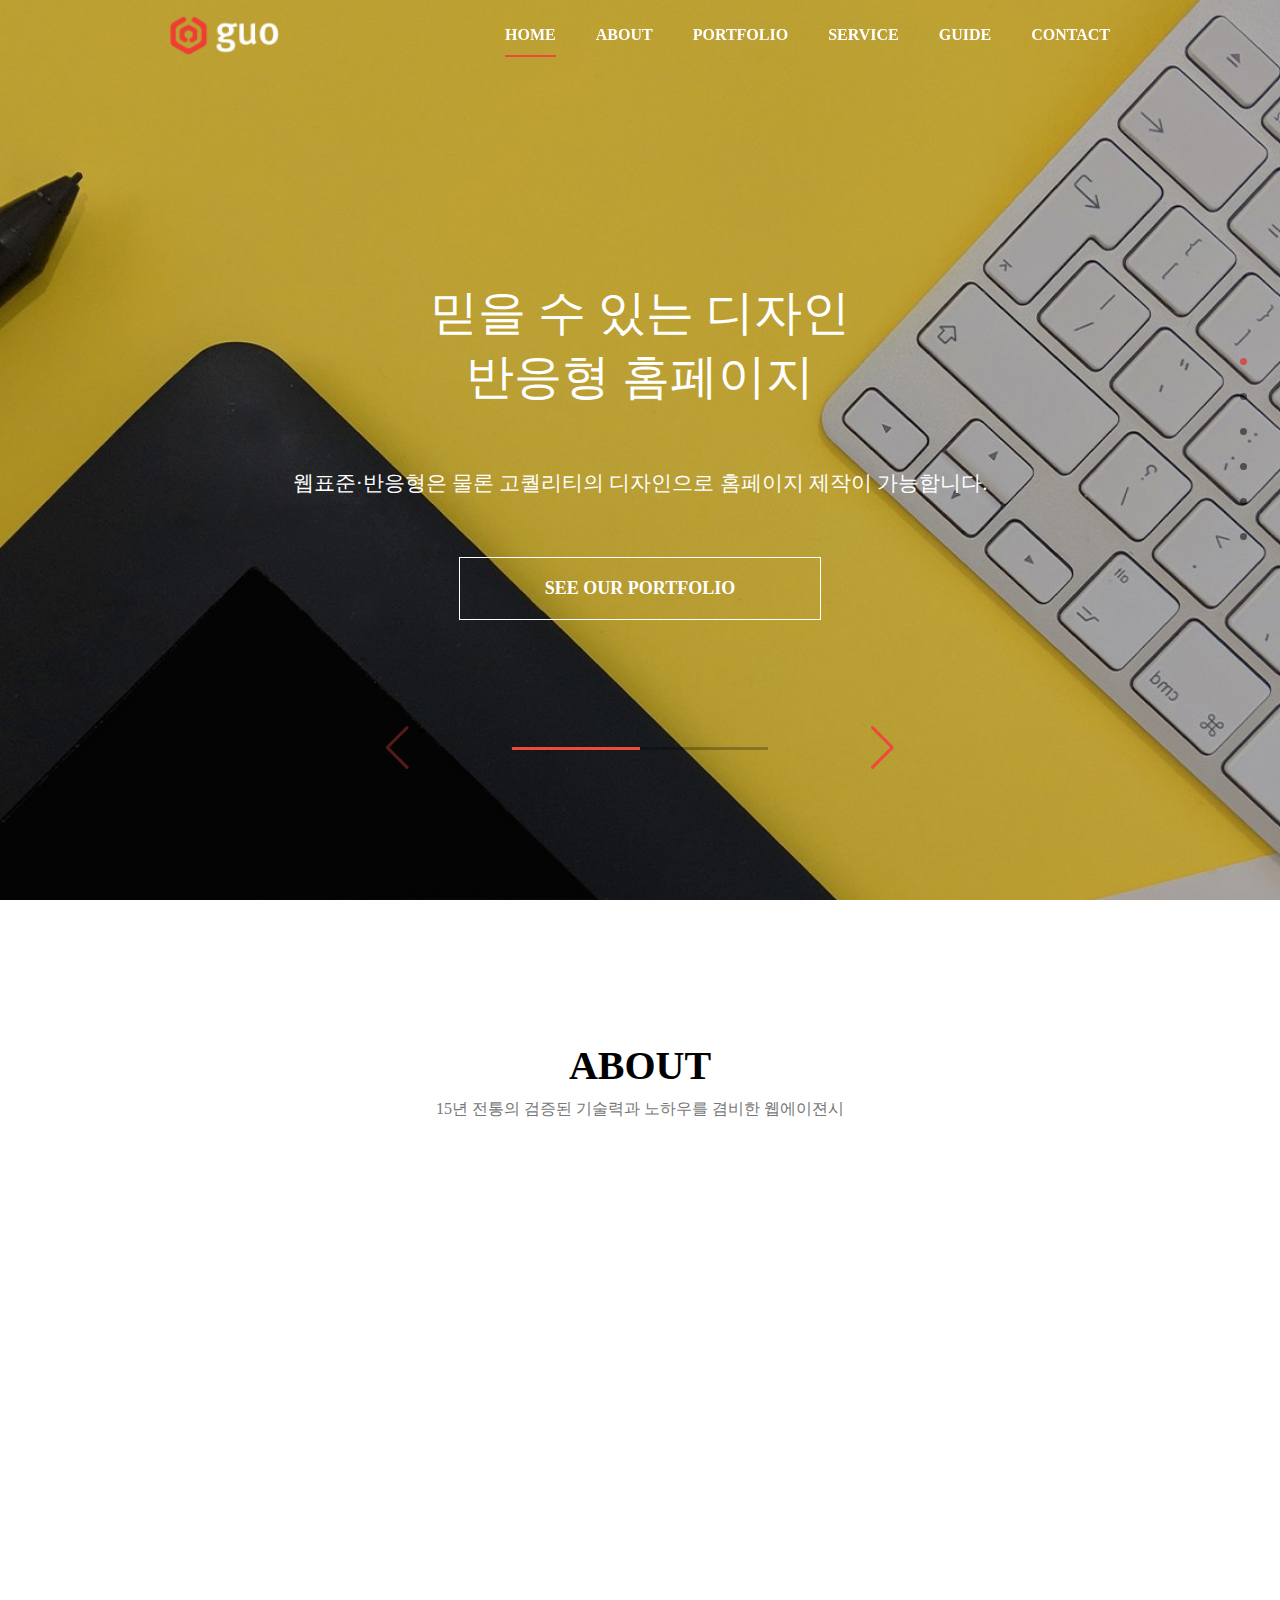
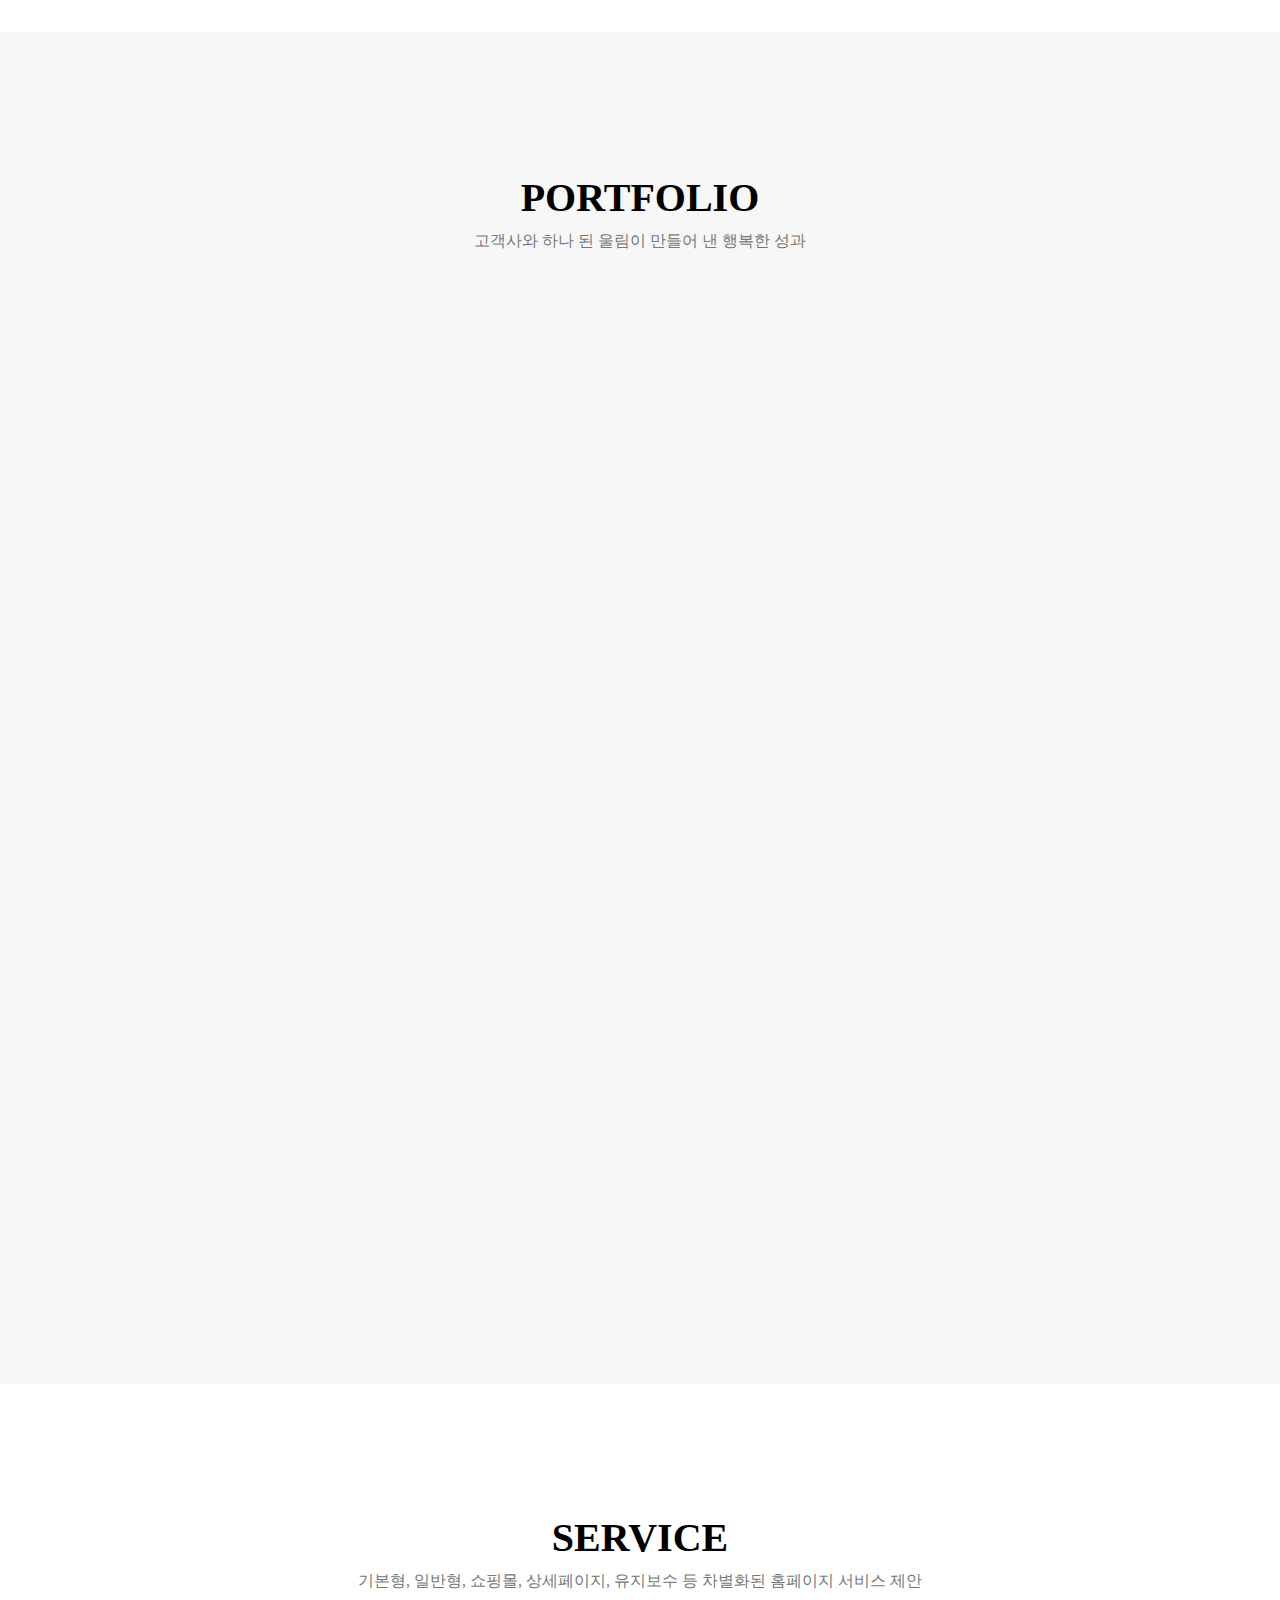
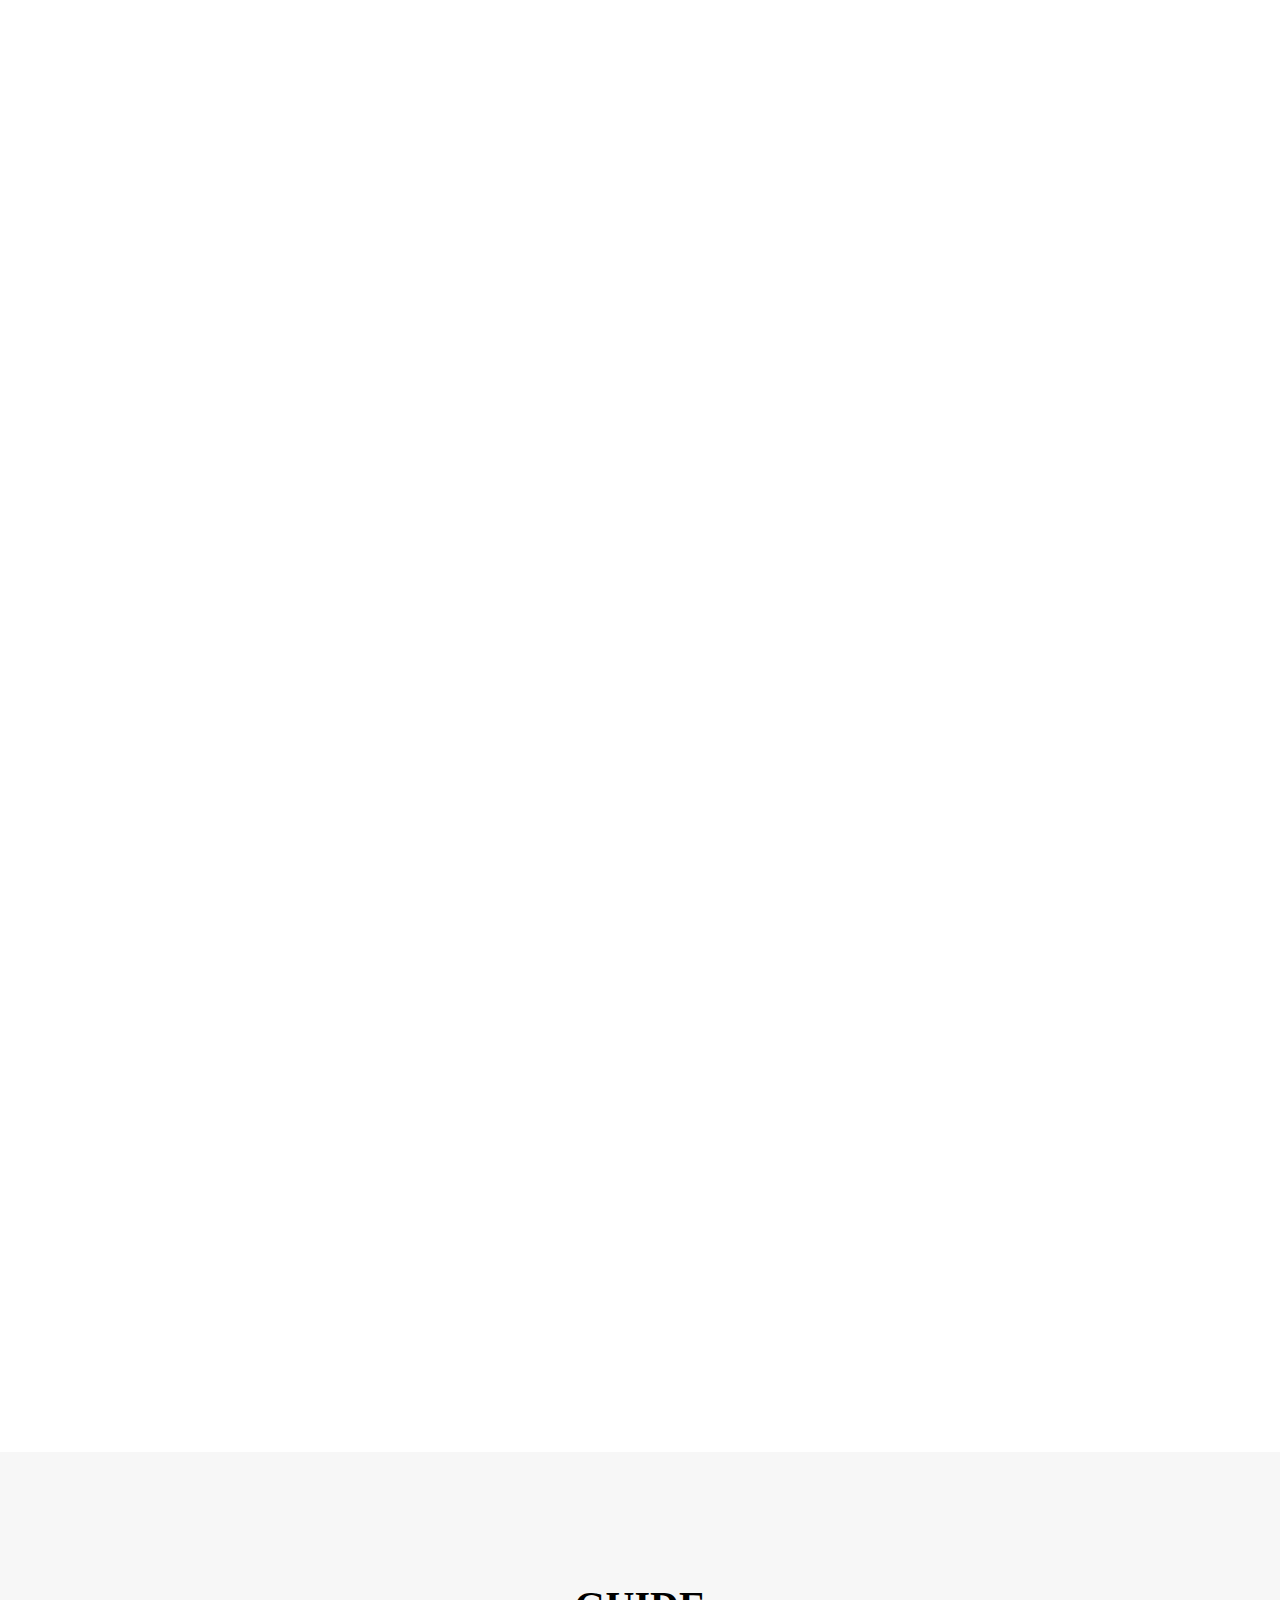
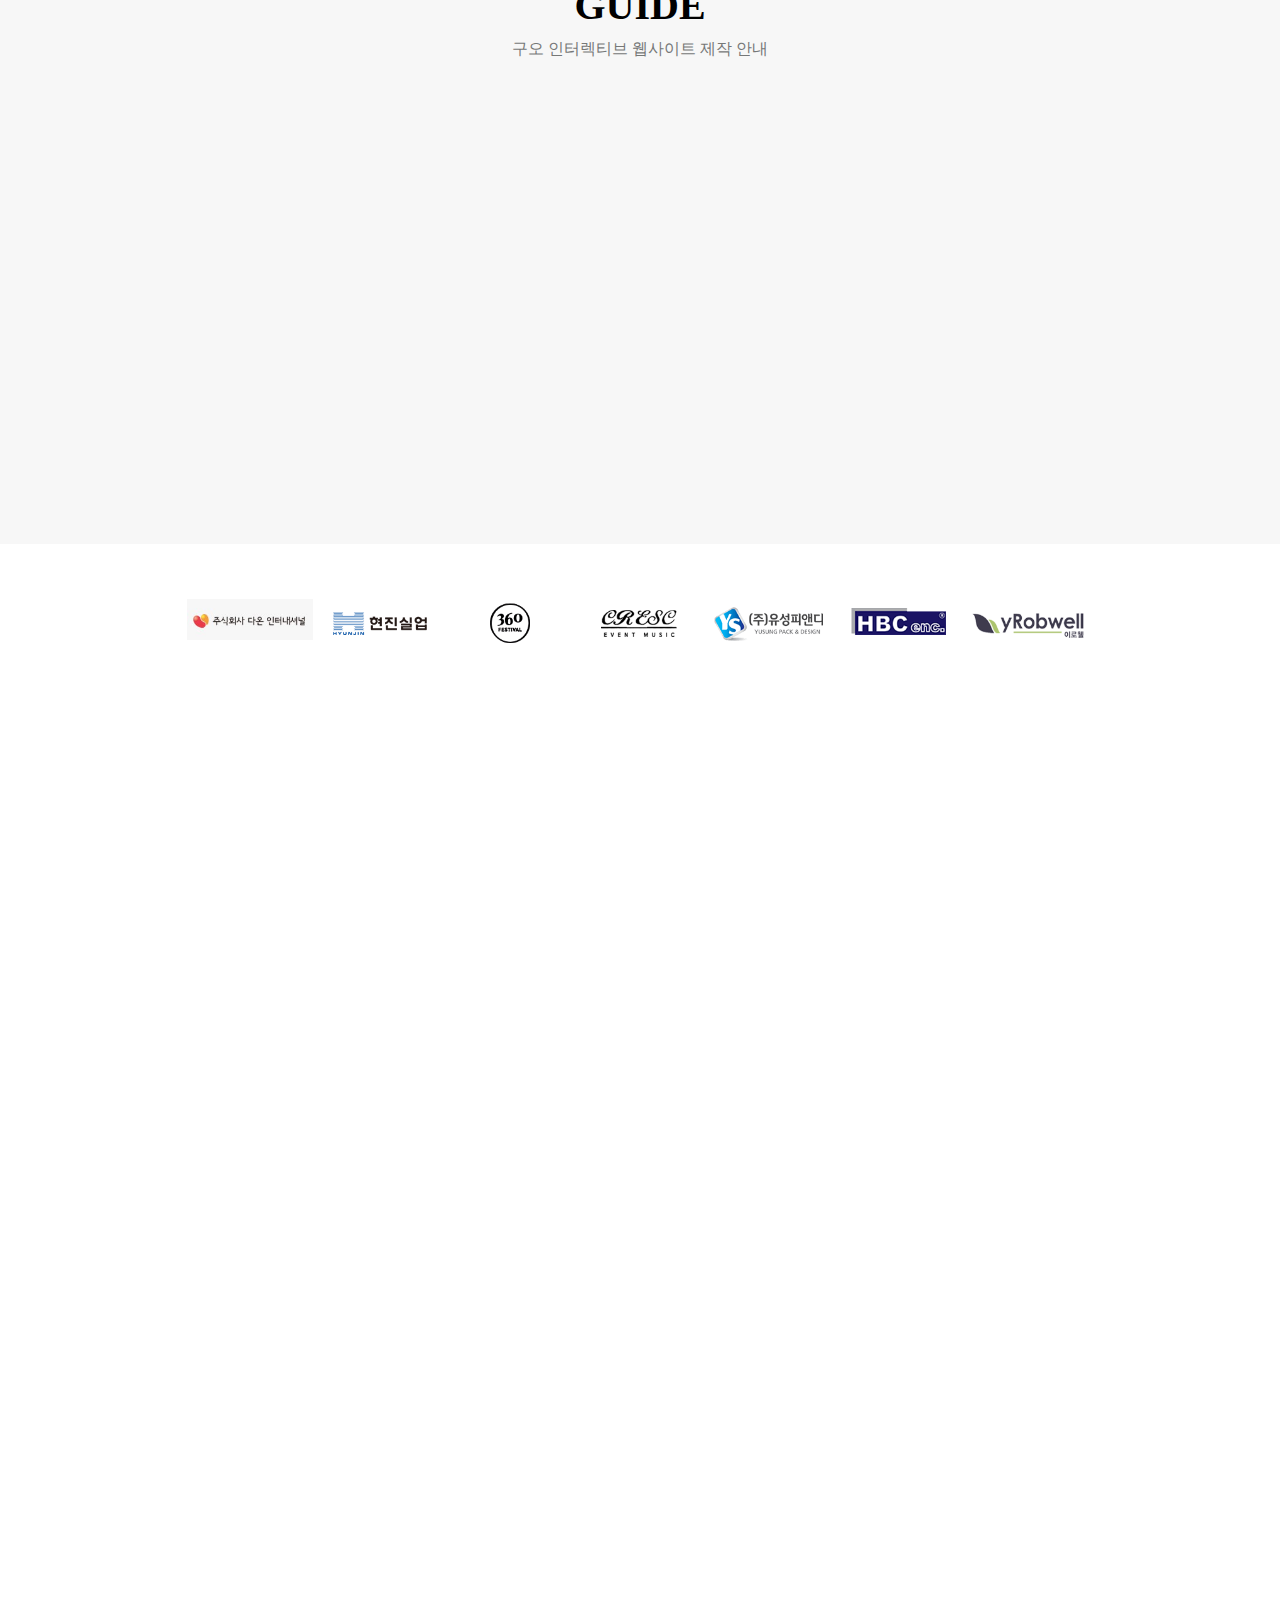
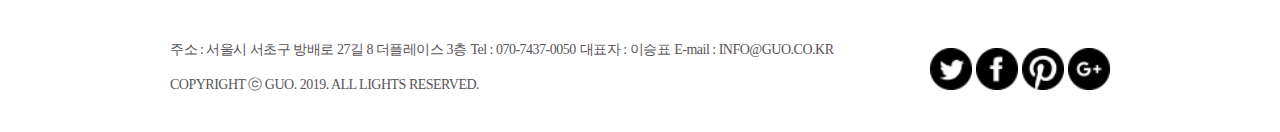
<file: project/project1/index.html>
﻿<!DOCTYPE html>
<html>
<head>
<title>guo</title>
<meta charset="utf-8">
<meta name="viewport" content="width=device-width, initial-scale=1.0, maximum-scale=1">
<link rel="stylesheet" href="css/swiper-bundle.min.css">      
<link rel="stylesheet" href="css/font-awesome.min.css">  
<link rel="stylesheet" href="css/font.css">         
<link rel="stylesheet" href="css/reset.css">      
<link rel="stylesheet" href="css/style.css">   
<script src="js/swiper-bundle.min.js"></script>     
<script src="js/jquery-1.10.1.min.js"></script> 
<script src="js/main.js"></script>      
</head>

    
<body>
    
<!--header-->    
<header id="header">
    <div class="top clearfix">
        <div class="top_inner">
            <div class="logo">
                <h1><a href=""><img src="images/logo-1.png" alt="logo"></a></h1>
            </div>
            <div class="menu">
                <nav id="gnb">
                    <ul>
                        <li><a href="">HOME</a></li>
                        <li><a href="">ABOUT</a></li>
                        <li><a href="">PORTFOLIO</a></li>
                        <li><a href="">SERVICE</a></li>
                        <li><a href="">GUIDE</a></li>
                        <li><a href="">CONTACT</a></li>
                    </ul>
                </nav>
                <a class="tab" href="">tab</a>
            </div>
        </div>    
    </div>
</header>
<div class="main_slider">
  <!-- Swiper -->
  <div class="swiper-container">
    <div class="swiper-wrapper">
        <div class="swiper-slide">
            <div class="slide-title">
                <span>믿을 수 있는 디자인
                <br>반응형 홈페이지</span>
                <p>웹표준·반응형은 물론 고퀄리티의 디자인으로 <br>홈페이지 제작이 가능합니다.</p>
                <div class="more">
                    <a href="">SEE OUR PORTFOLIO</a>
                </div>  
            </div>    
        </div>
        <div class="swiper-slide">
            <div class="slide-title">            
                <span>건설·건축·인테리어
                <br>홈페이지 전문</span>
                <p>인테리어·건축사사무소 홈페이지 제작을 전문으로 합니다.</p>
                <div class="more">
                    <a href="">SEE OUR SERVICES</a>
                </div>
            </div>                 
        </div>
        
    </div>    
    <!-- Add Pagination -->
    <div class="swiper-pagination"></div>
    <!-- Add Arrows -->
    <div class="swiper-button-next"></div>
    <div class="swiper-button-prev"></div>
</div>    
</div>    
    
<nav id="mobile">
    <ul>
        <li><a href="">HOME</a></li>
        <li><a href="">ABOUT</a></li>
        <li><a href="">PORTFOLIO</a></li>
        <li><a href="">SERVICE</a></li>
        <li><a href="">GUIDE</a></li>
        <li><a href="">CONTACT</a></li>
    </ul>
    <a class="close" href="">close</a>   
</nav>    
    
<!--section-->    
<section id="section">
    <div class="page1">
        <div class="title">
            <h2>ABOUT</h2>
            <P>15년 전통의 검증된 기술력과
            <br>노하우를 겸비한 웹에이젼시</P>
        </div>
        <div class="content1 clearfix">
            <ul>
                <li>
                    <a href="">
                        <div class="icon">
                            <img src="images/ic_phone.png" alt="ic_phone"></div>
                        <div class="text">
                            <dl>
                                <dt>웹사이트 제작</dt>
                                <dd>웹표준 및 웹접근성에 기반하여
                                <br>고퀄리티의 세련된 디자인과
                                <br>PC/태블릿/모바일의 화면크기에 따라
                                <br>레이아웃이 바뀌는
                                <br>반응형 홈페이지를 제작합니다.</dd>
                                <br><span>SEE DETAILS</span>
                            </dl>    
                        </div>
                    </a>    
                </li>
                <li>
                    <a href="">
                        <div class="icon">
                            <img src="images/ic_ruler.png" alt="ic_ruler"></div>
                        <div class="text">
                            <dl>
                                <dt>호스팅·유지보수</dt>
                                <dd>홈페이지 유지 보수는
                                <br>제작만큼 중요 합니다.
                                <br>구오에서는 고객과의 끊임없는
                                <br>의사소통을 통해 신속하고
                                <br>정확하게 처리해드립니다.</dd>
                                <br><span>SEE DETAILS</span>
                            </dl>    
                        </div>
                    </a>  
                </li>    
                <li>
                    <a href="">
                        <div class="icon">
                            <img src="images/ic_tool.png" alt="ic_tool">
                        </div>
                        <div class="text">
                            <dl>
                                <dt>건축·인테리어 전문</dt>
                                <dd>건축 사무소, 인테리어 업체의
                                <br>홈페이지 제작을 전문으로 하여
                                <br>원하시는 디자인을
                                <br>적극 수용하고
                                <br>필요한 솔루션을 제공합니다.</dd>
                                <br><span>SEE DETAILS</span>
                            </dl>    
                        </div>
                    </a>  
                </li>  
            </ul>
        </div>
    </div>
    <div class="page2">
        <div class="title">
            <h2>PORTFOLIO</h2>
            <P>고객사와 하나 된 울림이 만들어 낸 행복한 성과</P>
        </div>
        <div class="content2 clearfix">
            <ul>
                <li>
                    <a href="">
                        <div class="img">
                            <img src="images/portfolio1.jpg" alt="portfolio1">
                        </div>
                        <div class="text">
                            <strong>다온 인터렉티브</strong>
                            <span>영업용 템플릿 온라인 플랫폼 구축</span>
                        </div>
                    </a>
                </li>
                <li>
                    <a href="">
                        <div class="img">
                            <img src="images/portfolio2.jpg" alt="portfolio2">
                        </div>
                        <div class="text">
                            <strong>홈 스테리어</strong>
                            <span>리뉴얼 제작</span>
                        </div>
                    </a>
                </li>
                <li>
                    <a href="">
                        <div class="img">
                            <img src="images/portfolio3.jpg" alt="portfolio3">
                        </div>
                        <div class="text">
                            <strong>현진실업</strong>
                            <span>2016 디지털 캠페인</span>
                        </div>
                    </a>
                </li>
                <li>
                    <a href="">
                        <div class="img">
                            <img src="images/portfolio4.jpg" alt="portfolio4">
                        </div>
                        <div class="text">
                            <strong>올커머스</strong>
                            <span>비대면채널 전략 및 UXUI컨설팅</span>
                        </div>
                    </a>
                </li>
                <li>
                    <a href="">
                        <div class="img">
                            <img src="images/portfolio5.jpg" alt="portfolio5">
                        </div>
                        <div class="text">
                            <strong>운정의 아침</strong>
                            <span>서비스 온라인 플랫폼 구축</span>
                        </div>
                    </a>
                </li>
                <li>
                    <a href="">
                        <div class="img">
                            <img src="images/portfolio6.jpg" alt="portfolio6">
                        </div>
                        <div class="text">
                            <strong>어스엔</strong>
                            <span>APP 3.0 리뉴얼 구축</span>
                        </div>
                    </a>
                </li>
            </ul>
        </div> 
    </div>  
    <div class="page3">
        <div class="title">
            <h2>SERVICE</h2>
            <P>기본형, 일반형, 쇼핑몰, 상세페이지, 유지보수 등
            <br class="ti1">차별화된 홈페이지 서비스 제안</P>
        </div>
        <div class="content3">
            <ul>
                <li>
                    <a href="">
                        <div class="photo">
                            <img src="images/culture1.jpg" alt="culture1">
                        </div>
                        <div class="text">
                            <strong>WEBSITE
                            <br>합리적인 가격, 퀄리티 높은 홈페이지</strong>
                            <p>스마트폰이 대세인 시대,
                            <br>한번의 구축으로 PC는 물론 타블렛, 모바일 까지
                            <br>모든 기기에 맞게, 자동으로 화면이 유연하게 조절되어
                            <br>별도로 홈페이지를 따로 제작할 필요가 없습니다.</p>
                        </div>    
                    </a>
                </li>
                <li>
                    <a href="">
                        <div class="photo">
                            <img src="images/culture2.jpg" alt="culture2">
                        </div>
                        <div class="text">
                            <strong>SHOPPING MALL
                            <br>깔끔한 인터페이스, 소비심리유발  </strong>
                            <p>방문자의 유입패턴을 분석, 체계화 하여,
                            <br>어떤 컨텐츠를 찾는지, 구매연결
                            <br>상담연결까지 이끌어 내기 위한 시스템 노하우를 가지고
                            <br>쇼핑몰을 제작합니다.</p>
                        </div>
                    </a>
                </li>
                <li>
                    <a href="">
                        <div class="photo">
                            <img src="images/culture3.jpg" alt="culture3">
                        </div>
                        <div class="text">
                            <strong>DETALE PAGE
                            <br>제품정보를 효과적 전달, 상세페이지</strong>
                            <p>제품을 돋보이게 하는 깔끔한 디자인,
                            <br>직관적이고 보기 좋게 정보를 전달하는
                            <br>상세 페이지는
                            <br>고객의 소비심리를 유발하는데
                            <br>중요한 역할을 합니다.</p>
                        </div>
                    </a>
                </li>
                <li>
                    <a href="">
                        <div class="photo">
                            <img src="images/culture4.jpg" alt="culture4">
                        </div>
                        <div class="text">
                            <strong>MAINTENANCE
                            <br>홈페이지 유지관리 서비스</strong>
                            <p>불필요한 유지 보수 비용이 
                            <br>발생하지 않도록 각 기업에 맞는
                            <br>기본형 / 일반형 / 고급형의
                            <br>합리적인 유지보수 방법을 제안해 드립니다.</p>
                        </div>
                    </a>
                </li>
                <li>
                    <a href="">
                        <div class="photo">
                            <img src="images/culture5.jpg" alt="culture5">
                        </div>
                        <div class="text">
                            <strong>WORDPRESS
                            <br>워드프레스 홈페이지</strong>
                            <p>세계적으로는 다양한 웹브라우저들을 사용,
                            <br>반응형웹, SNS연동, 검색엔진 최적화, 손쉬운 관리로
                            <br>최고의 제작 노하우를 바탕으로 서비스를 제공합니다.</p>
                        </div>
                    </a>
                </li>
            </ul>
        </div>
    </div>
    <div class="page4">
        <div class="title">
            <h2>GUIDE</h2>
            <P>구오 인터렉티브 웹사이트 제작 안내</P>
        </div>
        <div class="content4 clearfix">
            <ul>
                <li>
                    <a href="">
                        <div class="banner">
                            <img src="images/img_award1.jpg" alt="award1">
                        </div>
                        <div class="text">
                            <dl>
                                <dt>웹사이트 제작안내</dt>
                                <dd>다양한 테마와 플러그인을 사용하여
                                <br>웹표준 및 웹접근성에 기반한
                                <br>홈페이지를 제작</dd>
                            </dl>
                        </div>
                    </a>
                </li>
                <li>
                    <a href="">
                        <div class="banner">
                            <img src="images/img_award2.jpg" alt="award2">
                        </div>
                        <div class="text">
                            <dl>
                                <dt>쇼핑몰 제작안내</dt>
                                <dd>다양한 솔루션과
                                <br>상세페이지 전문제작업체로써
                                <br>유지보수까지 해결</dd>
                            </dl>
                        </div>
                    </a>
                </li>
                <li>
                    <a href="">
                        <div class="banner">
                            <img src="images/img_award3.jpg" alt="award3">
                        </div>
                        <div class="text">
                            <dl>
                                <dt>상세페이지 제작안내</dt>
                                <dd>최적화된 상품기획 및
                                <br>컨셉과 디자인이 하나가 된
                                <br>맞춤제작 제공</dd>
                            </dl>
                        </div>
                    </a>
                </li>
            </ul>
        </div>
        <div class="award_list clearfix">
            <ul>
                <li><a href=""><img src="images/signature1.jpg" alt="award4"></a></li>
                <li><a href=""><img src="images/signature2.jpg" alt="award5"></a></li>
                <li><a href=""><img src="images/signature3.jpg" alt="award6"></a></li>
                <li><a href=""><img src="images/signature4.jpg" alt="award7"></a></li>
                <li><a href=""><img src="images/signature5.jpg" alt="award8"></a></li>
                <li><a href=""><img src="images/signature6.jpg" alt="award9"></a></li>
                <li><a href=""><img src="images/signature7.jpg" alt="award10"></a></li>
            </ul>
        </div>
    </div>

    <div class="page5">
        <div class="title">
            <h2>CONTACT US</h2>
            <P>다양한 경험과 노하우로 성공을 설계 합니다.</P>
        </div>  
        <div class="content5 clearfix">
            <form action="">
                <input type="text" value="" placeholder="YOUR NAME*" class="name">
                <input type="email" value="" placeholder="YOUR E-MAIL*" class="email">
                <input type="text" value="" placeholder="SUBJECT*" class="subject">
                <textarea class="message" placeholder="YOUR MESSAGE*"></textarea>
                <input type="submit" value="Send Message">
            </form>
        </div>
    </div>        
</section>
    
<!--footer-->    
<footer id="footer" class="clearfix">
    <div class="address">
        <span>주소 : 서울시 서초구 방배로 27길 8 더플레이스 3층</span>
        <span>Tel : 070-7437-0050</span>
        <br class="add1"><span><br class="add3">대표자 : 이승표</span>
        <span>E-mail : INFO@GUO.CO.KR</span>
        <br class="add2"><span>COPYRIGHT ⓒ GUO. 2019. ALL LIGHTS RESERVED.</span>
    </div>
    <div class="sns">
        <ul>
            <li><a href=""><img src="images/sns1.png" alt="sns1"></a></li>
            <li><a href=""><img src="images/sns2.png" alt="sns2"></a></li>
            <li><a href=""><img src="images/sns3.png" alt="sns3"></a></li>
            <li><a href=""><img src="images/sns4.png" alt="sns4"></a></li>
        </ul>
    </div>
</footer>
<div class="controller">
    <ul>
		<li><a href="">button1</a></li>
		<li><a href="">button2</a></li>
		<li><a href="">button3</a></li>
		<li><a href="">button4</a></li>
		<li><a href="">button5</a></li>
		<li><a href="">button6</a></li>
    </ul>    
</div>    
<div class="dim"></div>    
       
</body>
</html>
</file>
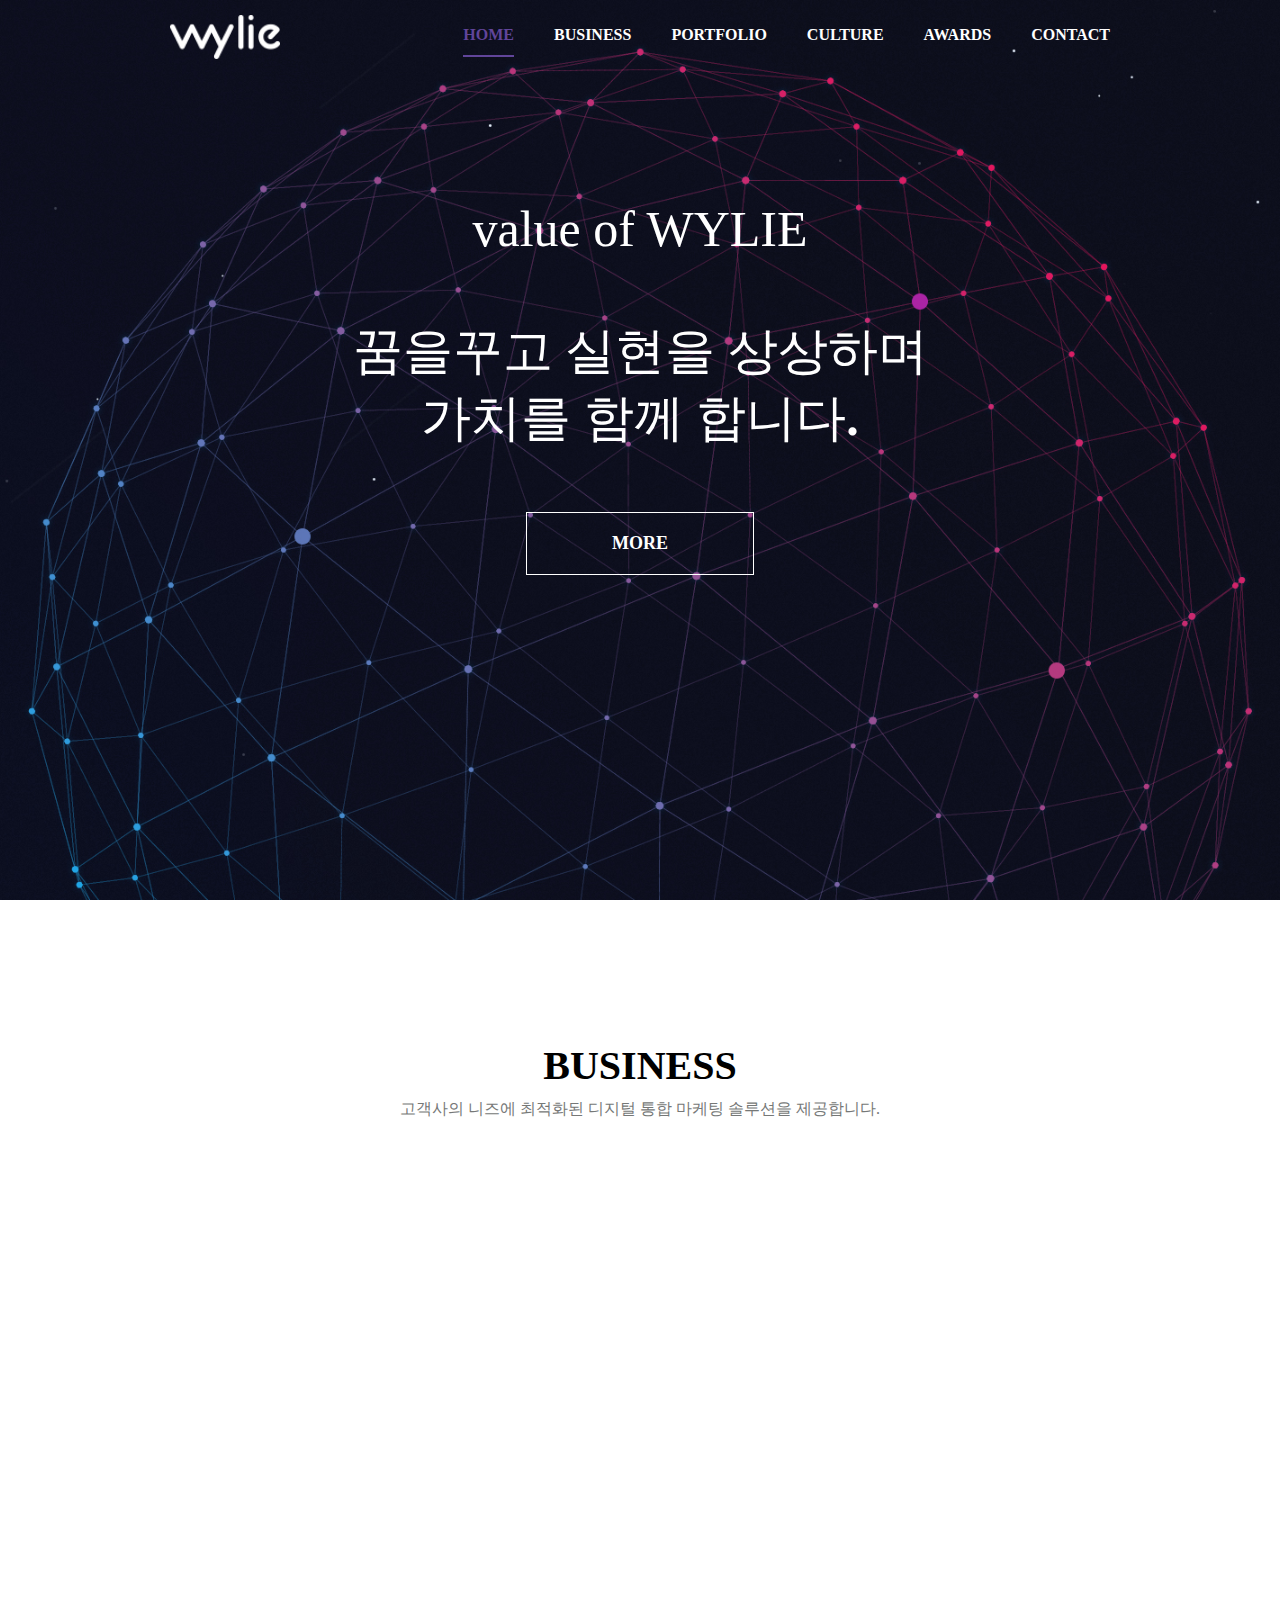
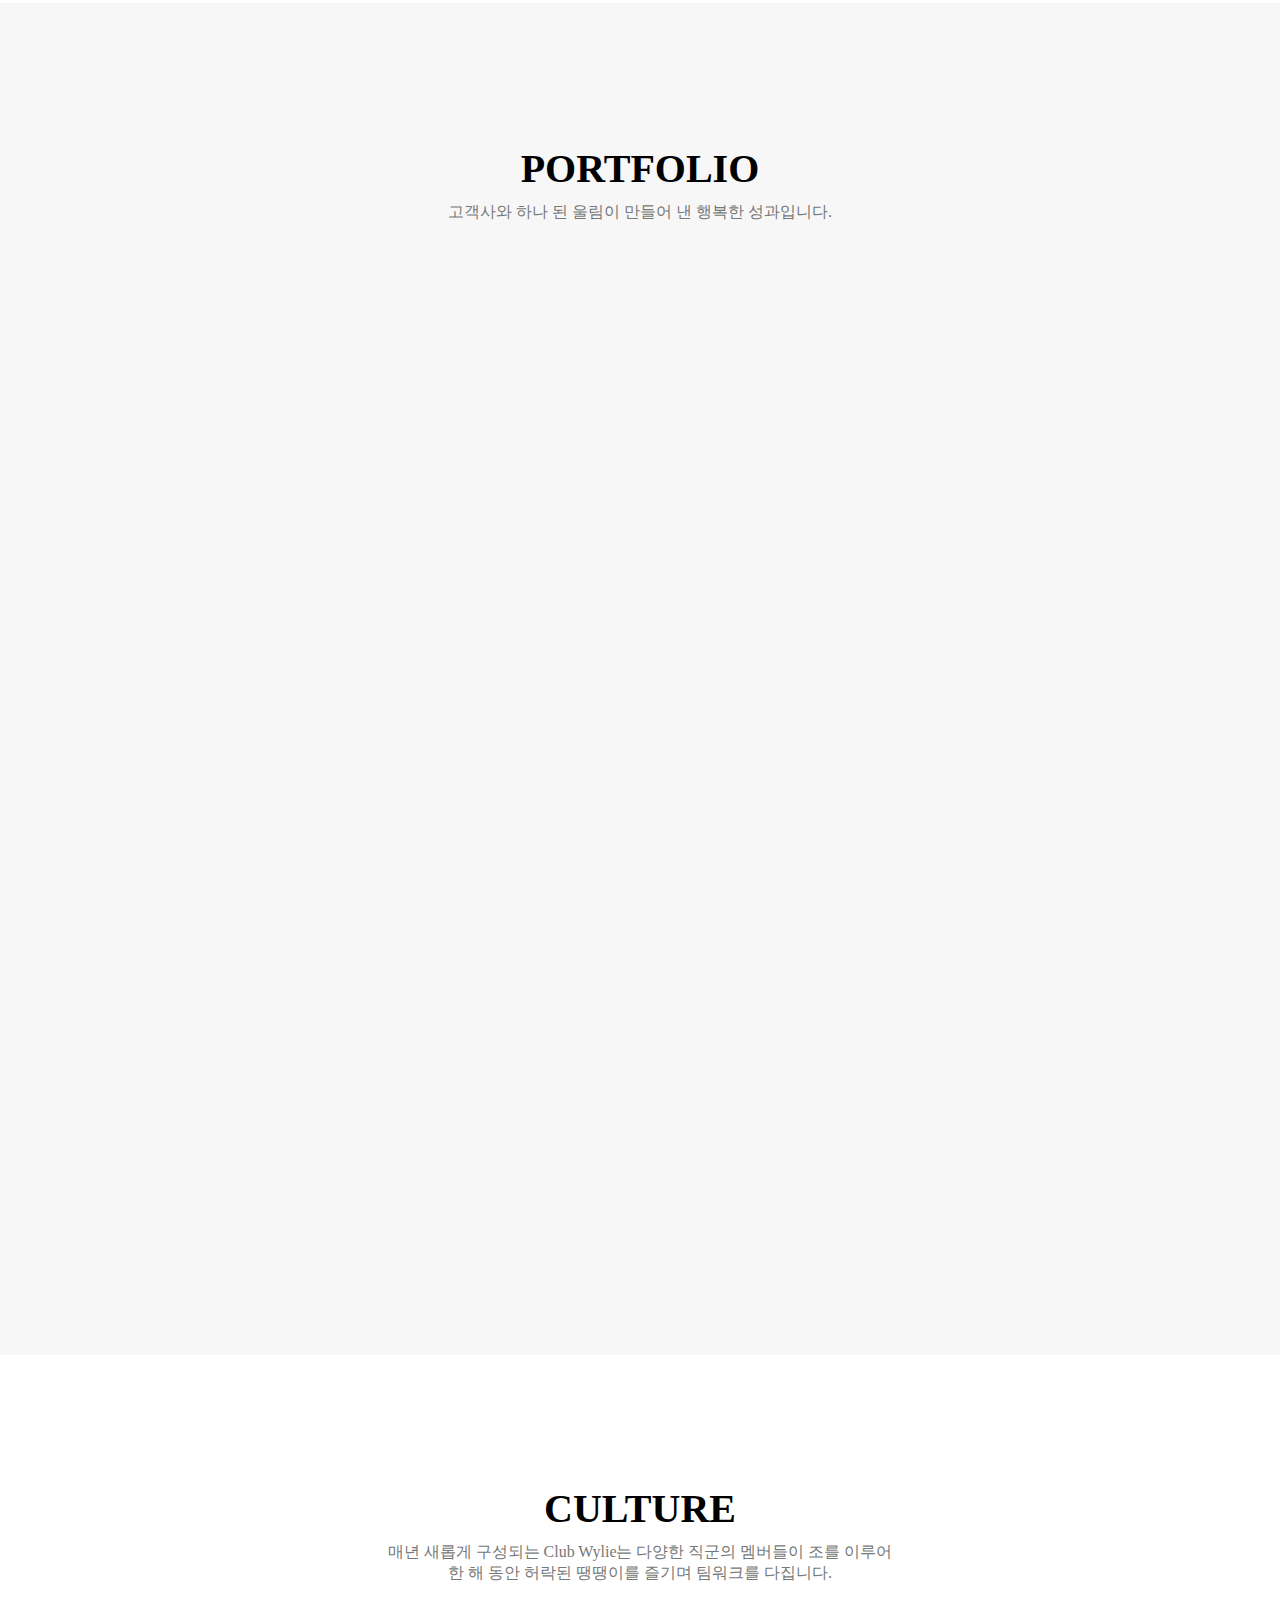
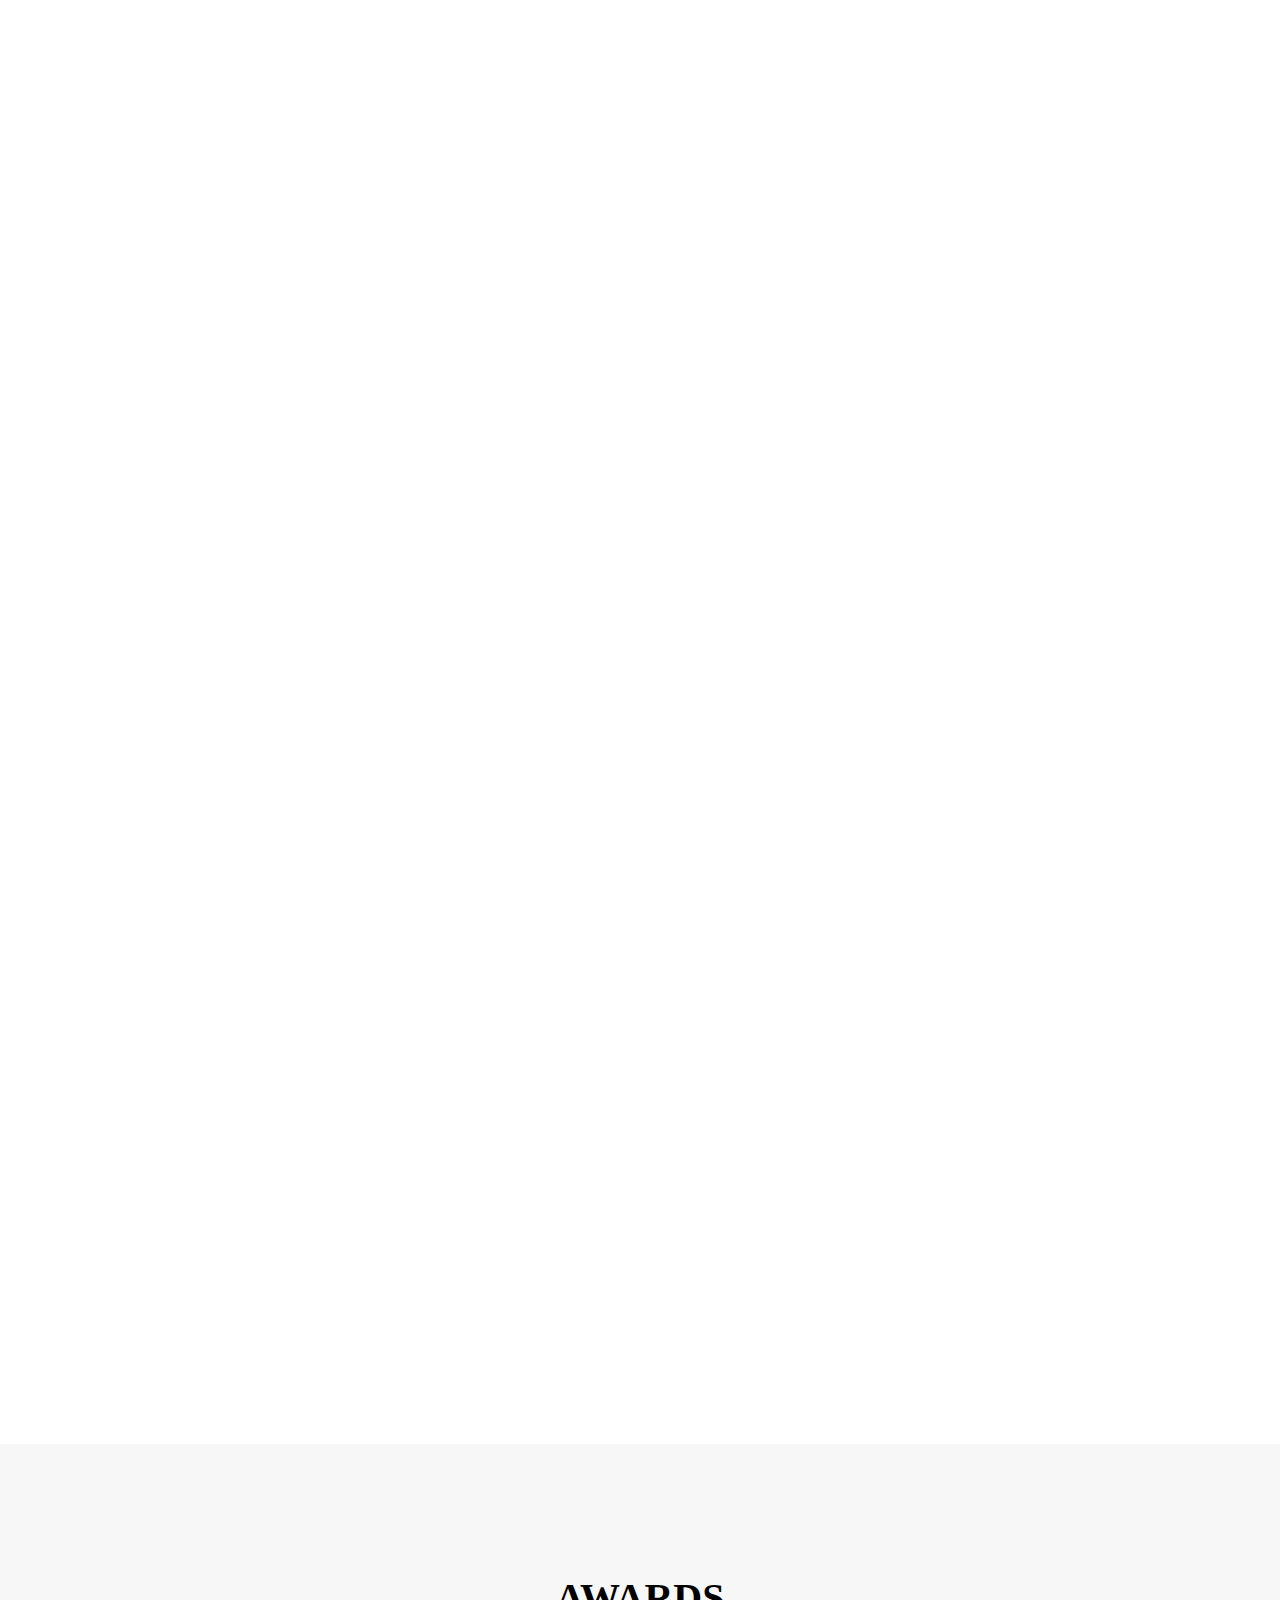
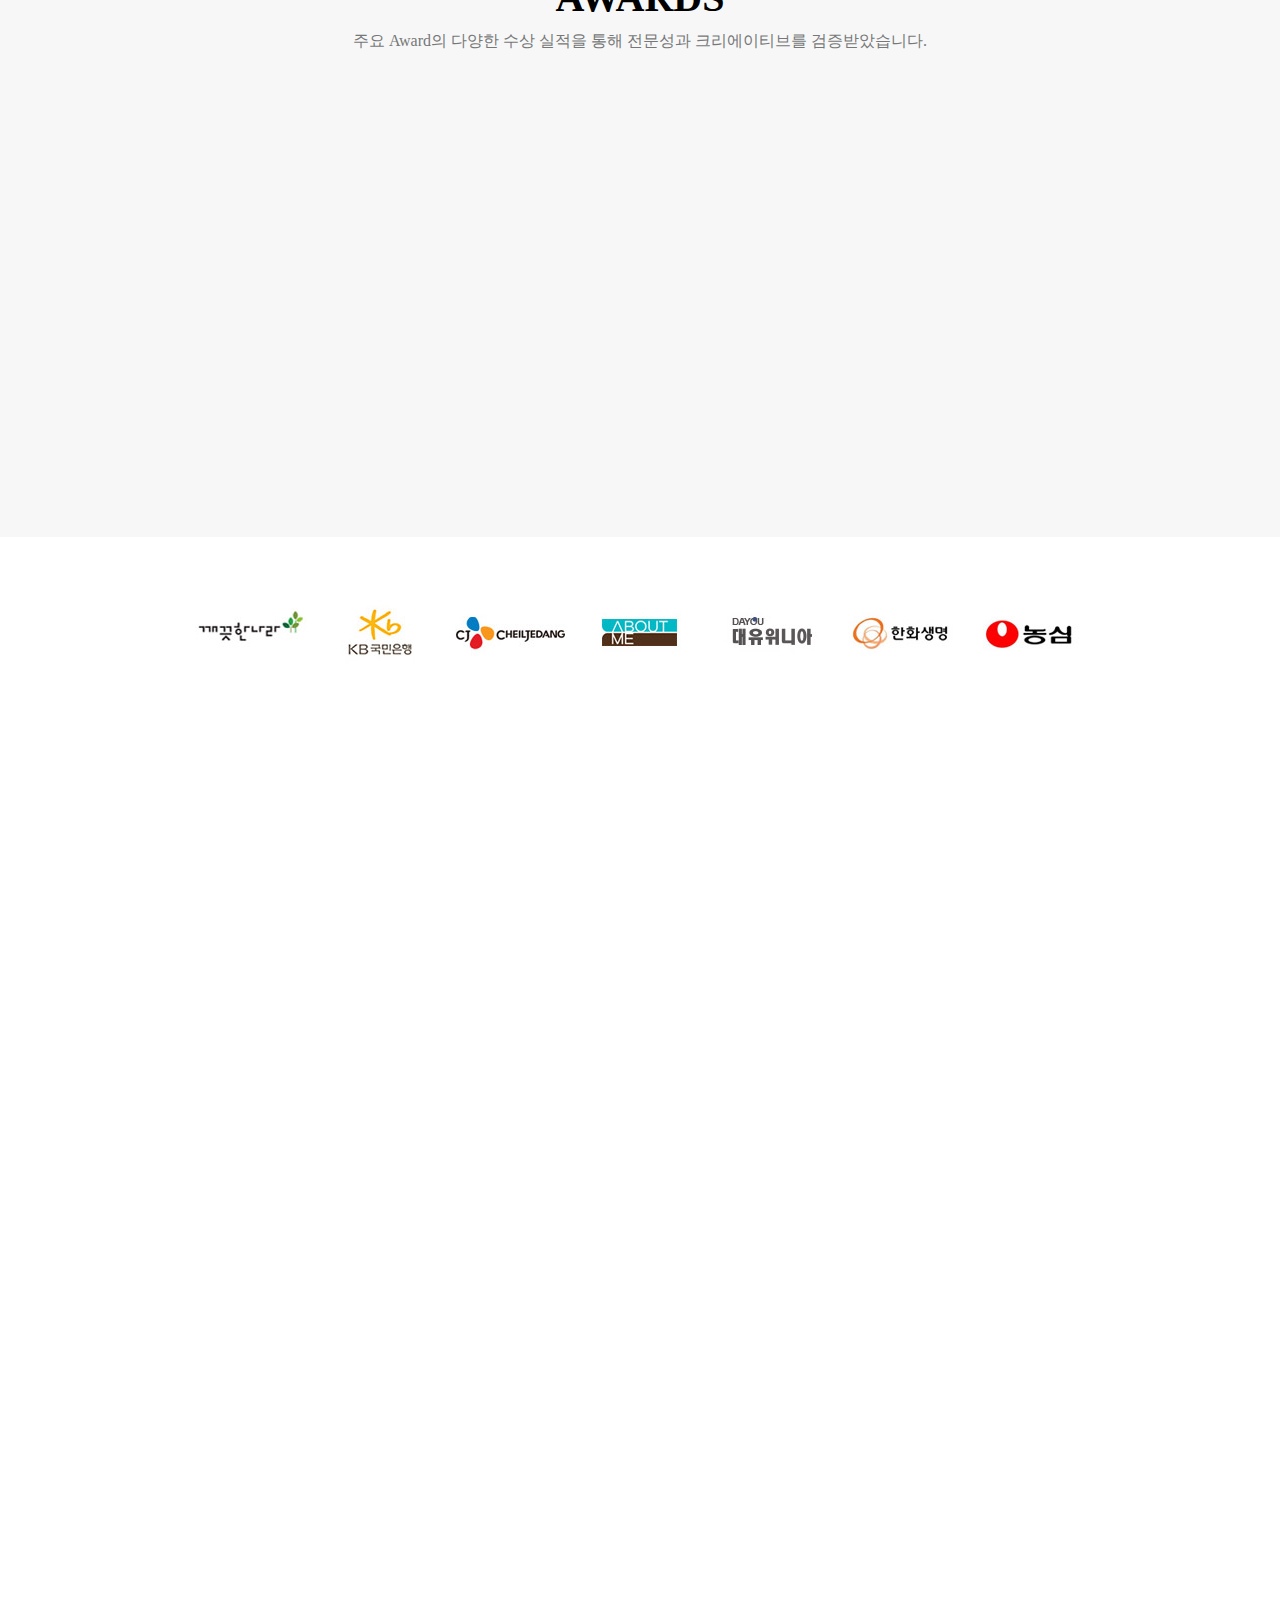
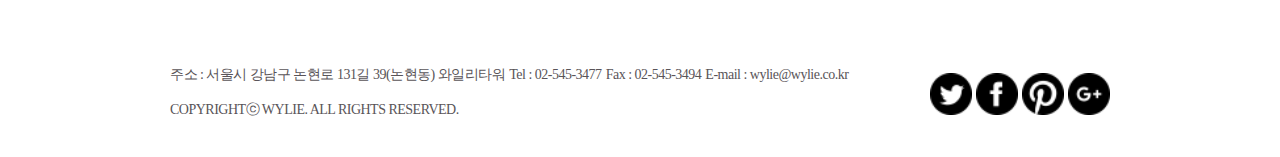
<file: project/project4/index.html>
﻿<!DOCTYPE html>
<html>
<head>
<title>Wylie</title>
<meta charset="utf-8">
<meta name="viewport" content="width=device-width, initial-scale=1.0, maximum-scale=1">
<link rel="stylesheet" href="css/swiper-bundle.min.css">      
<link rel="stylesheet" href="css/font-awesome.min.css"> 
<link rel="stylesheet" href="css/font.css"> 
<link rel="stylesheet" href="css/reset.css">     
<link rel="stylesheet" href="css/style.css">         
<script src="js/jquery-1.10.1.min.js"></script>
<script src="js/swiper-bundle.min.js"></script>     
<script src="js/main.js"></script>      
</head>

<body>
<!--header-->    
<header id="header">
    <div class="top clearfix">
        <div class="top_inner">
            <div class="logo">
                <h1><a href=""><img src="images/logo.png" alt="logo"></a></h1>
            </div>
            <div class="menu">
                <nav id="gnb">
                    <ul>
                        <li><a href="">HOME</a></li>
                        <li><a href="">BUSINESS</a></li>
                        <li><a href="">PORTFOLIO</a></li>
                        <li><a href="">CULTURE</a></li>
                        <li><a href="">AWARDS</a></li>
                        <li><a href="">CONTACT</a></li>
                    </ul>
                </nav>
                <a class="tab" href="">tab</a>
            </div>
        </div>    
    </div>
    
    <div class="main_slider">
        <div class="slider-container">
            <div class="slider-title">
                    <span>value of WYLIE</span>
                    <p>꿈을꾸고 실현을 상상하며
                    <br>가치를 함께 합니다.</p>
                <div class="more">
                    <a href="">MORE</a>
                </div>    
            </div>    
        </div>
    </div>
</header>
<nav id="mobile">
    <ul>
        <li><a href="">HOME</a></li>
        <li><a href="">BUSINESS</a></li>
        <li><a href="">PORTFOLIO</a></li>
        <li><a href="">CULTURE</a></li>
        <li><a href="">AWARDS</a></li>
        <li><a href="">CONTACT</a></li>
    </ul>
    <a class="close" href="">close</a>   
</nav>    
    
<!--section-->    
<section id="section">
    <div class="page1">
        <div class="title">
            <h2>BUSINESS</h2>
            <P>고객사의 니즈에 최적화된
            <br>디지털 통합 마케팅 솔루션을 제공합니다.</P>
        </div>
        <div class="content1 clearfix">
            <ul>
                <li>
                    <a href="">
                        <div class="icon">
                            <img src="images/icon_business1.jpg" alt="icon1"></div>
                        <div class="text">
                            <dl>
                                <dt>Platform Creation</dt>
                                <dd>웹/앱 플랫폼 디자인
                                <br>뉴미디어 플랫폼 디자인
                                <br>웹/모바일 퍼블리싱
                                <br>jsp / asp / php / .net 개발
                                <br>iOS / Android개발
                                <br>클라우드 세팅 / 운영</dd>
                            </dl>    
                        </div>
                    </a>    
                </li>
                <li>
                    <a href="">
                        <div class="icon">
                            <img src="images/icon_business2.jpg" alt="icon2"></div>
                        <div class="text">
                            <dl>
                                <dt>Marketion COMM.</dt>
                                <dd>마케팅 전략 컨설팅
                                <br>광고 캠페인 기획 운영
                                <br>온, 오프 프로모션 기획 운영
                                <br>바이럴, SNS 기획 운영
                                <br>마케팅 KPI 관리</dd>
                            </dl>    
                        </div>
                    </a>  
                </li>    
                <li>
                    <a href="">
                        <div class="icon">
                            <img src="images/icon_business3.jpg" alt="icon3">
                        </div>
                        <div class="text">
                            <dl>
                                <dt>Maintenance</dt>
                                <dd>플랫폼 활성화 기획
                                <br>프로모션, 배너 디자인
                                <br>호스팅 개발 운영
                                <br>모니터링, 로그분석, 리포팅
                                <br>고객 CS 관리</dd>
                            </dl>    
                        </div>
                    </a>  
                </li>  
            </ul>
        </div>
    </div>
    <div class="page2">
        <div class="title">
            <h2>PORTFOLIO</h2>
            <P>고객사와 하나 된 울림이 만들어 낸 행복한 성과입니다.</P>
        </div>
        <div class="content2 clearfix">
            <ul>
                <li>
                    <a href="">
                        <div class="img">
                            <img src="images/portfolio1.jpg" alt="portfolio1">
                        </div>
                        <div class="text">
                            <strong>한화 리조트</strong>
                            <span>영업용 템플릿 온라인 플랫폼 구축</span>
                        </div>
                    </a>
                </li>
                <li>
                    <a href="">
                        <div class="img">
                            <img src="images/portfolio2.jpg" alt="portfolio2">
                        </div>
                        <div class="text">
                            <strong>ABOUT ME 쇼핑몰</strong>
                            <span>리뉴얼 제작</span>
                        </div>
                    </a>
                </li>
                <li>
                    <a href="">
                        <div class="img">
                            <img src="images/portfolio3.jpg" alt="portfolio3">
                        </div>
                        <div class="text">
                            <strong>CJ BYO유산균</strong>
                            <span>2016 디지털 캠페인</span>
                        </div>
                    </a>
                </li>
                <li>
                    <a href="">
                        <div class="img">
                            <img src="images/portfolio4.jpg" alt="portfolio4">
                        </div>
                        <div class="text">
                            <strong>대구은행</strong>
                            <span>비대면채널 전략 및 UXUI컨설팅</span>
                        </div>
                    </a>
                </li>
                <li>
                    <a href="">
                        <div class="img">
                            <img src="images/portfolio5.jpg" alt="portfolio5">
                        </div>
                        <div class="text">
                            <strong>대유위니아</strong>
                            <span>서비스 온라인 플랫폼 구축</span>
                        </div>
                    </a>
                </li>
                <li>
                    <a href="">
                        <div class="img">
                            <img src="images/portfolio6.jpg" alt="portfolio6">
                        </div>
                        <div class="text">
                            <strong>쥬비스 다이어트</strong>
                            <span>APP 3.0 리뉴얼 구축</span>
                        </div>
                    </a>
                </li>
            </ul>
        </div> 
    </div>  
    <div class="page3">
        <div class="title">
            <h2>CULTURE</h2>
            <P>매년 새롭게 구성되는 Club Wylie는
            <br class="ti1">다양한 직군의 멤버들이 조를 이루어
            <br class="ti2">한 해 동안 허락된 땡땡이를 즐기며
            <br class="ti1">팀워크를 다집니다.</P>
        </div>
        <div class="content3">
            <ul>
                <li>
                    <a href="">
                        <div class="photo">
                            <img src="images/culture1.jpg" alt="culture1">
                        </div>
                        <div class="text">
                            <strong>PLAY - Wyile Club
                            <br>조조 영화, 맛집 탐방, 1박 2일</strong>
                            <p>"잘 노는 것도 능력"이라는 모토 아래,
                            <br>조조영화를 보고, 맛집을 찾고, 나들이를 떠나며,
                            <br>잘 놀기만 하면 연말 해외여행 포상까지 기다리고 있는
                            <br>와일리만의 Friendship Activity입니다.</p>
                        </div>    
                    </a>
                </li>
                <li>
                    <a href="">
                        <div class="photo">
                            <img src="images/culture2.jpg" alt="culture2">
                        </div>
                        <div class="text">
                            <strong>PLAY - WYLIE Refresh
                            <br>한 달에 한 번 여유로운 시간</strong>
                            <p>매월 첫 번째 금요일은 여유롭습니다.
                            <br>점심시간 이후 오후 1시 부터 2시까지 각 팀별/그룹별 간
                            <br>리프레쉬 시간을 함께 하며 사무실을 벗어나
                            <br>생기를 되찾습니다.</p>
                        </div>
                    </a>
                </li>
                <li>
                    <a href="">
                        <div class="photo">
                            <img src="images/culture3.jpg" alt="culture3">
                        </div>
                        <div class="text">
                            <strong>EAT - Wyile Kitchen
                            <br>집밥을 함께 하고픈 마음</strong>
                            <p>매일 점심, 모두 모여 함께 식사를 합니다.
                            <br>바쁜 업무 속에서 식사만큼은 꼭 제대로 된 ‘집밥’을
                            <br>챙겨 먹어야 하는 와일리의 철학 때문입니다.
                            <br>정성 가득한 ‘와일리백반’ 덕분에
                            <br>오늘도 와일리의 프로젝트는 ‘밥심’으로 완성됩니다.</p>
                        </div>
                    </a>
                </li>
                <li>
                    <a href="">
                        <div class="photo">
                            <img src="images/culture4.jpg" alt="culture4">
                        </div>
                        <div class="text">
                            <strong>EAT - WYLIE Cafe
                            <br>커피향과 함께 시작하는 하루</strong>
                            <p>매일 아침, 은은한 커피향이
                            <br>가득한 곳에서 힘찬 하루를 시작합니다.
                            <br>커피 한 잔으로 나누는 멤버들의 위로와 수다 속에서
                            <br>와일리의 크리에이티브는 매일 새롭게 태어납니다.</p>
                        </div>
                    </a>
                </li>
                <li>
                    <a href="">
                        <div class="photo">
                            <img src="images/culture5.jpg" alt="culture5">
                        </div>
                        <div class="text">
                            <strong>STUDY - WYLIE Study
                            <br>학생 때 못 다한 공부 지금도 늦지 않았다</strong>
                            <p>지식의 공유, 업무 스킬의 공유,
                            <br>상식의 공유, 트렌드 및 환경 변화의 공유 등을 목표로
                            <br>자유로운 스터디 문화 조성을 통해 개인 및 팀 역량 향상</p>
                        </div>
                    </a>
                </li>
            </ul>
        </div>
    </div>
    <div class="page4">
        <div class="title">
            <h2>AWARDS</h2>
            <P>주요 Award의 다양한 수상 실적을 통해
            <br>전문성과 크리에이티브를 검증받았습니다.</P>
        </div>
        <div class="content4 clearfix">
            <ul>
                <li>
                    <a href="">
                        <div class="banner">
                            <img src="images/img_award1.jpg" alt="award1">
                        </div>
                        <div class="text">
                            <dl>
                                <dt>KB스타뱅킹</dt>
                                <dd>App Award Korea 2018
                                <br>기술이노베이션
                                <br>대상</dd>
                            </dl>
                        </div>
                    </a>
                </li>
                <li>
                    <a href="">
                        <div class="banner">
                            <img src="images/img_award2.jpg" alt="award2">
                        </div>
                        <div class="text">
                            <dl>
                                <dt>서울성모병원</dt>
                                <dd>Web Award Korea 2018
                                <br>종합의료분야 &amp; 건강/의료분야
                                <br>대상</dd>
                            </dl>
                        </div>
                    </a>
                </li>
                <li>
                    <a href="">
                        <div class="banner">
                            <img src="images/img_award3.jpg" alt="award3">
                        </div>
                        <div class="text">
                            <dl>
                                <dt>어바웃미</dt>
                                <dd>Web Award Korea 2018
                                <br>제품브랜드분야
                                <br>대상</dd>
                            </dl>
                        </div>
                    </a>
                </li>
            </ul>
        </div>
        <div class="award_list clearfix">
            <ul>
                <li><a href=""><img src="images/signature1.jpg" alt="award4"></a></li>
                <li><a href=""><img src="images/signature2.jpg" alt="award5"></a></li>
                <li><a href=""><img src="images/signature3.jpg" alt="award6"></a></li>
                <li><a href=""><img src="images/signature4.jpg" alt="award7"></a></li>
                <li><a href=""><img src="images/signature5.jpg" alt="award8"></a></li>
                <li><a href=""><img src="images/signature6.jpg" alt="award9"></a></li>
                <li><a href=""><img src="images/signature7.jpg" alt="award10"></a></li>
            </ul>
        </div>
    </div>

    <div class="page5">
        <div class="title">
            <h2>CONTACT US</h2>
            <P>다양한 경험과 노하우로 성공을 설계합니다.</P>
        </div>  
        <div class="content5 clearfix">
            <form action="">
                <input type="text" value="" placeholder="YOUR NAME*" class="name">
                <input type="email" value="" placeholder="YOUR E-MAIL*" class="email">
                <input type="text" value="" placeholder="SUBJECT*" class="subject">
                <textarea class="message" placeholder="YOUR MESSAGE*"></textarea>
                <input type="submit" value="Send Message">
            </form>
        </div>
    </div>        
</section>
    
<!--footer-->    
<footer id="footer" class="clearfix">
    <div class="address">
        <span>주소 : 서울시 강남구 논현로 131길 39(논현동) 와일리타워</span>
        <span>Tel : 02-545-3477</span>
        <br class="add1"><span><br class="add3">Fax : 02-545-3494</span>
        <span>E-mail : wylie@wylie.co.kr</span>
        <br class="add2"><span>COPYRIGHTⓒ WYLIE. ALL RIGHTS RESERVED.</span>
    </div>
    <div class="sns">
        <ul>
            <li><a href=""><img src="images/sns1.png" alt="sns1"></a></li>
            <li><a href=""><img src="images/sns2.png" alt="sns2"></a></li>
            <li><a href=""><img src="images/sns3.png" alt="sns3"></a></li>
            <li><a href=""><img src="images/sns4.png" alt="sns4"></a></li>
        </ul>
    </div>
</footer>
<div class="dim"></div>    
</body>
</html>
</file>
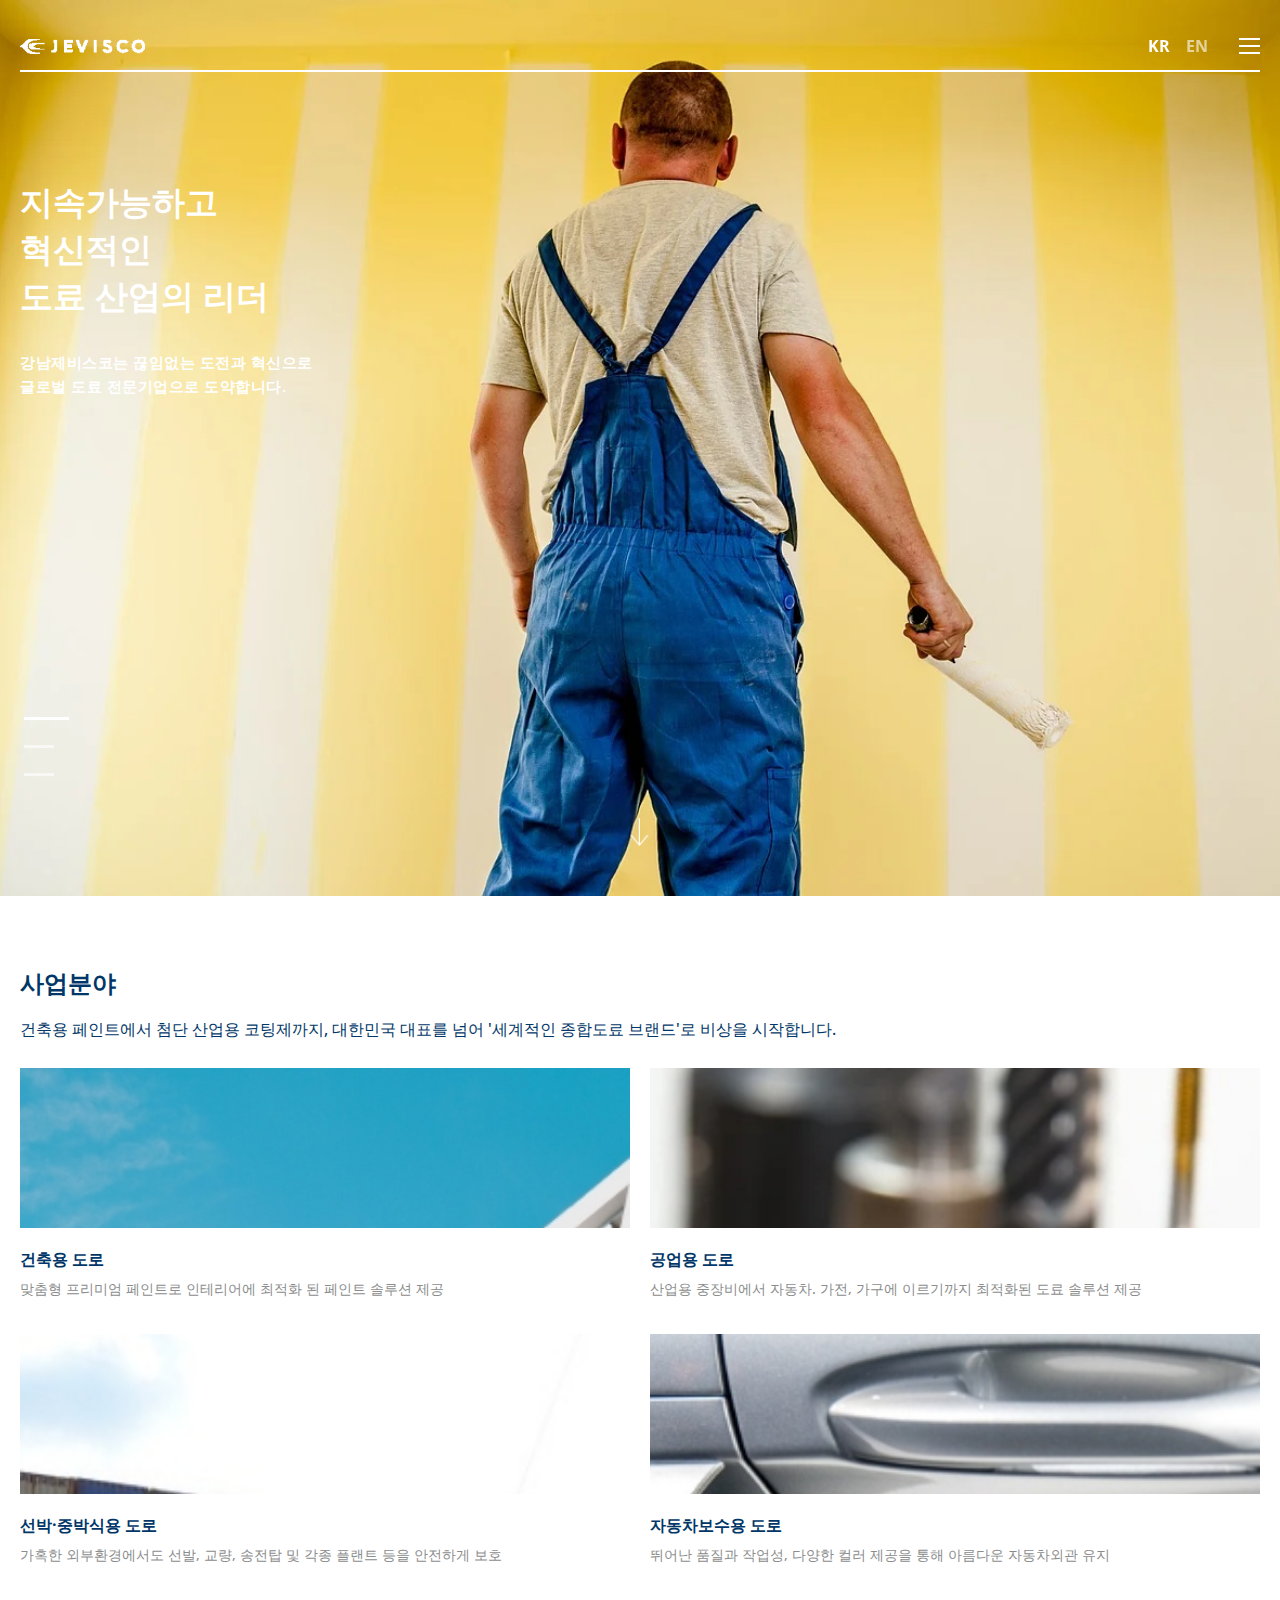
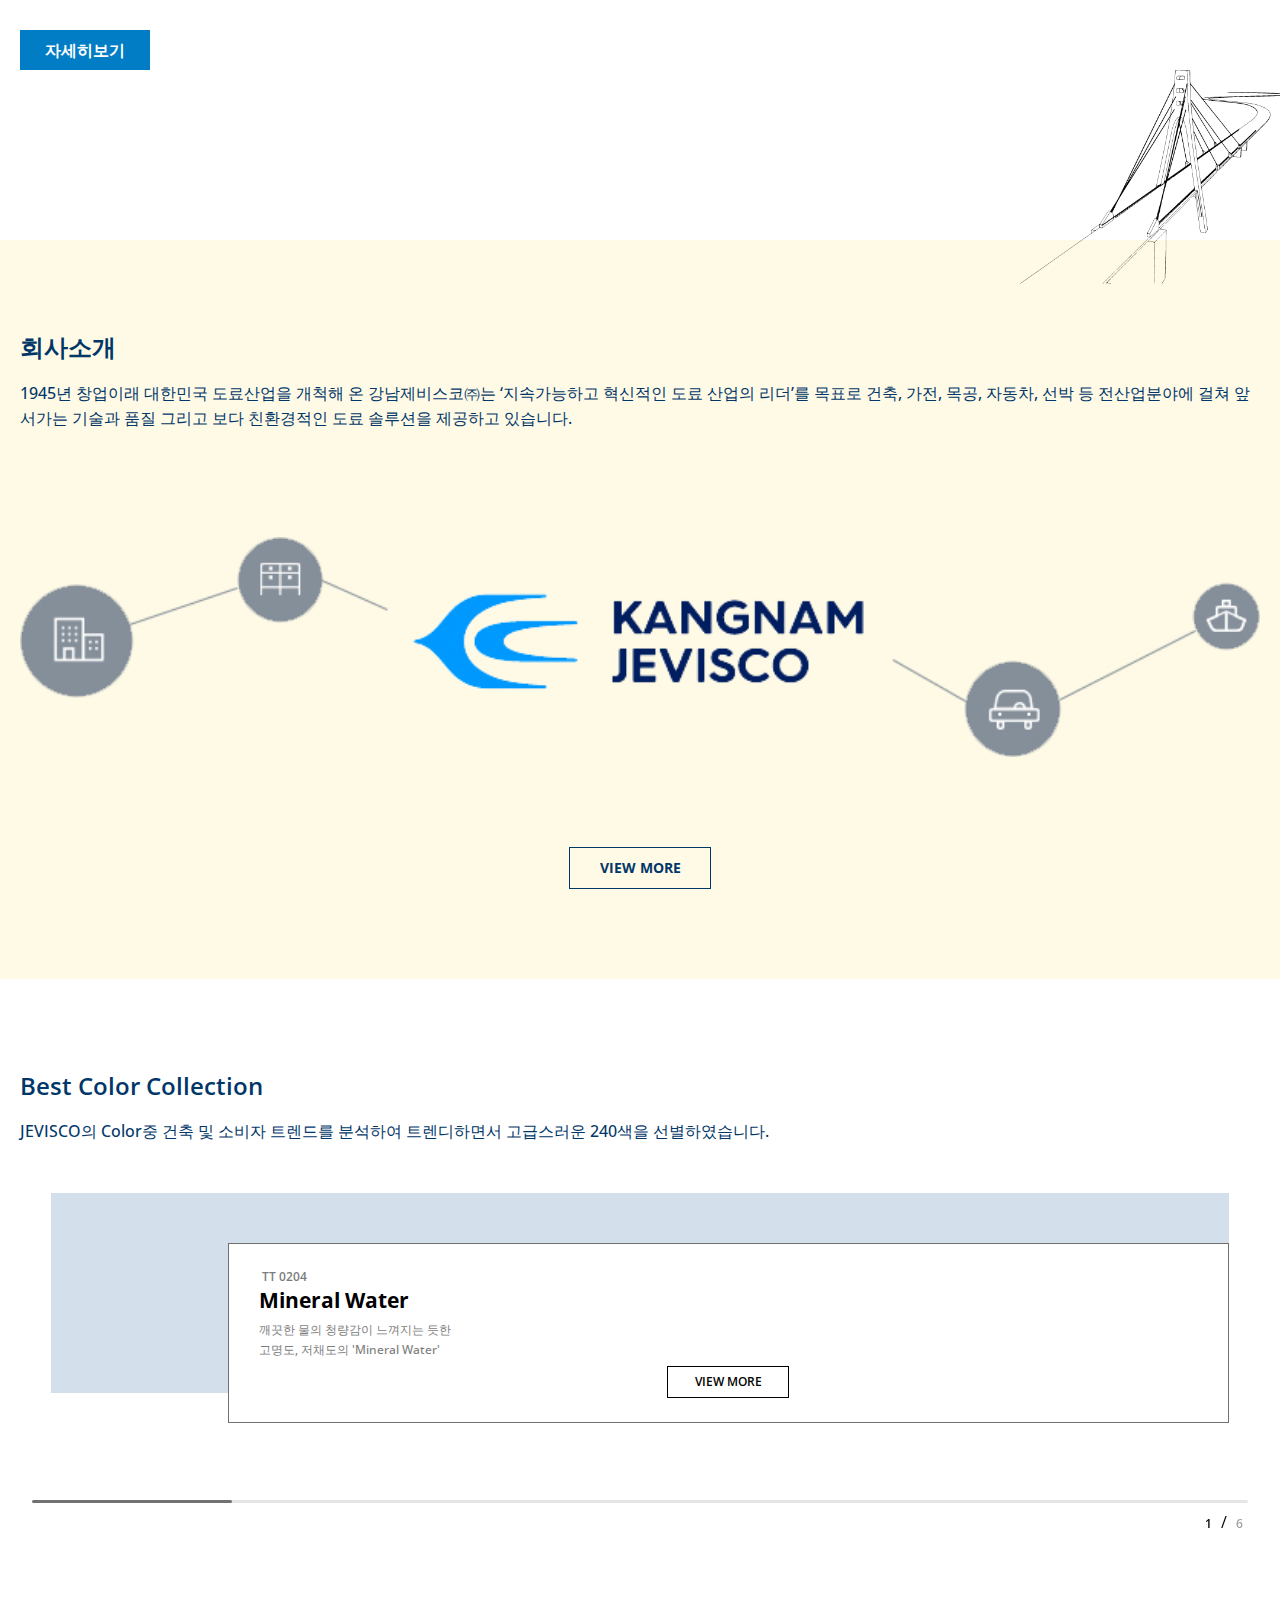
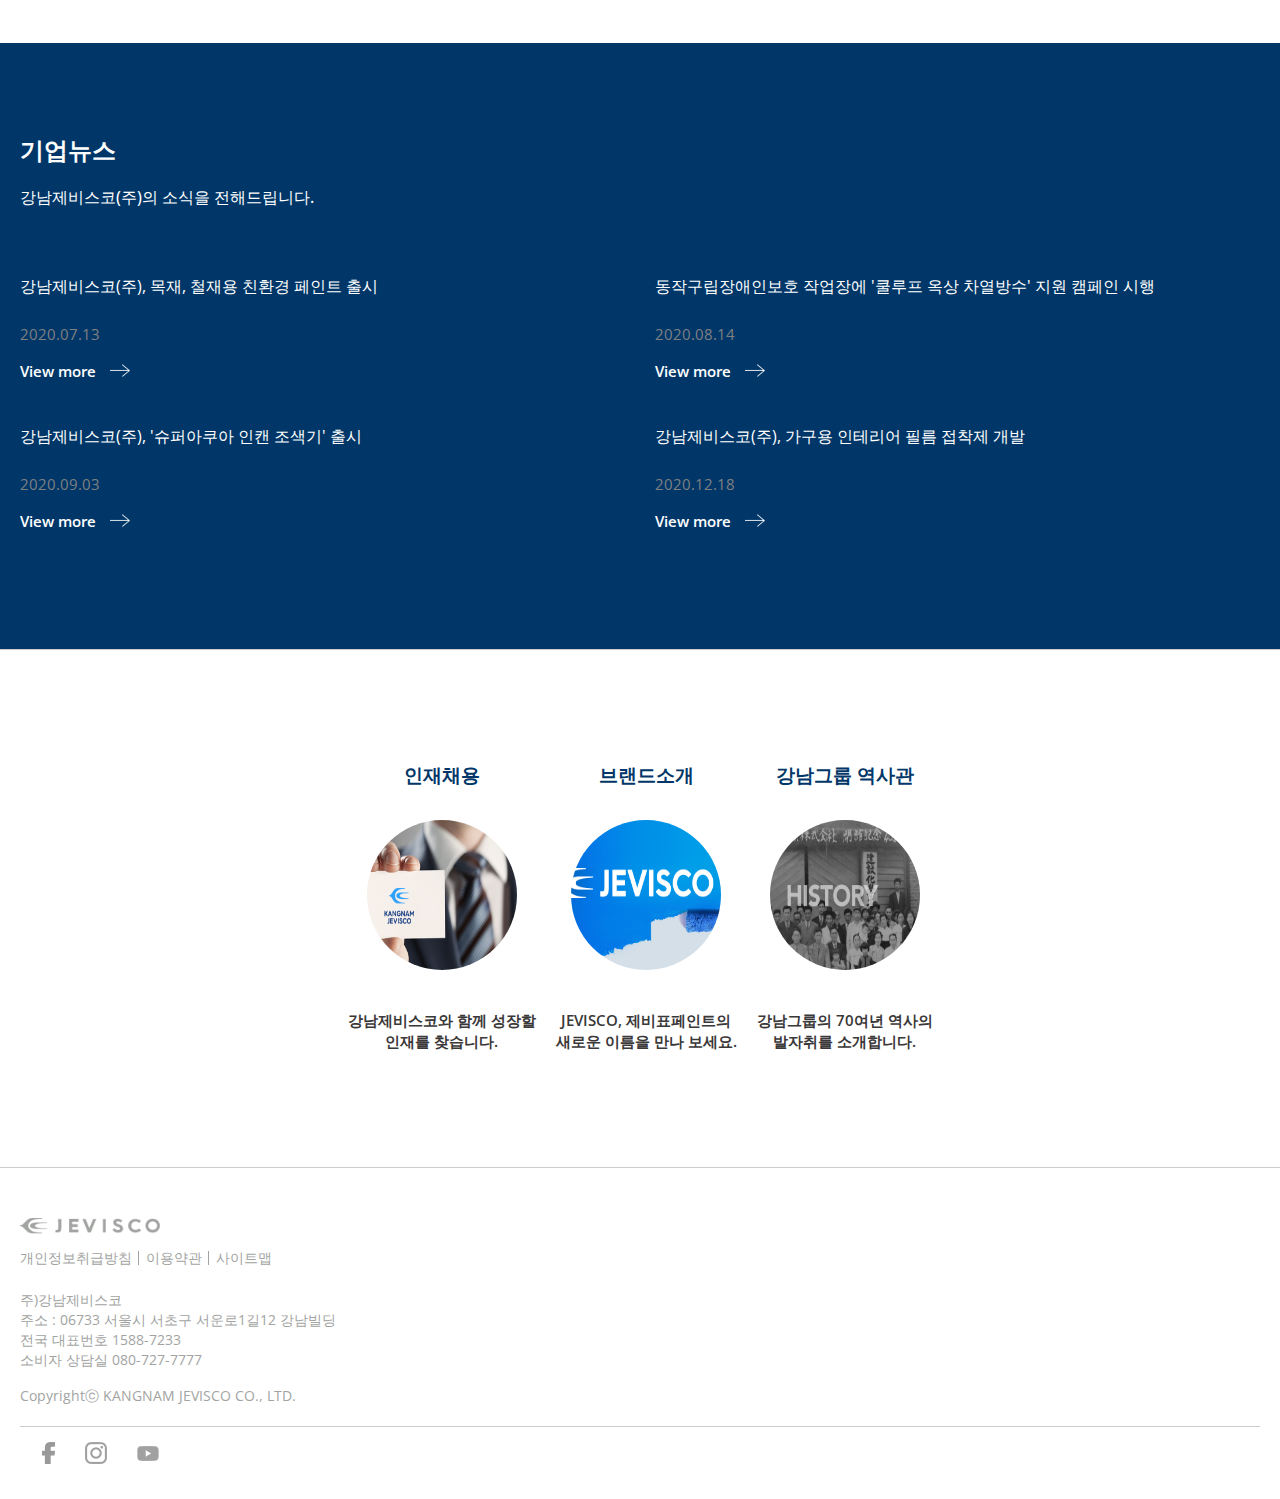
<file: project/project2/mobile/index.html>
<!DOCTYPE html>
<html>
<head>
<title>m_jevisco</title>
<meta charset="utf-8">
<meta name="viewport" content="width=device-width, initial-scale=1.0, maximum-scale=1">
<link rel="stylesheet" href="css/swiper-bundle.min.css">    
<link rel="stylesheet" href="css/font.css">     
<link rel="stylesheet" href="css/reset.css">     
<link rel="stylesheet" href="css/style.css">  	        
<script src="js/jquery-1.10.1.min.js"></script> 
<script src="js/swiper-bundle.min.js"></script> 
<script src="js/main.js"></script>     
    
</head>

<body>      
<div class="wrapper">
    
    <!--header-->  
    <header id="header">
        <div class="top clearfix">
            <div class="logo">
                <h1><a href=""><img src="images/logo_w.png" alt="logo_w"></a></h1>
            </div>
            <div class="utils">
                <div class="lang">
                    <ul>
                        <li><a href="" class="kr">KR</a></li>
                        <li><a href="">EN</a></li>
                    </ul>    
                </div>
                <a href="" class="tab"><img src="images/tab_w.png" alt="tab_W"></a>
            </div>    
        </div>    
    </header>
    <nav id="menu">
        <div class="menu_top clearfix">
            <div class="logo">
                <h1><a href=""><img src="images/logo.png" alt="logo"></a></h1>
            </div>
            <div class="utils">
                <div class="lang">
                    <ul>
                        <li><a href="" class="kr">KR</a></li>
                        <li><a href="">EN</a></li>
                    </ul>    
                </div>
                <a href="" class="close"><img src="images/ic_close.png" alt="ic_close"></a>
            </div>
        </div>    
        <div class="gnb">
            <ul>
                <li>
                    <a href="">건축용</a>
                        <ul>
                            <li><a href="">건축용 HOME</a></li>
                            <li><a href="">제품소개</a></li>
                            <li><a href="">공간별추천</a></li>
                            <li><a href="">컬러정보</a></li>
                            <li><a href="">DIY 페인팅가이드</a></li>
                            <li><a href="">전문가용 페인팅가이드</a></li>
                        </ul>
                    </li>
                <li>
                    <a href="">공업용</a>
                        <ul>
                            <li><a href="">공업용 HOME</a></li>
                            <li><a href="">철/비철금속</a></li>
                            <li><a href="">플라스틱</a></li>
                            <li><a href="">분체</a></li>
                            <li><a href="">목공</a></li>
                            <li><a href="">제관</a></li>
                        </ul>
                    </li>
                <li>
                    <a href="">선박·중방식용</a>
                        <ul>
                            <li><a href="">선박·중방식용 HOME</a></li>
                            <li><a href="">제품소개</a></li>
                            <li><a href="">LSC컬러북</a></li>
                            <li><a href="">산업별솔루션</a></li>
                            <li><a href="">시공사례</a></li>
                        </ul>
                    </li>
                <li>
                    <a href="">자동차보수용</a>
                        <ul>
                            <li><a href="">자동차보수용 HOME</a></li>
                            <li><a href="">제품소개</a></li>
                            <li><a href="">시스템도장</a></li>
                            <li><a href="">도장기술</a></li>
                            <li><a href="">컬러정보</a></li>
                            <li><a href="">이달의 컬러</a></li>
                        </ul>
                    </li>
                <li>
                    <a href="">기업정보</a>
                    <ul>
                        <li><a href="">회사소개</a></li>
                        <li><a href="">강남그룹소개</a></li>
                        <li><a href="">미디어센터</a></li>
                        <li><a href="">투자정보</a></li>
                        <li><a href="">인재채용</a></li>
                        <li><a href="">고객지원</a></li>
                    </ul>    
                </li>
            </ul>
        </div>    
    </nav>
    
    <!--main_slider-->   
    <div id="main-slider">
		<div class="swiper-container">
			<div class="swiper-wrapper">
				<div class="swiper-slide">
					<div class="title">   
						<strong>지속가능하고
                        <br>혁신적인
                        <br>도료 산업의 리더</strong>
                        <p>강남제비스코는 끊임없는 도전과 혁신으로
                        <br>글로벌 도료 전문기업으로 도약합니다.</p>
					</div>
				</div>   
				<div class="swiper-slide">
					<div class="title">   
						<strong>인테리어 페인팅의
                        <br>토탈솔루션, 드림코트</strong>
                        <p>저취, 저독성의 다용도 도료로써
                        <br>친환경 가정용 DIY 제품입니다.</p>   
					</div>
				</div>
				<div class="swiper-slide">
					<div class="title">  
						<strong>Best Color
                        <br>Collection</strong>
                        <p>건축 및 소비자 트렌드를 분석하여
                        <br>스토리를 적용 240색을 선별하였습니다.</p>    
					</div>
				</div>
			</div>
            <!-- Add Pagination -->
            <div class="swiper-pagination swiper-pagination-white"></div>
            <div class="arrow_bottom"><img src="images/arrow_w.png" alt="arrw_w"></div>
		</div>
	</div>
    
    
<!--section-->    
<section id="section">
    
    
    <!--page1-->    
    <div class="page1">
        <div class="title">
            <h2>사업분야</h2>
            <p>건축용 페인트에서 첨단 산업용 코팅제까지,
            대한민국 대표를 넘어 '세계적인 종합도료 브랜드'로
            비상을 시작합니다.</p>
        </div>   
        <div class="content1 clearfix">
            <ul>
                <li>
                    <a href="">
                        <div class="img">
                            <img src="images/banner1.jpg" alt="banner1">
                            <span class="img_dim"></span>
                        </div>
                        <div class="txt">
                            <strong>건축용 도로</strong>
                            <p>맞춤형 프리미엄 페인트로
                            인테리어에 최적화 된
                            페인트 솔루션 제공
                            </p>
                        </div>
                    </a>    
                </li>
                <li>
                    <a href="">
                        <div class="img">
                            <img src="images/banner2.jpg" alt="banner2">
                            <span class="img_dim"></span>
                        </div>
                        <div class="txt">
                            <strong>공업용 도로</strong>
                            <p>산업용 중장비에서 자동차.
                            가전, 가구에 이르기까지
                            최적화된 도료 솔루션 제공
                            </p>
                        </div>
                    </a>    
                </li>
                <li>
                    <a href="">
                        <div class="img">
                            <img src="images/banner3.jpg" alt="banner3">
                            <span class="img_dim"></span>
                        </div>
                        <div class="txt">
                            <strong>선박·중박식용 도로</strong>
                            <p>가혹한 외부환경에서도
                            선발, 교량, 송전탑 및 각종
                            플랜트 등을 안전하게 보호
                            </p>
                        </div>
                    </a>    
                </li>
                <li>
                    <a href="">
                        <div class="img">
                            <img src="images/banner4.jpg" alt="banner4">
                            <span class="img_dim"></span>
                        </div>
                        <div class="txt">
                            <strong>자동차보수용 도로</strong>
                            <p>뛰어난 품질과 작업성,
                            다양한 컬러 제공을 통해
                            아름다운 자동차외관 유지
                            </p>
                        </div>
                    </a>    
                </li>
            </ul>
        </div>
        <div class="more"><a href="">자세히보기</a>
            <div class="bg_img"><img src="images/bg_img.png" alt="bg_img"></div>
        </div>
    </div>
    
    <!--page2-->
    <div class="page2">
        <div class="title">
            <h2>회사소개</h2>
            <p>1945년 창업이래 대한민국 도료산업을 개척해 온
            강남제비스코㈜는 ‘지속가능하고 혁신적인 도료
            산업의 리더’를 목표로 건축, 가전, 목공, 자동차,
            선박 등 전산업분야에 걸쳐 앞서가는 기술과 품질
            그리고 보다 친환경적인 도료 솔루션을 제공하고
            있습니다.</p>
        </div>  
        <div class="content2">
            <div class="photo"><img src="images/sec_photo.png" alt="sec_photo"></div>
            <div class="view"><a href="">VIEW MORE</a></div>
        </div>
    </div>
    
    <!--page3-->
    <div class="page3">
        <div class="title">
            <h2>Best Color Collection</h2>
            <p>JEVISCO의 Color중 건축 및 소비자 트렌드를 분석하여
            트렌디하면서 고급스러운 240색을 선별하였습니다.</p>
        </div>  
        <div class="content3">
            <div class="swiper-container">
                <div class="swiper-wrapper">
                    <div class="swiper-slide">
                        <div class="box color1">
                            <div class="decs">
                               <span class="num">TT 0204</span>
                                <strong class="name">Mineral Water</strong>
                                <p>깨끗한 물의 청량감이 느껴지는 듯한
                                <br>고명도, 저채도의 'Mineral Water'</p>
                                <div class="btn"><a href="">VIEW MORE</a></div>
                            </div>   
                        </div>
                    </div>
                    <div class="swiper-slide">
                        <div class="box color2">
                            <div class="decs">
                                <span class="num">TN 0404</span>
                                <strong class="name">Faded Jeans</strong>
                                <p>빛 바랜 청바지를 연상시키는
                                <br>차분한 Blue색상, 모던·시원한 느낌</p>
                                <div class="btn"><a href="">VIEW MORE</a></div>
                            </div>   
                        </div>
                    </div>
                    <div class="swiper-slide">
                        <div class="box color3">
                            <div class="decs">
                                <span class="num">TT 0150</span>
                                <strong class="name">Mild Lime</strong>
                                <p>밝은 Yellow 계열로 포근한 느낌과
                                <br>활기찬 느낌을 선사하는 'Mild Lime'</p>
                                <div class="btn"><a href="">VIEW MORE</a></div>
                            </div>   
                        </div>
                    </div>
                    <div class="swiper-slide">
                        <div class="box color4">
                            <div class="decs">
                               <span class="num">TT 0944</span>
                                <strong class="name">Noble Beige</strong>
                                <p>중명도, 저채도의 차분· 고급스러움
                                <br>휴식공간에 사용하면 효과적인 컬러</p>
                                <div class="btn"><a href="">VIEW MORE</a></div>
                            </div>   
                        </div>
                    </div>
                    <div class="swiper-slide">
                        <div class="box color5">
                            <div class="decs">
                                <span class="num">WH 0101</span>
                               <strong class="name">Sweet Candy</strong>
                                <p class="candy">부드럽고 달콤한'Sweet Candy'
                                <br>소녀의 침실이나 세련된 공간의 컬러</p>
                                <div class="btn"><a href="">VIEW MORE</a></div>  
                            </div>   
                        </div>
                    </div>
                    <div class="swiper-slide">
                        <div class="box color6">
                            <div class="decs">
                               <span class="num">WH 0087</span>
                                <strong class="name">Haze Gray</strong>
                                <p>blue가 살짝 tint된 bluish Grey 컬러,
                                <br>세련되고 지적인 공간에 주조색 사용</p>
                                <div class="btn"><a href="">VIEW MORE</a></div>
                            </div>   
                        </div>
                    </div>
                </div>
                <!-- Add Pagination -->
                <div class="swiper-scrollbar"></div>
                <div class="swiper-pagination"></div>
            </div>
        </div>
    </div>
    
    <!--page4-->
    <div class="page4 clearfix">
        <div class="title">
            <h2>기업뉴스</h2>
            <p>강남제비스코(주)의 소식을 전해드립니다.</p>
        </div>  
        <div class="content4">
            <ul>
                <li>
                    <p>강남제비스코(주),
                    목재, 철재용 친환경
                    페인트 출시
                    </p>
                    <span>2020.07.13</span>
                    <div class="view"><a href="">View more</a></div>
                </li>
                <li>
                    <p>동작구립장애인보호
                    작업장에 '쿨루프 옥상
                    차열방수' 지원 캠페인 시행
                    </p>
                    <span>2020.08.14</span>
                    <div class="view"><a href="">View more</a></div>
                </li>
                <li>
                    <p>강남제비스코(주),
                    '슈퍼아쿠아 인캔
                    조색기' 출시
                    </p>
                    <span>2020.09.03</span>
                    <div class="view"><a href="">View more</a></div>
                </li>
                <li>
                    <p>강남제비스코(주),
                    가구용 인테리어 필름
                    접착제 개발
                    </p>
                    <span>2020.12.18</span>
                    <div class="view"><a href="">View more</a></div>
                </li>
            </ul>
        </div>
    </div>    
    
    <!--page5-->
    <div class="page5">
        <div class="content5">
            <ul>
                <li>
                    <a href="">
                        <strong>인재채용</strong>
                        <div class="banner">
                            <img src="images/employ1.png" alt="employ1">
                        </div>
                        <p>강남제비스코와 함께 성장할
                        <br>인재를 찾습니다.</p>
                    </a>
                </li>
                <li>
                    <a href="">
                        <strong>브랜드소개</strong>
                        <div class="banner">
                            <img src="images/brand.jpg" alt="brand1">
                        </div>
                        <p>JEVISCO, 제비표페인트의
                        <br>새로운 이름을 만나 보세요.</p>
                    </a>
                </li>
                <li>
                    <a href="">
                        <strong>강남그룹 역사관</strong>
                        <div class="banner">
                            <img src="images/history.jpg" alt="history1">
                        </div>
                        <p>강남그룹의 70여년 역사의
                        <br>발자취를 소개합니다.</p>
                    </a>    
                </li>
            </ul>
        </div>
    </div>
</section>
    
<!--footer-->    
<footer id="footer">
    <img class="footer_logo" src="images/logo_grey.png" alt="logo-grey">
    <div class="footer_menu">
        <ul>
            <li><a href="">개인정보취급방침</a></li>
            <li><a href="">이용약관</a></li>
            <li><a href="">사이트맵</a></li>
        </ul>
    </div>
    <p>주)강남제비스코
    <br>주소 : 06733 서울시 서초구 서운로1길12 강남빌딩
    <br>전국 대표번호 1588-7233
    <br>소비자 상담실 080-727-7777
    </p>
    <span>Copyrightⓒ KANGNAM JEVISCO CO., LTD.</span>
    <div class="sns">
        <ul>
            <li><a href=""><img src="images/sns1_g.png" alt="sns1"></a></li>
            <li><a href=""><img src="images/sns2_g.png" alt="sns2"></a></li>
            <li><a href=""><img src="images/sns3_g.png" alt="sns3"></a></li>
        </ul>
    </div>
</footer>    
</div>    
 
</body>
</html>
</file>
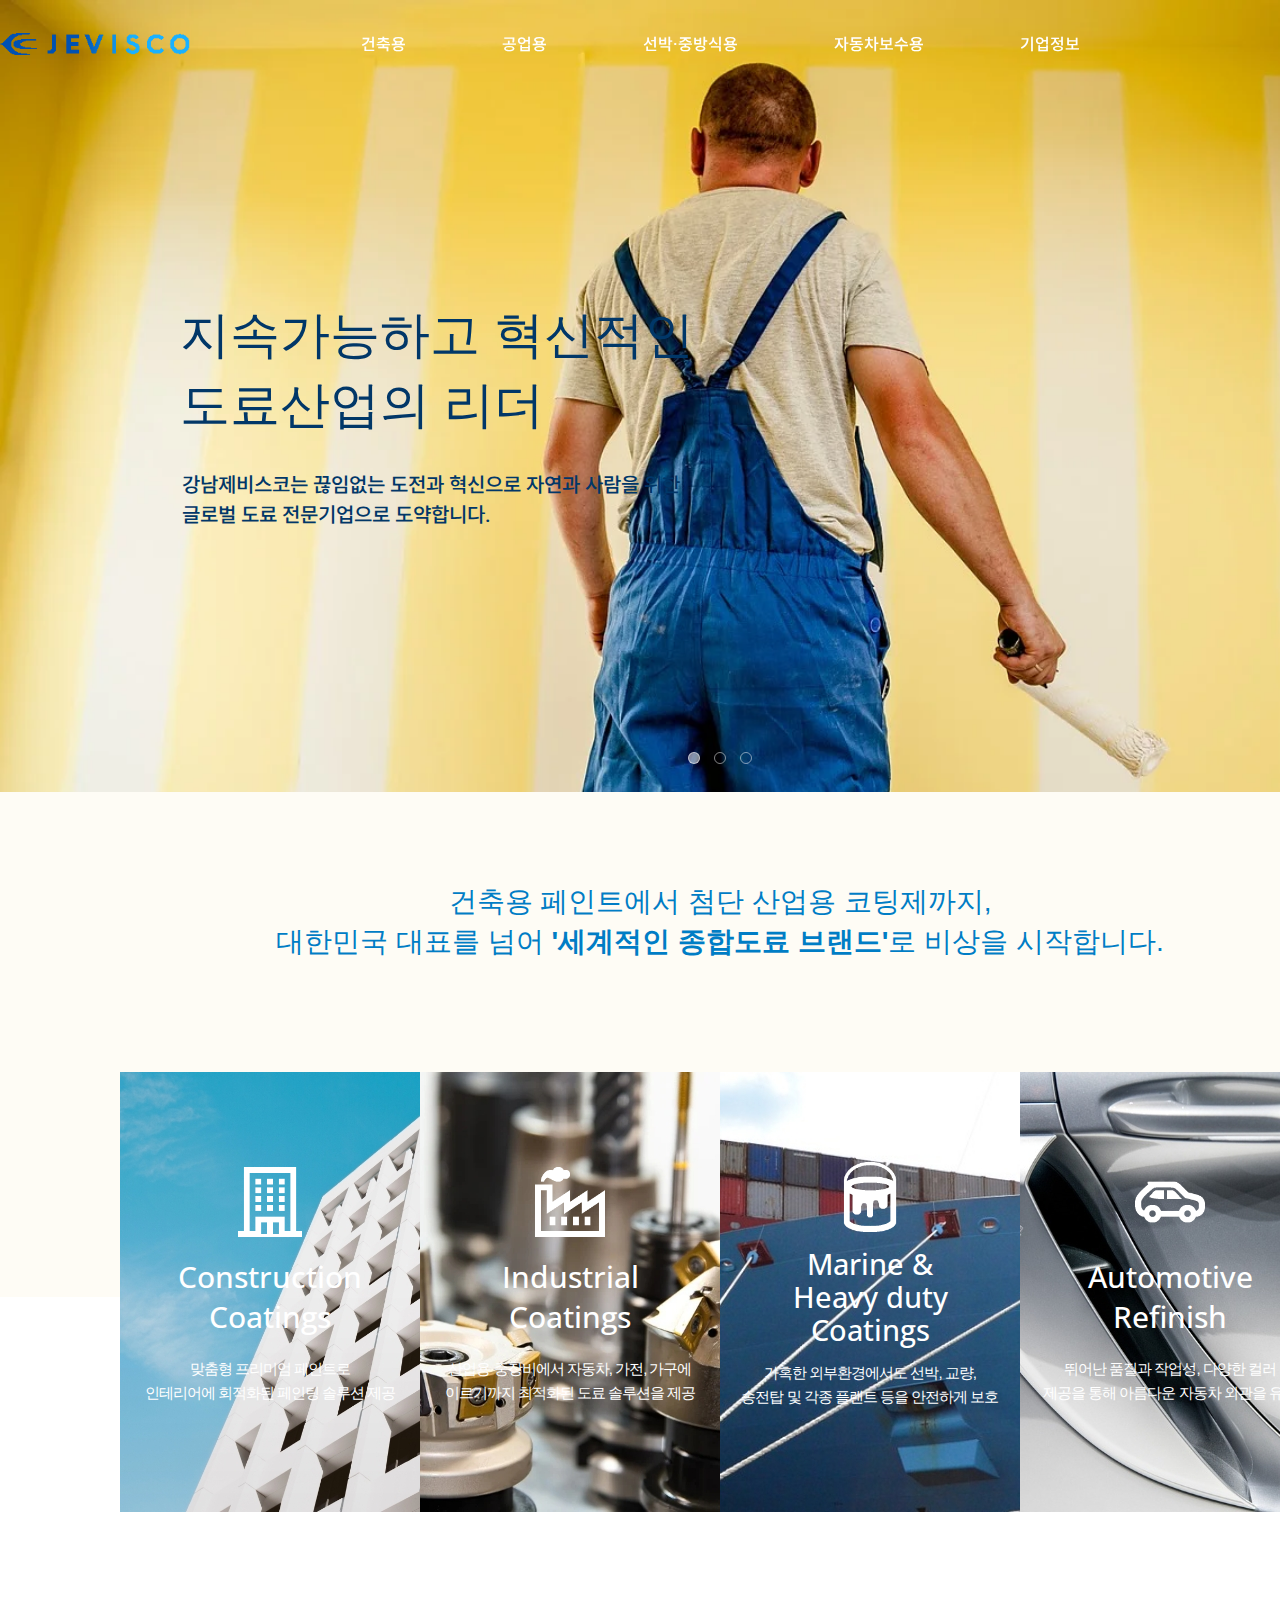
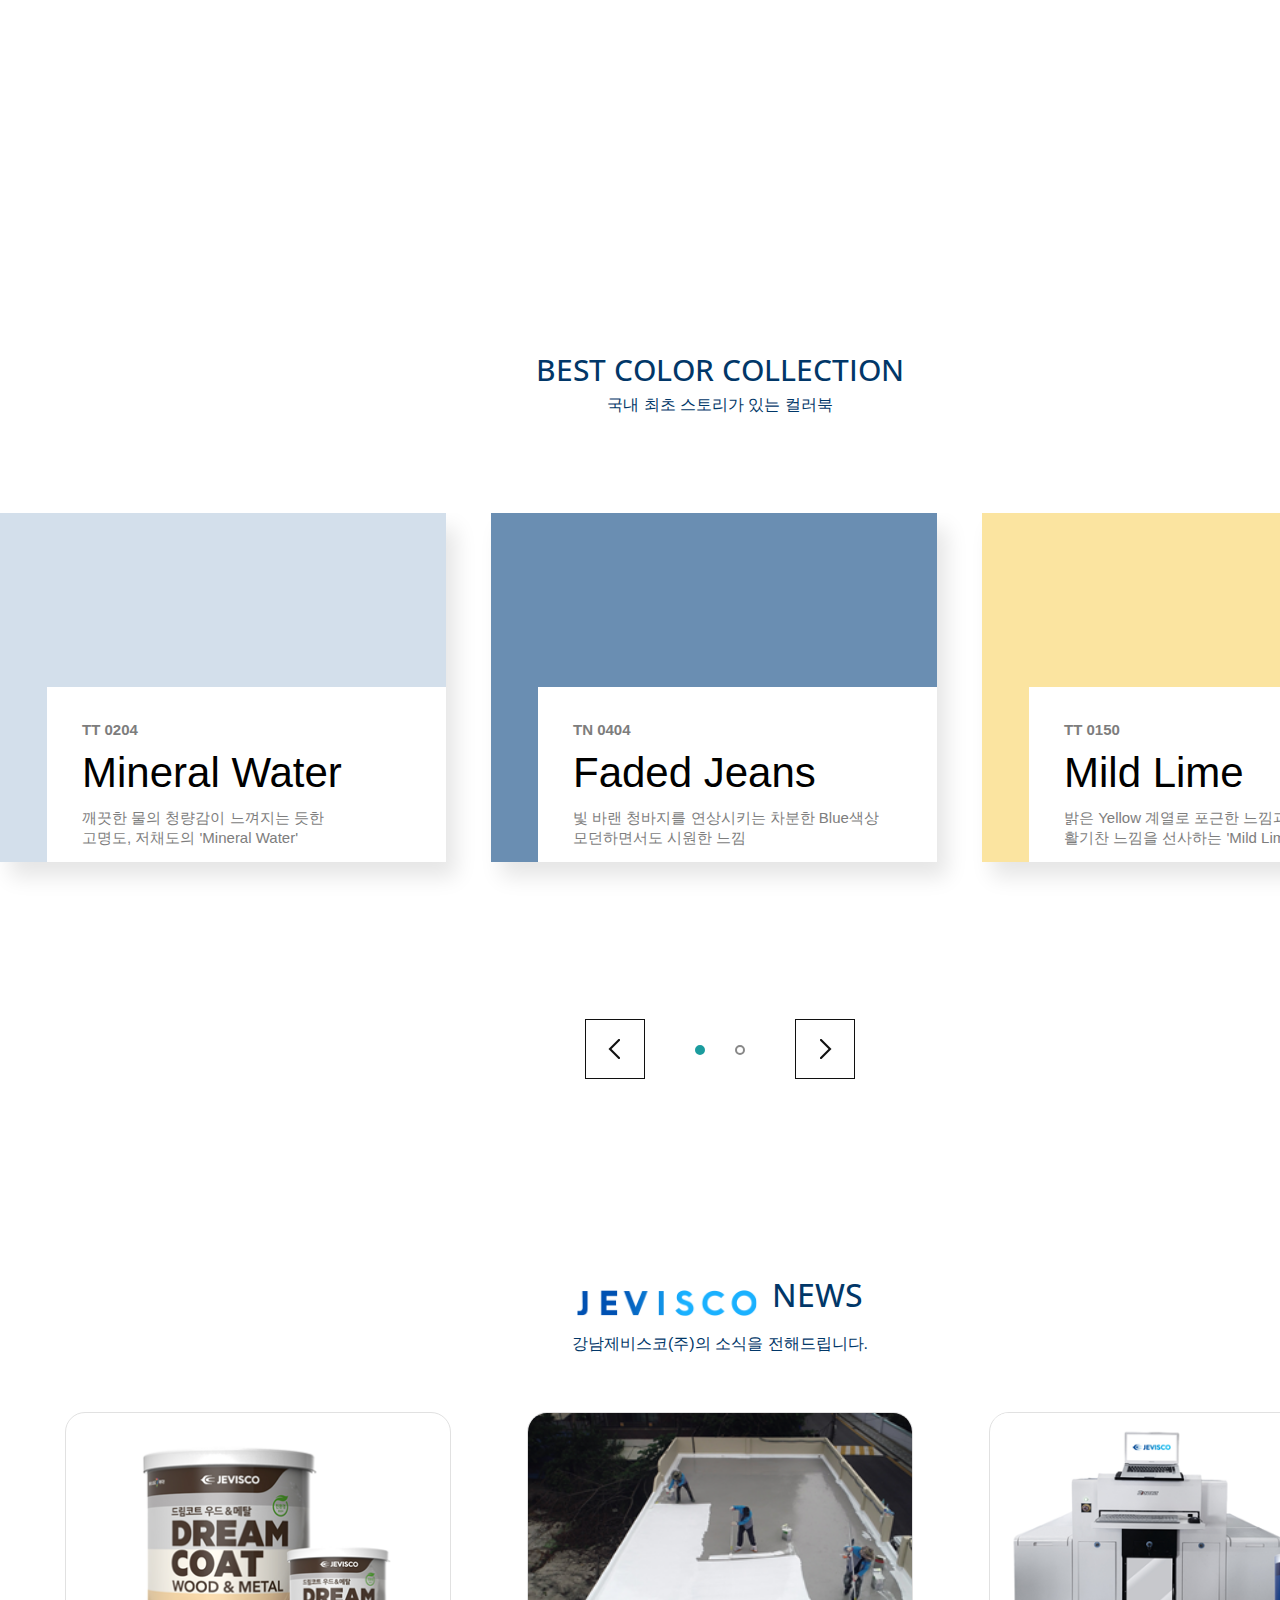
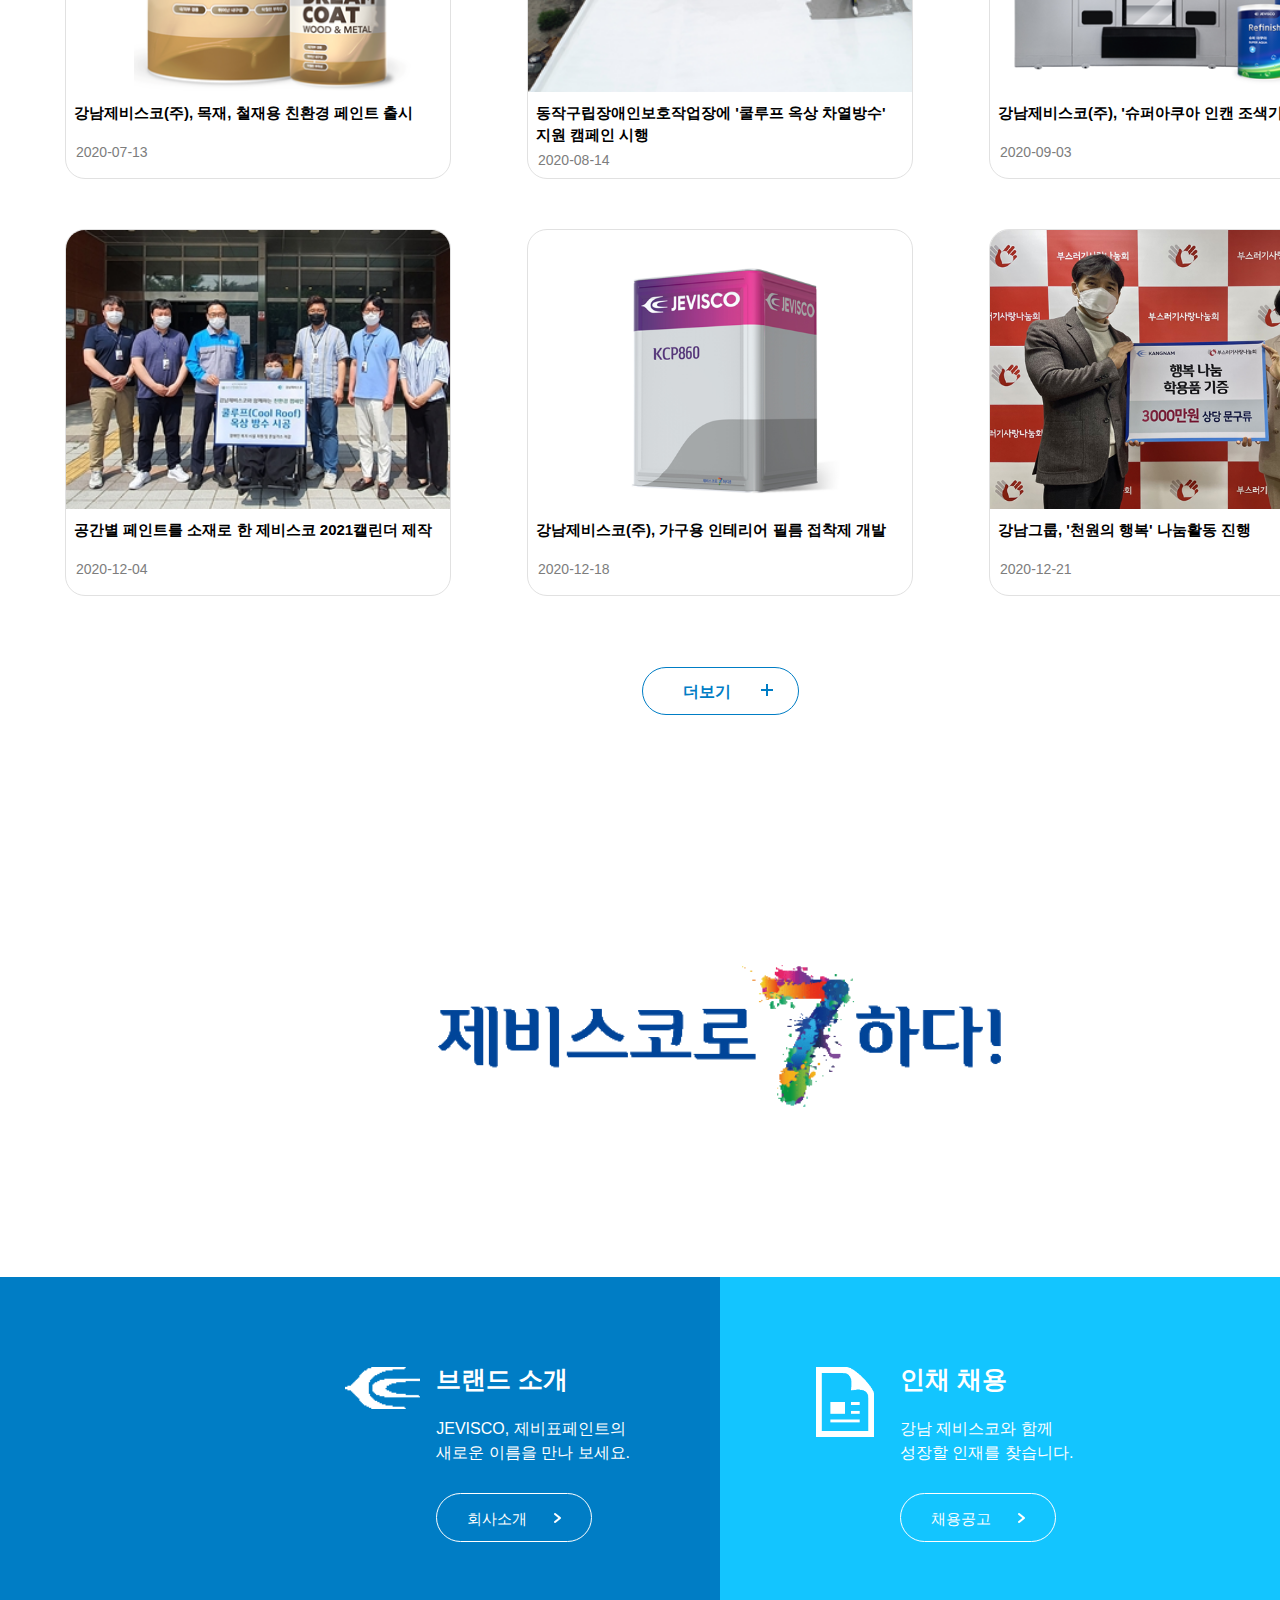
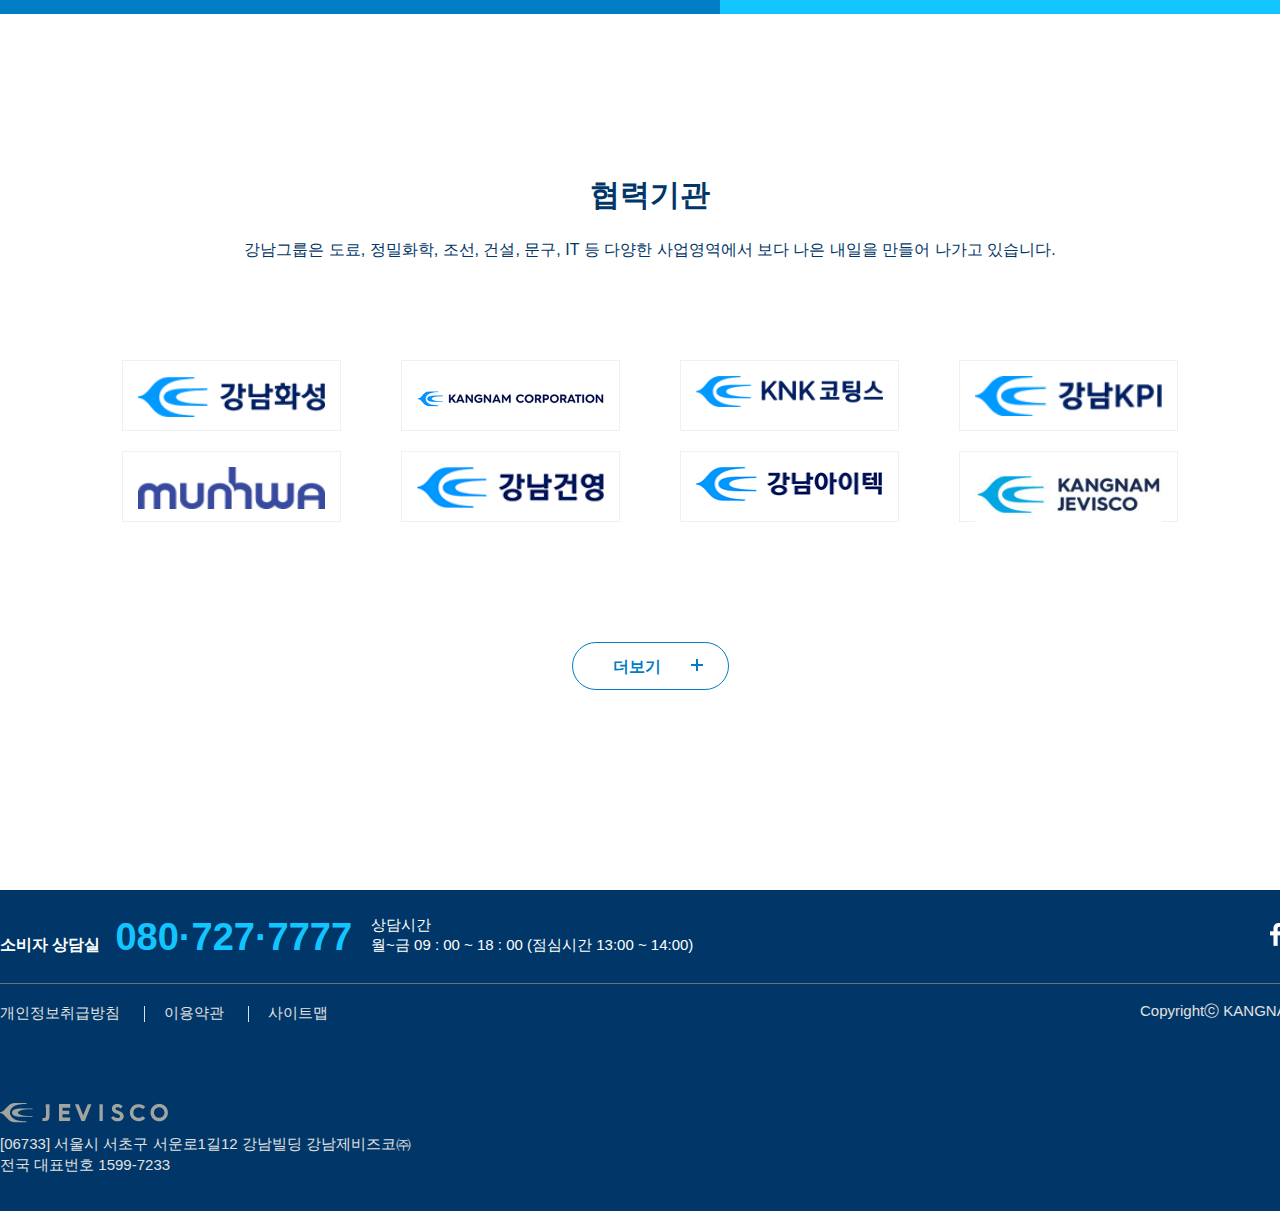
<file: project/project2/pc/index.html>
<!DOCTYPE html>
<html>
<head>
<title>jevisco</title>
<meta charset="utf-8">
<meta http-equiv="X-UA-Compatible" content="IE=Edge">
<meta name="viewport" content="width=device-width, initial-scale=1.0, maximum-scale=1">
<link rel="stylesheet" href="css/swiper-bundle.min.css">        
<link rel="stylesheet" href="css/font.css">      
<link rel="stylesheet" href="css/reset.css">        
<link rel="stylesheet" href="css/style.css">
<script src="js/jquery.min.js"></script>
<script src="js/jquery-1.10.1.min.js"></script>    
<script src="js/main.js"></script>
</head>

<body>
<div class="wrapper">
    <div class="skip"><a href="">본문 바로가기</a></div>
    
    <!--header-->
    <header id="header">
        <div class="top">
            <div class="top_inner">
                <div class="logo">
                    <h1><a href="#none"><img src="images/logo.png" alt="logo"></a></h1>
                 </div>
                    <nav id="gnb">
                        <ul>
                            <li>
                                <a href="">건축용</a>
                                    <ul>
                                        <li><a href="">건축용HOME</a></li>
                                        <li><a href="">제품소개</a></li>
                                        <li><a href="">공간별추천</a></li>
                                        <li><a href="">컬러정보</a></li>
                                        <li><a href="">DIY 가이드</a></li>
                                        <li><a href="">전문가용가이드</a></li>
                                        <li><a href="">도장컨설팅시스템</a></li>
                                        <li><a href="">자동조색시스템</a></li>
                                        <li><a href="">대리점안내</a></li>
                                    </ul>
                                </li>
                            <li>
                                <a href="">공업용</a>
                                    <ul>
                                        <li><a href="">공업용HOME</a></li>
                                        <li><a href="">철/비철금속</a></li>
                                        <li><a href="">플라스틱</a></li>
                                        <li><a href="">분체</a></li>
                                        <li><a href="">목공</a></li>
                                        <li><a href="">제관</a></li>
                                        <li><a href="">PCM</a></li>
                                        <li><a href="">특수코팅</a></li>
                                    </ul>
                                </li>
                            <li>
                                <a href="">선박·중방식용</a>
                                    <ul>
                                        <li><a href="">선박/중방식용HOME</a></li>
                                        <li><a href="">제품소개</a></li>
                                        <li><a href="">LSC컬러북</a></li>
                                        <li><a href="">산업별솔루션</a></li>
                                        <li><a href="">시공사례</a></li>
                                    </ul>
                                </li>
                            <li>
                                <a href="">자동차보수용</a>
                                    <ul>
                                        <li><a href="">자동차보수용HOME</a></li>
                                        <li><a href="">제품소개</a></li>
                                        <li><a href="">시스템도장</a></li>
                                        <li><a href="">도장기술</a></li>
                                        <li><a href="">컬러정보</a></li>
                                        <li><a href="">이달의 컬러</a></li>
                                        <li><a href="">교육센터</a></li>
                                        <li><a href="">대리점안내</a></li>
                                    </ul>
                                </li>
                            <li>
                                <a href="">기업정보</a>
                                <ul>
                                    <li><a href="">회사소개</a></li>
                                    <li><a href="">강남그룹소개</a></li>
                                    <li><a href="">미디어센터</a></li>
                                    <li><a href="">투자정보</a></li>
                                    <li><a href="">인재채용</a></li>
                                    <li><a href="">고객지원</a></li>
                                </ul>    
                            </li>
                        </ul>
                    </nav>
                <div class="search">
                    <div class="input">
                        <form>
                            <input type="text" class=" search_zone" placeholder="제품검색">
                            <a href="" class="btn_search"><img src="images/btn_search.png" alt="btn_search"></a>
                        </form>
                    </div>
                    <div class="lang">
                        <select>
                            <option value="">KOR</option>
                            <option value="">ENG</option>
                            <option value="">中國語</option>
                        </select>
                    </div>
                </div>
            </div>
        </div>    
        <div class="slider">
            <div class="keyvisual">
                <ul>
                    <li>
                        <a href=""><img class="keyvisual1" src="images/keyvisual1.jpg" alt="keyvisual1">
                        <strong class="tit1">지속가능하고 혁신적인<br>도료산업의 리더</strong>
                        <p class=txt1>강남제비스코는 끊임없는 도전과 혁신으로 자연과 사람을 위한<br>글로벌 도료 전문기업으로 도약합니다.</p></a>    
                    </li>
                    <li>
                        <a href=""><img class="keyvisual2"  src="images/keyvisual2.jpg" alt="keyvisual2">
                        <p class=dream1>인테리어 페인팅의 토탈 솔루션, <span class="dream2">드림코트</span></p></a>  
                    </li>                     
                    <li>
                        <a href=""><img class="keyvisual3" src="images/keyvisual3.jpg" alt="keyvisual3"><strong class="tit2">Best<br>Color<br>Collection</strong>
                        <p class=txt2>국내 최초 스토리가 있는 컬러북</p></a>
                    </li>    
                </ul>
            </div>
            <div class="controller">
                <ul>
                    <li><a href="#none">1</a></li>
                    <li><a href="#none">2</a></li>
                    <li><a href="#none">3</a></li>
                </ul>
            </div>
        </div>
    </header>
    
    <!--section-->
    <section id="section">
        <div class="brand">
            <div class="brand_tit">
                <p>건축용 페인트에서 첨단 산업용 코팅제까지,<br>대한민국 대표를 넘어 <span>'세계적인 종합도료 브랜드'</span>로 비상을 시작합니다.</p>
            </div>
            <div class="banner_zone">
                <div class="banner img1">
                    <div class="banner_text">
                        <img src="images/ic_build.png" alt="ic_build">
                        <strong> Construction<br>Coatings</strong>
                        <p>맞춤형 프리미엄 페인트로<br>인테리어에 회적화된 페인팅 솔루션 제공</p>
                        <div class="more">
                            <a href="">자세히 보기</a>
                        </div>
                    </div>
                </div>    
                <div class="banner img2">
                    <div class="banner_text">
                        <img src="images/ic_industry.png" alt="ic_industry">
                        <strong> Industrial<br>Coatings</strong>
                        <p>산업용 중장비에서 자동차, 가전, 가구에<br>이르기까지 최적화된 도료 솔루션을 제공</p>
                        <div class="more">
                            <a href="">자세히 보기</a>
                        </div>
                    </div>
                </div>    
                <div class="banner img3">
                    <div class="banner_text marine">
                        <img src="images/ic_paint.png" alt="ic_paint">
                        <strong class="marine">Marine &amp; <br>Heavy duty<br>Coatings</strong>
                        <p>가혹한 외부환경에서도 선박, 교량,<br>송전탑 및 각종 플랜트 등을 안전하게 보호</p>
                        <div class="more">
                            <a href="">자세히 보기</a>
                        </div>
                    </div>
                </div>    
                <div class="banner img4">
                    <div class="banner_text">
                        <img src="images/ic_car.png" alt="ic_car">
                        <strong>Automotive<br>Refinish</strong>
                        <p>뛰어난 품질과 작업성, 다양한 컬러<br>제공을 통해 아름다운 자동차 외관을 유지</p>
                        <div class="more">
                            <a href="">자세히 보기</a>
                        </div>
                    </div>
                </div>    
            </div>
        </div>
        <div class="color">
            <div class="color_tit">
               <strong>BEST COLOR COLLECTION</strong><p>국내 최초 스토리가 있는 컬러북</p>
            </div>
            <div class="gallery_zone">
                <div class="gallery">
                        <div class="box color1">
                            <div class="desc">
                                <span class="num">TT 0204</span>
                                <strong class="name">Mineral Water</strong>
                                <p>깨끗한 물의 청량감이 느껴지는 듯한<br>고명도, 저채도의 'Mineral Water'</p>
                                <span class="key">배색 키워드 : Mild, Natural, Modern</span>
                                <div class="btn"><a href="">상세보기</a></div>
                            </div>    
                                  
                        </div>    
                        <div class="box color2">
                            <div class="desc">
                                <span class="num">TN 0404</span>
                                <strong class="name">Faded Jeans</strong>
                                <p>빛 바랜 청바지를 연상시키는 차분한 Blue색상<br>모던하면서도 시원한 느낌</p>
                                <span class="key">배색 키워드 : Graceful, Mild, Cute</span>
                                <div class="btn"><a href="">상세보기</a></div>
                            </div>   
                               
                        </div>     
                        <div class="box color3">
                            <div class="desc">
                                 <span class="num">TT 0150</span>
                                <strong class="name">Mild Lime</strong>
                                <p>밝은 Yellow 계열로 포근한 느낌과 함께<br>활기찬 느낌을 선사하는 'Mild Lime'</p>
                                <span class="key">배색 키워드 : Natural, Natural, Cute</span>
                                <div class="btn"><a href="">상세보기</a></div>
                            </div>
                             
                        </div>    
                        <div class="box color4">
                            <div class="desc">
                                <span class="num">TGR 0949</span>
                                <strong class="name">Noble Beige</strong>
                                <p>중명, 저채도의 차분하고 고급스러움,<br>휴식이 필요한 거실, 안방공간에 효과적</p>
                                <span class="key">배색 키워드 : Natural, Cute, Mild</span>
                                <div class="btn"><a href="">상세보기</a></div>
                            </div>
                            
                        </div>
                        <div class="box color5">
                            <div class="desc">
                               <span class="num">WH 0101</span>
                               <strong class="name">Sweet Candy</strong>
                                <p class="candy">부드럽고 달콤한'Sweet Candy'<br>소녀의 침실, 세련된 공간에서의 미묘한 포인트 컬러</p>
                                <span class="key">배색 키워드 : Cute, Natural, Mild</span>
                                <div class="btn"><a href="">상세보기</a></div>                            
                            </div>
                                 
                        </div>    
                        <div class="box color6">
                            <div class="desc">
                                <span class="num">WH 0087</span>
                                <strong class="name">Haze Gray</strong>
                                <p>blue가 살짝 tint된 bluish Grey 컬러<br>세련되고 지적인 공간에 넓은 주조색으로 사용</p>

                                <span class="key">배색 키워드 : Graceful, Clean, Modern</span>
                                    <div class="btn"><a href="">상세보기</a>                    </div>
                            </div>
                        </div>
                    </div>
                </div>
                <div class="controlls">
                  <a href="" class="prev">prev</a>
		          <ul class="pagination">
			         <li><a href="">1</a></li>
			         <li><a href="">2</a></li>
		          </ul>
		          <a href="" class="next">next</a>
	           </div>
            </div>
        <div class="news">
            <div class="news_tit">
               <img src="images/logo2.png" alt="logo2"><strong>NEWS</strong><p>강남제비스코(주)의 소식을 전해드립니다.</p>
            </div>
            <div class="news_zone">
                <div class="contents">
                    <ul>
                        <li>
                            <a href="">
                                <div class="img">
                                <img src="images/news1.png" alt="news1"></div>
                                <p>강남제비스코(주), 목재, 철재용 친환경 페인트 출시<span>2020-07-13</span>
                            </a>
                        </li>
                        <li>
                            <a href="">
                                <div class="img">
                                <img src="images/news2.png" alt="news2"></div>
                                <p>동작구립장애인보호작업장에 '쿨루프 옥상 차열방수'<br>지원 캠페인 시행<span>2020-08-14</span>
                            </a>
                        </li>
                        <li>
                            <a href="">
                                <div class="img">
                                <img src="images/news3.png" alt="news3"></div>
                                <p>강남제비스코(주), '슈퍼아쿠아 인캔 조색기' 출시<span>2020-09-03</span>
                            </a>
                        </li>
                        <li>
                            <a href="">
                                <div class="img">
                                <img src="images/news4.jpg" alt="news4"></div>
                                <p>공간별 페인트를 소재로 한 제비스코 2021캘린더 제작<span>2020-12-04</span>
                            </a>
                        </li>
                        <li>
                            <a href="">
                                <div class="img">
                                <img src="images/news5.png" alt="news5"></div>
                                <p>강남제비스코(주), 가구용 인테리어 필름 접착제 개발<span>2020-12-18</span>
                            </a>
                        </li>
                        <li>
                            <a href="">
                                <div class="img">
                                <img src="images/news6.png" alt="news6"></div>
                                <p>강남그룹, '천원의 행복' 나눔활동 진행<span>2020-12-21</span>
                            </a>
                        </li>
                    </ul>
                </div>
                <div class="news_more">
                    <a href="">더보기</a>
                </div>
            </div>
        </div>
        <div class="jevisco">
            <div class="jevi_inner">
                <img src="images/logo_p.png" alt="logo_p">
                <p>친환경 페인트의 새로운 표준 ' 푸른솔'
                <br>친환경, 뛰어난 은폐력, 우수한 향균력으로 실내 공간에 안심하고 사용할 수 있습니다.</p>
            </div>
        </div>
        <div class="meet">
            <div class="meet_inner">
                <div class="company">
                        <img src="images/ic_jevisco.png" alt="ic_jevisco">
                    <div class="meet_box">
                        <strong>브랜드 소개</strong>
                        <p>JEVISCO, 제비표페인트의
                        <br>새로운 이름을 만나 보세요.</p>
                        <div class="meet_more">
                            <a href="">회사소개</a>    
                        </div>    
                    </div>
                </div>
                <div class="employ">
                        <img src="images/ic_paper.png" alt="ic_jevisco">
                    <div class="meet_box">  
                        <strong>인채 채용</strong>
                        <p>강남 제비스코와 함께
                        <br>성장할 인재를 찾습니다.</p>
                        <div class="meet_more">
                            <a href="">채용공고</a>    
                        </div>    
                    </div>
                </div>
            </div>
        </div>
        <div class="together">
            <div class="together_tit">
               <strong>협력기관</strong><p>강남그룹은 도료, 정밀화학, 조선, 건설, 문구, IT 등 다양한 사업영역에서 보다 나은 내일을 만들어 나가고 있습니다.</p>
            </div>  
            <div class="list">
                <ul>
                    <li><a href=""><img src="images/familysite1.png" alt=familysite1></a></li>
                    <li><a href=""><img src="images/familysite2.png" alt=familysite2></a></li>
                    <li><a href=""><img src="images/familysite3.png" alt=familysite3></a></li>
                    <li><a href=""><img src="images/familysite4.png" alt=familysite4></a></li>
                    <li><a href=""><img src="images/familysite5.png" alt=familysite5></a></li>
                    <li><a href=""><img src="images/familysite6.png" alt=familysite6></a></li>
                    <li><a href=""><img src="images/familysite7.png" alt=familysite7></a></li>
                    <li><a href=""><img src="images/familysite8.png" alt=familysite8></a></li>

                </ul>
            </div>
            <div class="list_more">
                <a href="">더보기</a>
            </div>
        </div>    
    </section>
    
    <!--footer-->
    <footer id="footer">
        <div class="sns_inner">
            <div class="customer">
                <span class="call">소비자 상담실</span><strong>080·727·7777</strong>
                <span class="time">상담시간<br>월~금 09 : 00 ~ 18 : 00 (점심시간 13:00 ~ 14:00)</span>
            </div>
            <div class="sns">
                <ul>
                    <li><a href=""><img src="images/sns_fb.png" alt="fb"></a></li>
                    <li><a href=""><img src="images/sns_insta.png" alt="insta"></a></li>
                    <li><a href=""><img src="images/sns_youtube.png" alt="yt"></a></li>
                </ul>
            </div>
        <div class="quick_zone">
            <div class="quick">
                <ul>
                    <li><a href="">개인정보취급방침</a></li>
                    <li><a href="">이용약관</a></li>
                    <li><a href="">사이트맵</a></li>
                </ul>
            </div>            
            <div class="copyright"><p>Copyrightⓒ KANGNAM JEVISCO CO., LTD.</p>
            </div>    
        </div>            
        <div class="address">
            <img src="images/logo_grey.png" alt="logo_grey">
            <p>[06733] 서울시 서초구 서운로1길12 강남빌딩 강남제비즈코㈜<br>전국 대표번호 1599-7233</p>
        </div>        
    </div>    
    </footer>
</div>
</body>
</html>
</file>
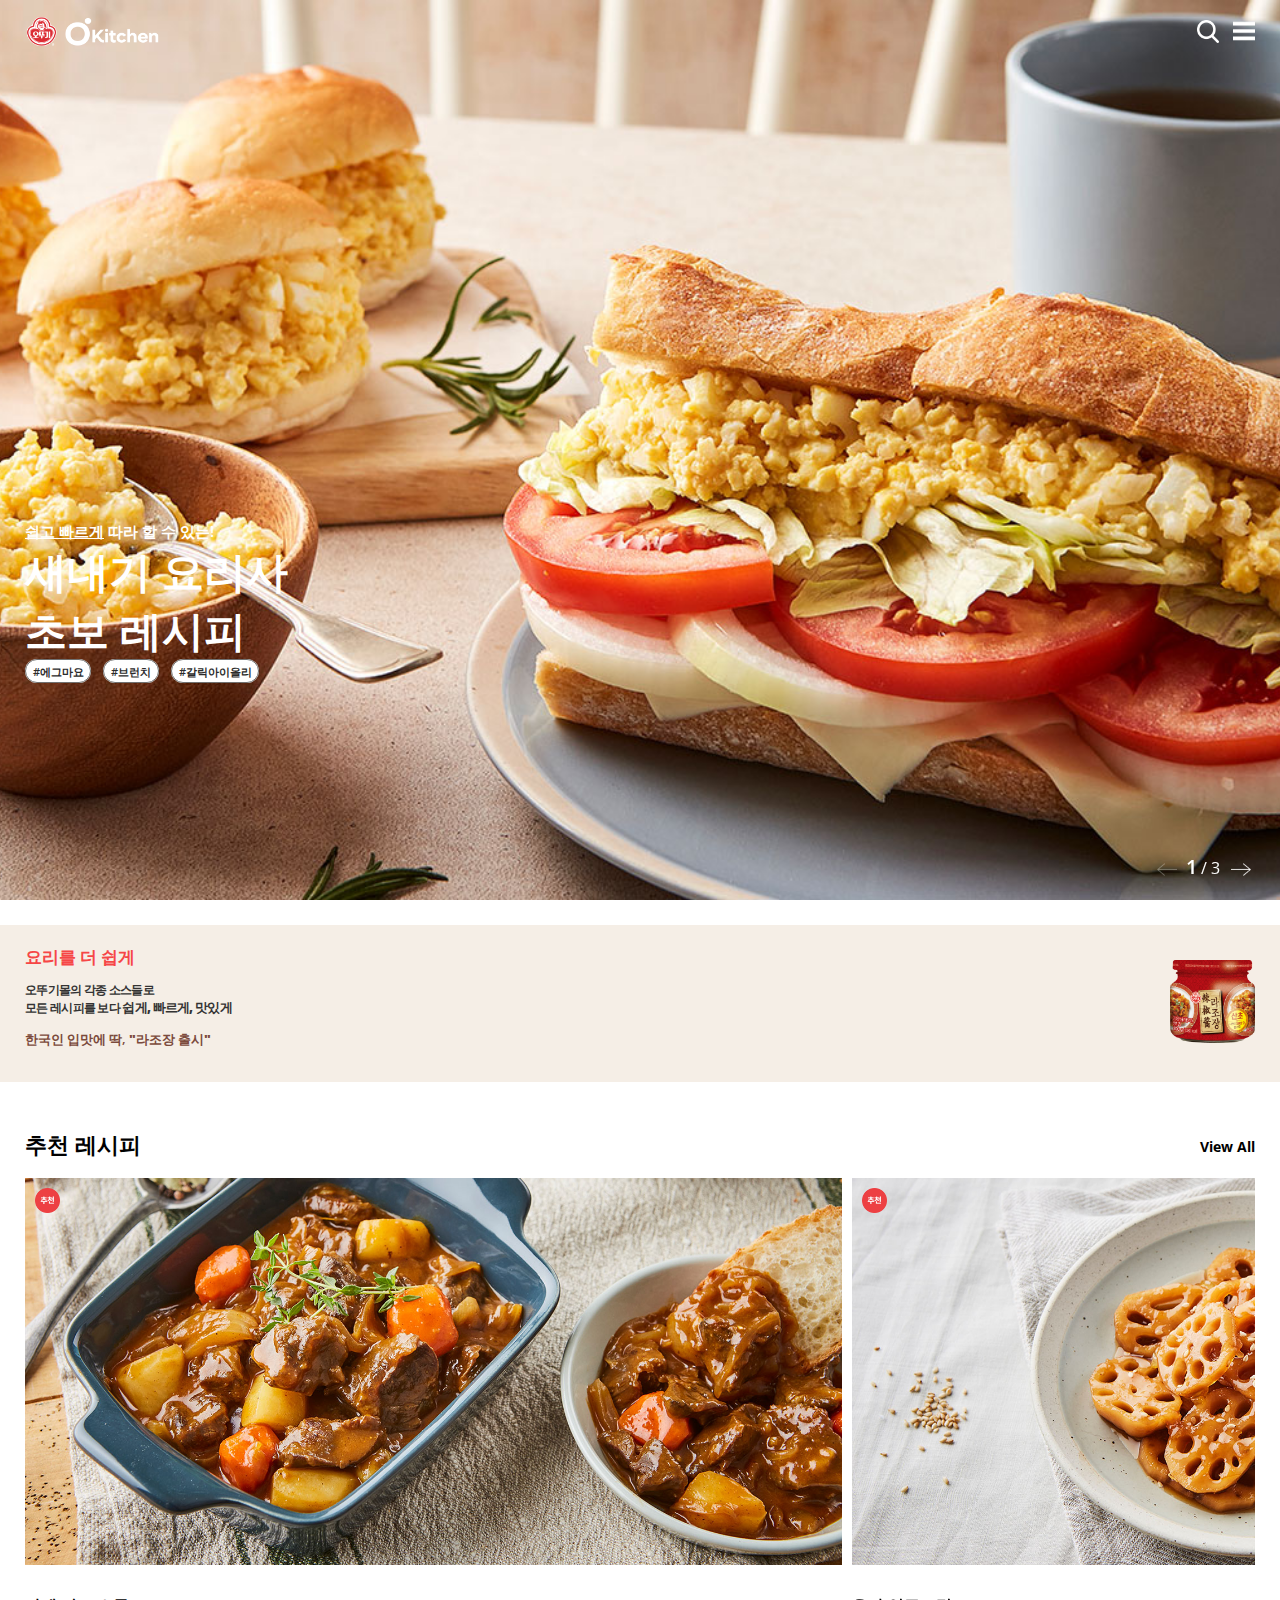
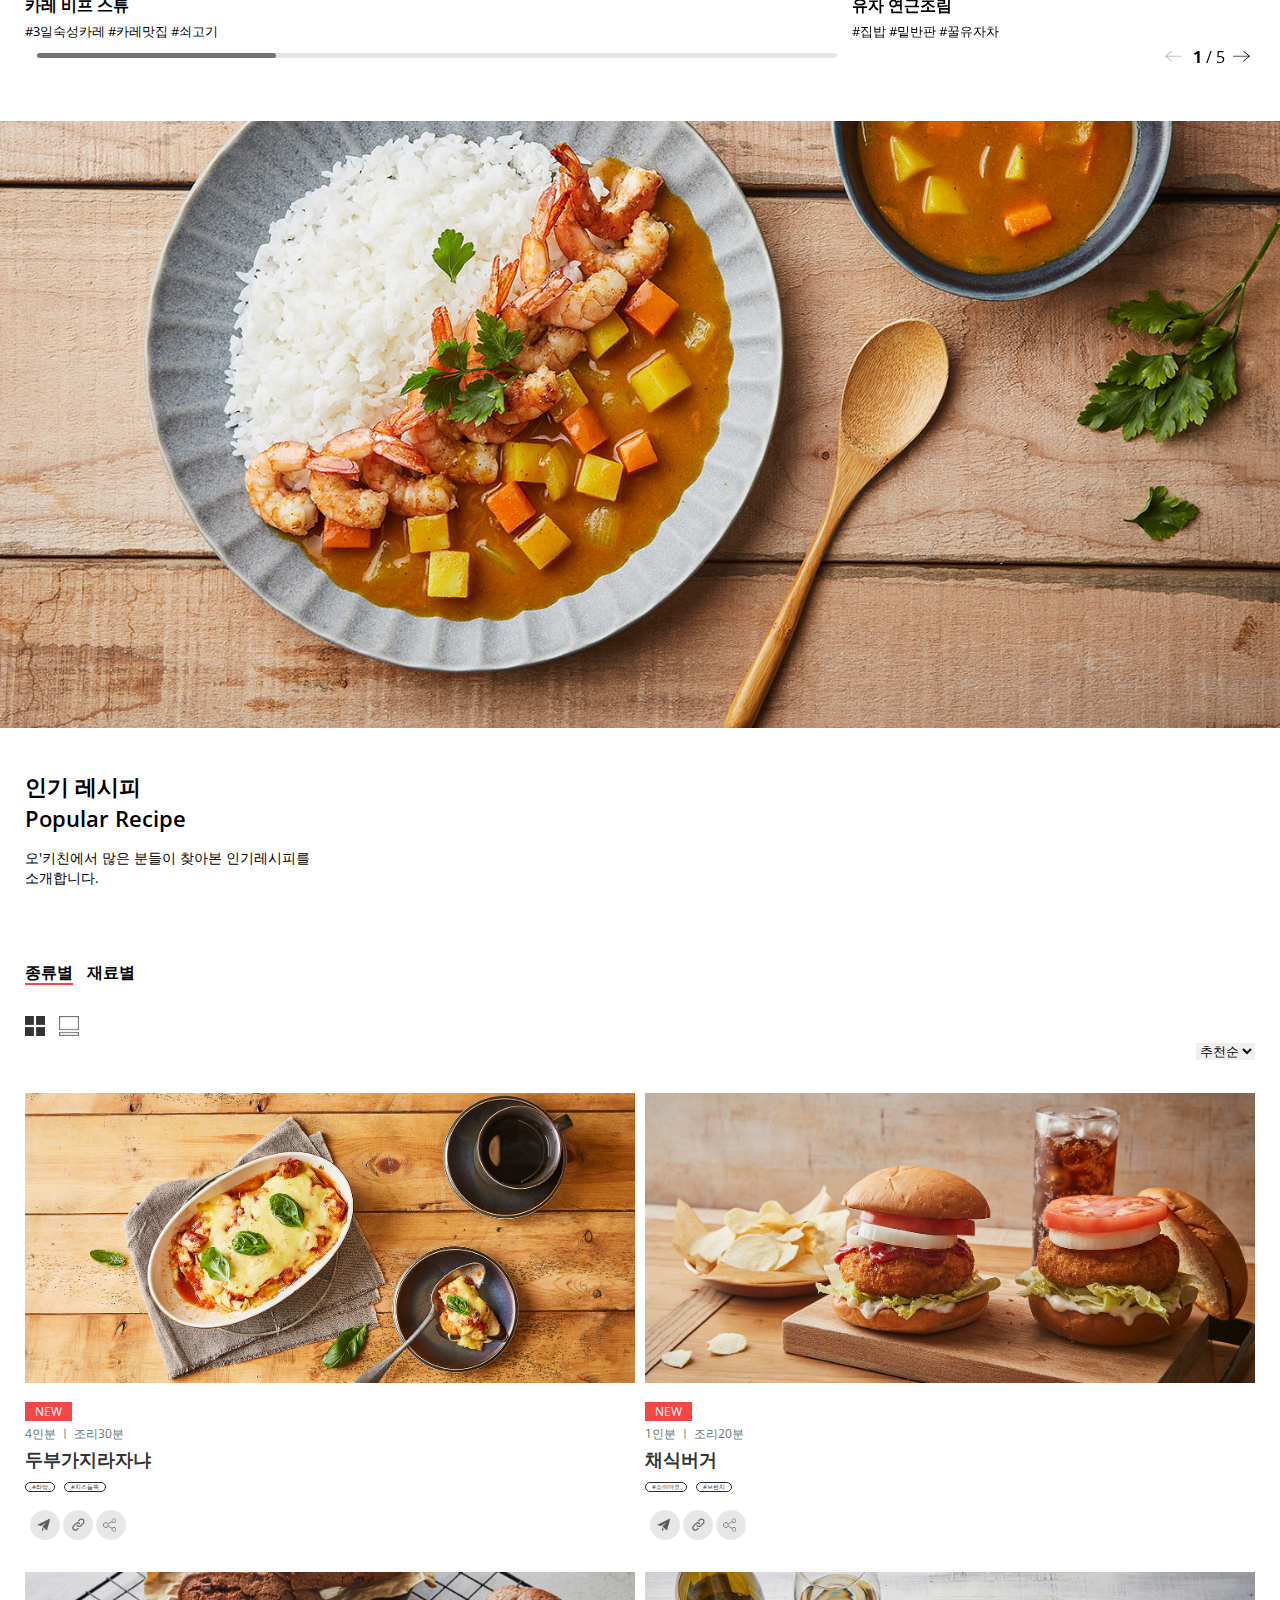
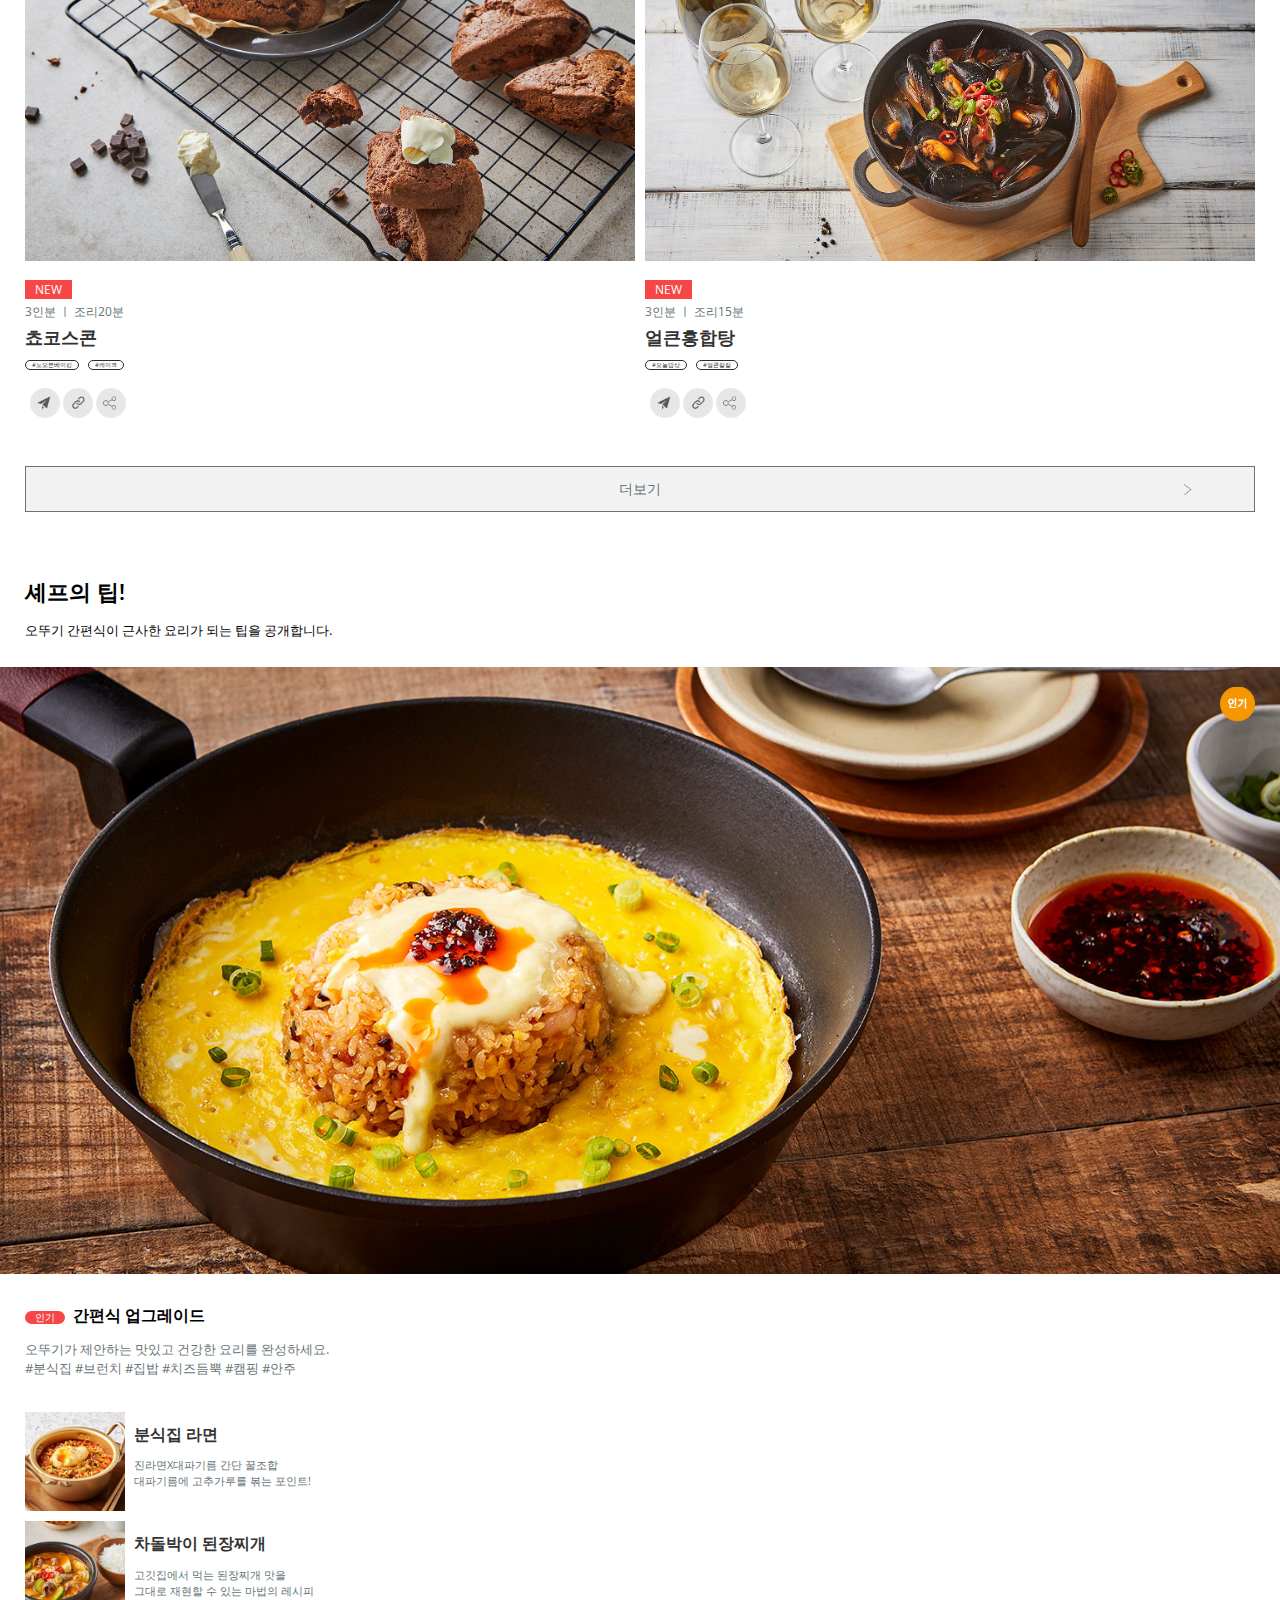
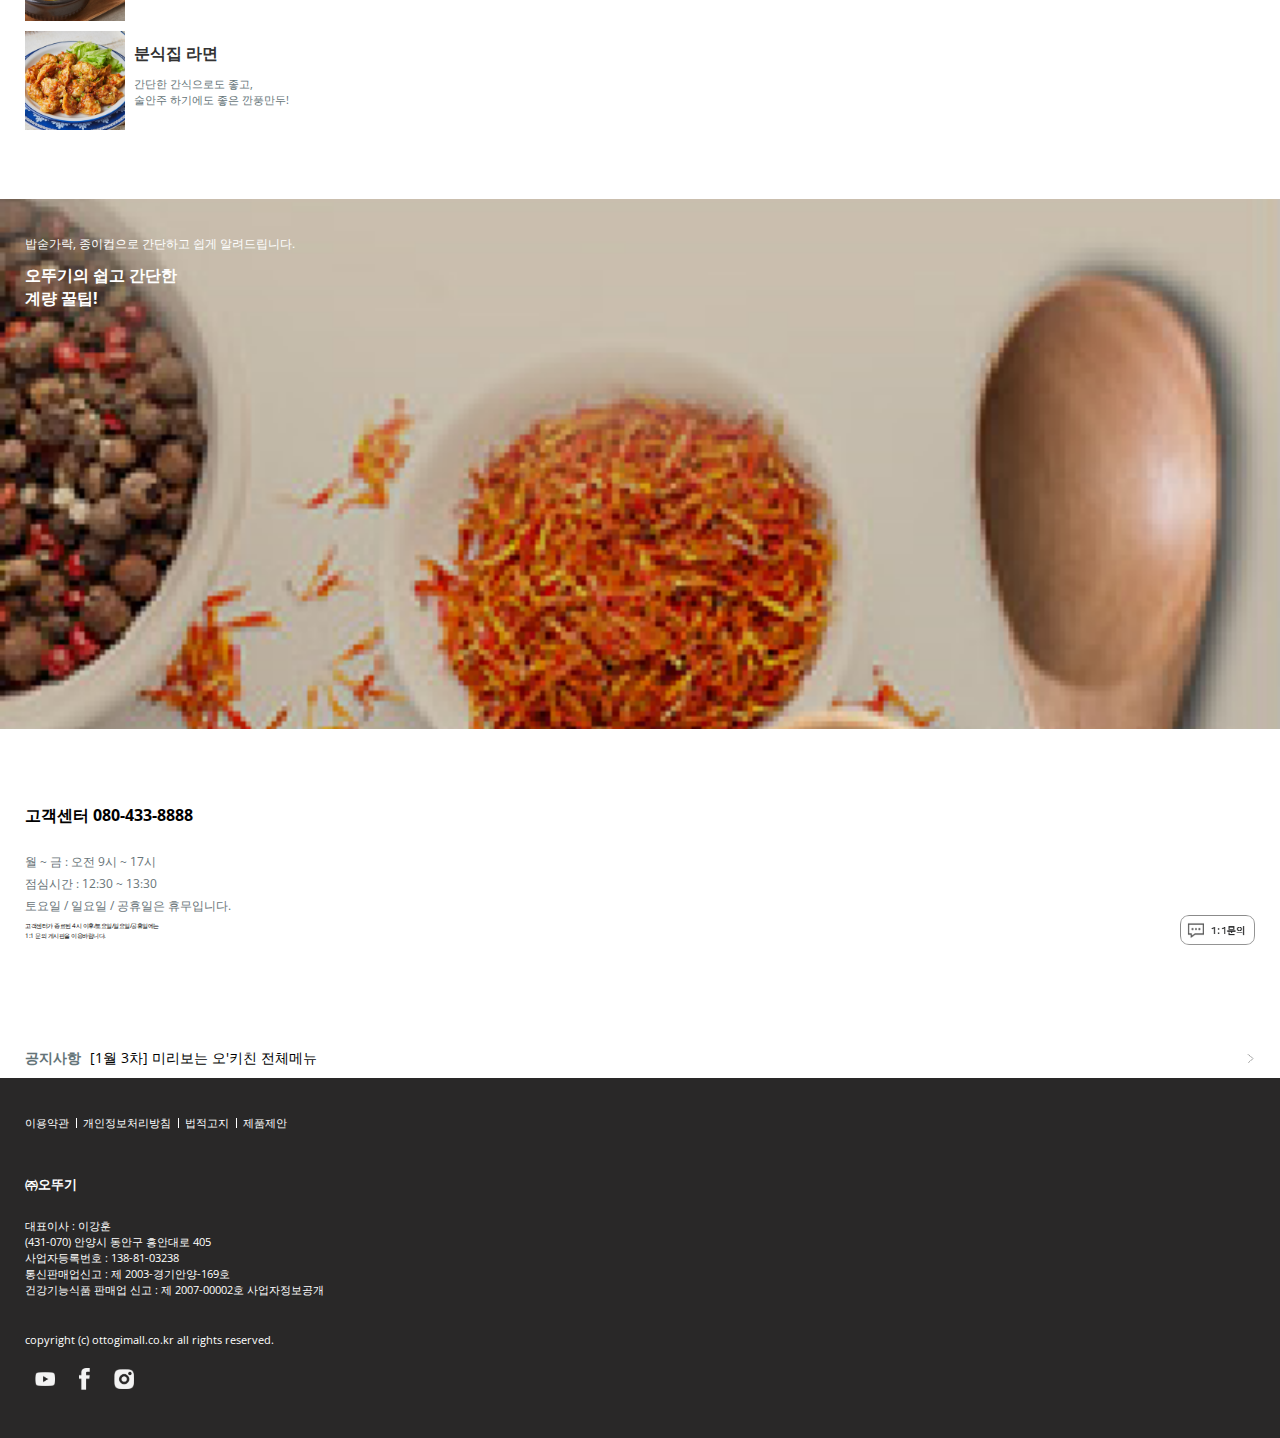
<file: project/project3/mobile/index.html>
<!DOCTYPE html>
<html>
<head>
<title>while</title>
<meta charset="utf-8">
<meta name="viewport" content="width=device-width, initial-scale=1.0, maximum-scale=1">
<link rel="stylesheet" href="css/swiper.css">   
<link rel="stylesheet" href="css/font.css">    
<link rel="stylesheet" href="css/reset.css">     
<link rel="stylesheet" href="css/style.css">       
<script src="js/jquery-1.10.1.min.js"></script>
<script src="js/swiper-bundle.min.js"></script>
<script src="js/main.js"></script>    
</head>

<body>    
<div class="wrapper">
    <header id="header">
        <div class="top clearfix">
            <div class="logo">
                <h1><a href=""><img src="images/logo.png" alt="logo"></a></h1>
            </div>
            <div class="utils">
                <ul>
                    <li><a href="" class="sch"><img src="images/ic_sch.png" alt="ic_sch"></a></li>
                    <li><a href="" class="tab"><img src="images/ico_tab.png" alt="ic_tab
                    "></a></li>
                </ul>    
            </div>
        </div>    
            <div id="mobile">
                <div class="login clearfix">
                    <a href="">로그인해주세요.</a>
                    <div class="home">
                        <ul>
                             <li><a href=""><img src="images/ic_home.png" alt="ic_home"></a></li>
                             <li><a href="" class="close"><img src="images/ic_close.png" alt="ic_close"></a></li>
                        </ul>    
                    </div>
                    <div class="quick">
                        <ul>
                            <li><a href=""><img src="images/quick_ic.png" alt="quick_ic1"><span>오뚜기몰</span></a></li>
                            <li><a href=""><img src="images/quick_ic2.png" alt="quick_ic2"><span>최근 본 레시피</span></a></li>
                        </ul>
                    </div>
                </div>
                <div class="gnb_tit">
                    <strong>오'키친 레시피 카테고리</strong>
                    <span>오뚜기가 제안하는 맛있고 건강한 요리</span>
                </div>
                <nav id="gnb">
                    <ul>
                        <li><a href="">인기레시피</a></li>
                        <li><a href="">신규레시피</a></li>
                        <li><a href="">종류별</a></li>
                        <li><a href="">재료별</a></li>
                        <li><a href="">방법</a></li>
                        <li><a href="">테마</a></li>
                        <li><a href="">기념일</a></li>
                        <li><a href="">도구</a></li>
                    </ul>   
                </nav> 
                <div class="customer clearfix">
                    <strong>고객센터 080-433-8888</strong>
                    <span>월 ~ 금:9:00 ~ 17:00</span>
                    <br><span>점심시간:12:30 ~ 13:30</span>
                    <br><span>토요일/일요일/공휴일은 휴무입니다.</span>
                </div>
            </div>
    </header>
    <div class="dim">dim</div>
    <div id="main_slider">
		<div class="swiper-container">
			<div class="swiper-wrapper">
				<div class="swiper-slide">
					<div class="title">   
						<dl>
                            <dt><span>쉽고 빠르게</span> 따라 할 수 있는!</dt>
							<dd>새내기 요리사<br>초보 레시피</dd>
							<dt><span class="tit">#에그마요</span>
                            <span class="tit">#브런치</span>
                            <span class="tit">#갈릭아이올리</span></dt>
						</dl>
					</div>
				</div>
				<div class="swiper-slide">
					<div class="title">   
						<dl>
                            <dt><span>오뚜기 간편식</span>이 요리가 되는 팁!</dt>
							<dd>요리의 업그레이드<br>셰프의 팁</dd>
							<dt><span class="tit">#토마토 냉파스타</span>
                            <span class="tit">#에그마요샌드위치</span></dt>
						</dl>     
					</div>
				</div>
				<div class="swiper-slide">
					<div class="title">  
						<dl>
                            <dt><span>빠르고 간편하게</span> 하지만 맛은 최고!</dt>
							<dd>10분 내로!<br>스피드 레시피</dd>
							<dt><span class="tit">#핫케이크</span>
                            <span class="tit">#시나몬</span>
                            <span class="tit">#갈릭아이올리</span></dt>    
						</dl>  
					</div>
				</div>
			</div>
			<div class="swiper-button-next"></div>
			<div class="swiper-button-prev"></div>
			<div class="swiper-pagination"></div>
		</div>
	</div>
    
    
    <!--section-->
    <section id="section">
    <div class="new clearfix">
        <div class="new_decs">
            <strong>요리를 더 쉽게</strong>
            <p class="new1">오뚜기몰의 각종 소스들로 
            <br>모든 레시피를 보다 <span class="new1">쉽게, 빠르게, 맛있게</span></p>
            <p class="new2">한국인 입맛에 딱, <span class="new2">"라조장 출시"</span></p>    
        </div>
        <div class="new_img"><img src="images/rajo2.jpg" alt="rajo"></div>
    </div>
    <div class="recommend">
        <div class="recommend_tit clearfix">
            <h3>추천 레시피</h3>
            <a href="">View All</a>
        </div>
        <div id="recommend_slider">
              <!-- sub-slider -->
              <div class="swiper-container">
                <div class="swiper-wrapper">
                  <div class="swiper-slide">
                      <a href="">
                          <div class="img">
                                <img src="images/hot1.jpg" alt="추천레시피1">
                          </div>
                          <div class="decs">
                                <dl>
                                    <dt>카레 비프 스튜</dt>
                                    <dd>#3일숙성카레 #카레맛집 #쇠고기</dd>
                                </dl>
                          </div>
                          <div class="label">
                                <img src="images/label1.png" alt="label1">
                          </div>
                      </a>    
                  </div>
                  <div class="swiper-slide">
                       <a href="">
                          <div class="img">
                                <img src="images/hot2.jpg" alt="추천레시피2">
                          </div>
                          <div class="decs">
                                <dl>
                                    <dt>유자 연근조림</dt>
                                    <dd>#집밥 #밑반판 #꿀유자차</dd>
                                </dl>
                          </div>
                          <div class="label">
                                <img src="images/label1.png" alt="label1">
                          </div>
                      </a>  
                  </div>
                  <div class="swiper-slide">
                       <a href="">
                          <div class="img">
                                <img src="images/hot3.jpg" alt="추천레시피3">
                          </div>
                          <div class="decs">
                                <dl>
                                    <dt>버섯크림리조또</dt>
                                    <dd>#파우치스프X오뚜기밥 #리조또</dd>
                                </dl>
                          </div>
                          <div class="label">
                                <img src="images/label1.png" alt="label1">
                          </div>
                      </a> 
                  </div>
                  <div class="swiper-slide">
                      <a href="">
                          <div class="img">
                                <img src="images/hot_recipe1.jpg" alt="추천레시피4">
                          </div>
                          <div class="decs">
                                <dl>
                                    <dt>햄치즈마요덮밥</dt>
                                    <dd>#마요네즈 #간편식 #계란요리</dd>
                                </dl>
                          </div>
                          <div class="label">
                                <img src="images/label1.png" alt="label1">
                          </div>
                      </a> 
                  </div>
                  <div class="swiper-slide">
                       <a href="">
                          <div class="img">
                                <img src="images/hot5.jpg" alt="추천레시피5">
                          </div>
                          <div class="decs">
                                <dl>
                                    <dt>치킨 카레 타코</dt>
                                    <dd>#멕시코 #밀또띠아 #닭가슴살</dd>
                                </dl>
                          </div>
                          <div class="label">
                                <img src="images/label1.png" alt="label1">
                          </div>
                      </a>
                  </div>
                </div>
                <!-- Add Pagination -->
                <div class="swiper-scrollbar"></div>
                <div class="swiper-button-next"></div>
			    <div class="swiper-button-prev"></div>
                <div class="swiper-pagination"></div>  
              </div>            
        </div>
    </div>
        
    <div class="popular">
        <div class="popular_banner">
            <img src="images/img1.jpg" alt="img"></div>
        <div class="popular_tit">
            <h3>인기 레시피
            <br>Popular Recipe</h3>
            <p>오'키친에서 많은 분들이 찾아본 <span>인기레시피</span>를 <br>소개합니다.</p>
        </div>
        <div class="side_tit">
            <strong class="side1">종류별</strong>
            <strong class="side2">재료별</strong>
        </div>
        <div class="side_ic clearfix">
            <div class="side1">
                <a href=""><img src="images/side_ic1%20(1).png" alt="side_ic1"></a>
                <a href=""><img src="images/side_ic1%20(2).png" alt="side_ic2"></a>
            </div>
            <div class="side2">
                <select>
                    <option>추천순</option>
                    <option>최신순</option>
                </select>
            </div>
        </div>
        <div class="popular_decs clearfix">
            <ul>
                <li>
                    <div class="img">
                        <img src="images/popular1.jpg" alt="popular1">
                    </div>
                        <div class="decs">
                            <a href="">
                                <span class="new">new</span>
                                <dl>
                                    <dd class="time">4인분 ㅣ 조리30분</dd>
                                    <dt>두부가지라자냐</dt>
                                    <dd class="tag">
                                        <span>#라망</span> <span>#치즈듬뿍</span></dd>
                                </dl>
                            </a>
                        </div>
                        <div class="share">
                                <ul>
                                    <li>
                                        <a href=""><img src="images/share%20(1).png" alt="공유아이콘1"></a>
                                    </li>                   <li>
                                        <a href=""><img src="images/share%20(2).png" alt="공유아이콘2"></a>
                                    </li>                   <li>
                                        <a href=""><img src="images/share%20(3).png" alt="공유아이콘3"></a>
                                    </li>
                                </ul>
                        </div>
                        
                </li>

                 <li>
                    <div class="img">
                            <img src="images/popular2.jpg" alt="popular2">
                    </div>
                    <div class="decs">
                        <a href="">    
                            <span class="new">new</span>
                            <dl>
                                <dd class="time">1인분 ㅣ 조리20분</dd>
                                <dt>채식버거</dt>
                                <dd class="tag">
                                    <span>#소이마요</span> <span>#브런치</span>
                            </dl>
                        </a>
                    </div>
                    <div class="share">
                                <ul>
                                    <li>
                                        <a href=""><img src="images/share%20(1).png" alt="공유아이콘1"></a>
                                    </li>                   <li>
                                        <a href=""><img src="images/share%20(2).png" alt="공유아이콘2"></a>
                                    </li>                   <li>
                                        <a href=""><img src="images/share%20(3).png" alt="공유아이콘3"></a>
                                    </li>
                                </ul>
                    </div>
                </li>
				<li>
                    <div class="img">
                            <img src="images/popular3.jpg" alt="popular3">
                    </div>
                    <div class="decs">
                        <a href="">
                            <span class="new">new</span>
                            <dl>
                                <dd class="time">3인분 ㅣ 조리20분</dd>
                                <dt>쵸코스콘</dt>
                                <dd class="tag">
                                    <span>#노오븐베이킹</span> <span>#케이크</span> </dd>
                            </dl>
                        </a>     
                    </div>
                    <div class="share">
                                <ul>
                                    <li>
                                        <a href=""><img src="images/share%20(1).png" alt="공유아이콘1"></a>
                                    </li>                   <li>
                                        <a href=""><img src="images/share%20(2).png" alt="공유아이콘2"></a>
                                    </li>                   <li>
                                        <a href=""><img src="images/share%20(3).png" alt="공유아이콘3"></a>
                                    </li>
                                </ul>
                    </div>
                </li>
                <li>
                    <div class="img">
                            <img src="images/popular4.jpg" alt="popular1">
                    </div>
                    <div class="decs">
                        <a href="">
                            <span class="new">new</span>
                            <dl>
                                <dd class="time">3인분 ㅣ 조리15분</dd>
                                <dt>얼큰홍합탕</dt>
                                <dd class="tag">
                                    <span>#오늘밥상</span> <span>#얼큰칼칼</span> </dd>
                            </dl>
                        </a>
                    </div>
                    <div class="share">
                                <ul>
                                    <li>
                                        <a href=""><img src="images/share%20(1).png" alt="공유아이콘1"></a>
                                    </li>                   <li>
                                        <a href=""><img src="images/share%20(2).png" alt="공유아이콘2"></a>
                                    </li>                   <li>
                                        <a href=""><img src="images/share%20(3).png" alt="공유아이콘3"></a>
                                    </li>
                                </ul>
                    </div>
                </li>    
            </ul>    
        </div>
        <div class="more">
            <a href="">더보기</a>
        </div>
    </div>
    
    <!--section chef-->
    <div class="chef">
        <div class="chef_tit1">
            <h3>셰프의 팁!</h3>
            <p>오뚜기 간편식이 근사한 요리가 되는 팁을 공개합니다.</p>
            <div class="img">
                <a href=""><img src="images/chef1.jpg" alt="셰프의팁1"></a>
                <div class="label">
                    <img src="images/label2.png" alt="label2">
                </div>
            </div>    
        </div>  
        <div class="chef_tit2">
            <span>인기</span><strong>간편식 업그레이드</strong>
            <p>오뚜기가 제안하는 맛있고 건강한 요리를 완성하세요.
            <br>#분식집 #브런치 #집밥 #치즈듬뿍 #캠핑 #안주</p>
        </div>
        <div class="chef_decs">
            <ul>
                <li>
                    <a href="">
                        <div class="img">
                            <img src="images/chef3.png" alt="chef2">
                        </div>
                        <div class="decs">
                            <strong>분식집 라면</strong>
                            <p>진라면X대파기름 간단 꿀조합
                            <br>대파기름에 고추가루를 볶는 포인트!</p>
                        </div>
                    </a>
                </li>                
                <li>
                    <a href="">
                        <div class="img">
                            <img src="images/chef2.png" alt="chef3">
                        </div>
                        <div class="decs">
                            <strong>차돌박이 된장찌개</strong>
                            <p>고깃집에서 먹는 된장찌개 맛을
                            <br>그대로 재현할 수 있는 마법의 레시피</p>
                        </div>
                    </a>
                </li>                
                <li>
                    <a href="">
                        <div class="img">
                            <img src="images/chef4.png" alt="chef4">
                        </div>
                        <div class="decs">
                            <strong>분식집 라면</strong>
                            <p>간단한 간식으로도 좋고,
                            <br>술안주 하기에도 좋은 깐풍만두!</p>
                        </div>
                    </a>
                </li>
            </ul>
        </div>
    </div>    
    <div class="tip">
        <div class="tip_banner">
                <a href=""><img src="images/sec_bg.png" alt="팁배너"></a>   
            <div class="tip_decs">
                <p>밥숟가락, 종이컵으로 간단하고 쉽게 알려드립니다.</p>
                <strong>오뚜기의 쉽고 간단한
                <br>계량 꿀팁!</strong>
            </div> 
        </div>
    </div> 
    <div class="service">
        <div class="service_decs1">
            <strong>고객센터 080-433-8888</strong>
            <span><br>월 ~ 금 : 오전 9시 ~ 17시
                <br>점심시간 : 12:30 ~ 13:30
                <br>토요일 / 일요일 / 공휴일은 휴무입니다.
            </span>
        </div> 
        <div class="service_decs2 clearfix">
            <p>고객센터가 종료된 4시 이후/토요일/일요일/공휴일에는
                <br>1:1 문의 게시판을 이용바랍니다.</p>
            <a href=""><img src="images/ic_ask.png" alt="ic_ask"></a>
        </div>
    </div>
    <div class="notice">
        <strong>공지사항</strong>
        <a href="">[1월 3차] 미리보는 오'키친 전체메뉴</a>
    </div>    
    </section>   
    <footer id="footer">
        <div class="footer_menu">
            <ul>
				<li><a href="">이용약관</a></li>
				<li><a href="">개인정보처리방침</a></li>
				<li><a href="">법적고지</a></li>
				<li><a href="">제품제안</a></li>
            </ul>
        </div>    
         <p class="copyright">
			<strong>㈜오뚜기</strong><br>
			대표이사 : 이강훈<br>
			(431-070) 안양시 동안구 흥안대로 405<br>
			사업자등록번호 : 138-81-03238<br>
			통신판매업신고 : 제 2003-경기안양-169호<br>
			건강기능식품 판매업 신고 : 제 2007-00002호 사업자정보공개<br>
			<b>copyright (c) ottogimall.co.kr all rights reserved.</b>
		</p>
        <div class="sns clearfix">
            <ul>
                <li><a href=""><img src="images/youtube.png" alt="youtube"></a></li>
                <li><a href=""><img src="images/facebook.png" alt="facebook"></a></li>
                <li><a href=""><img src="images/insta.png" alt="insta"></a></li>
            </ul>
        </div>
    </footer>
</div>    
</body>
</html>
</file>
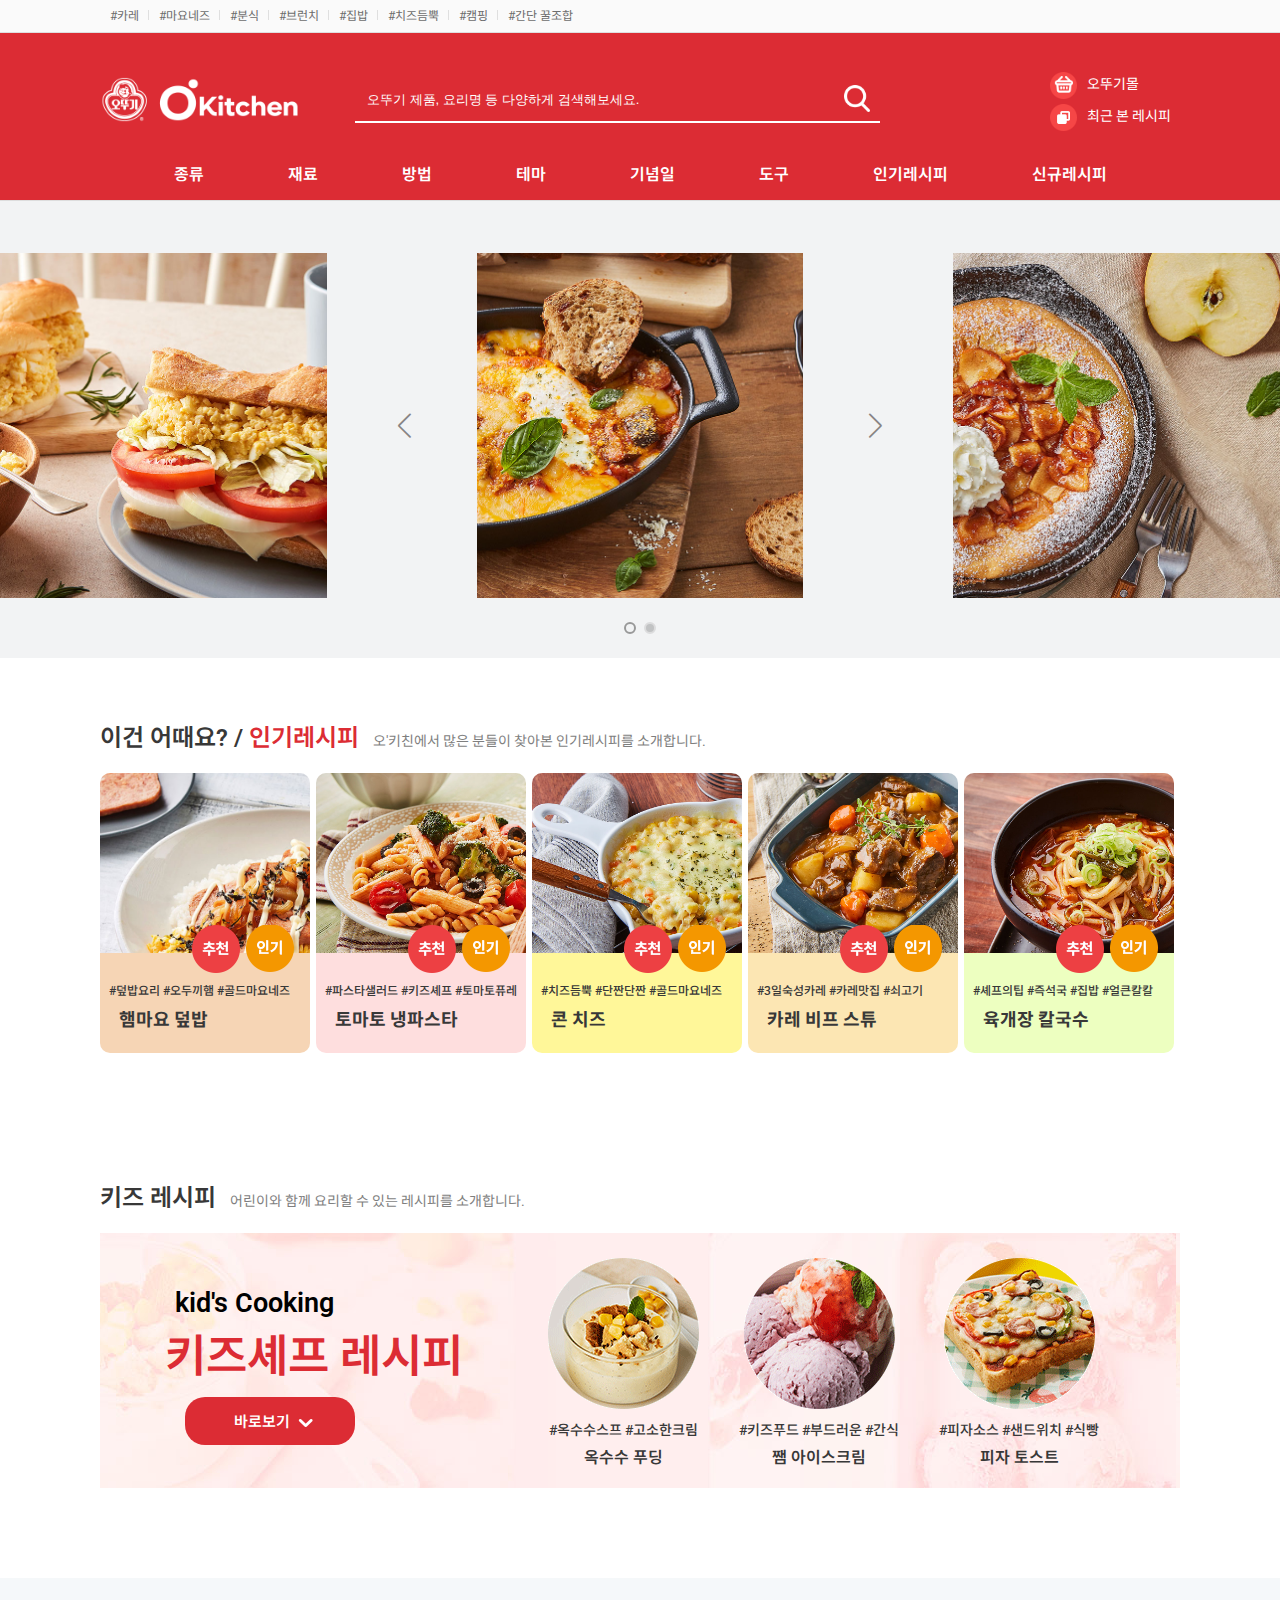
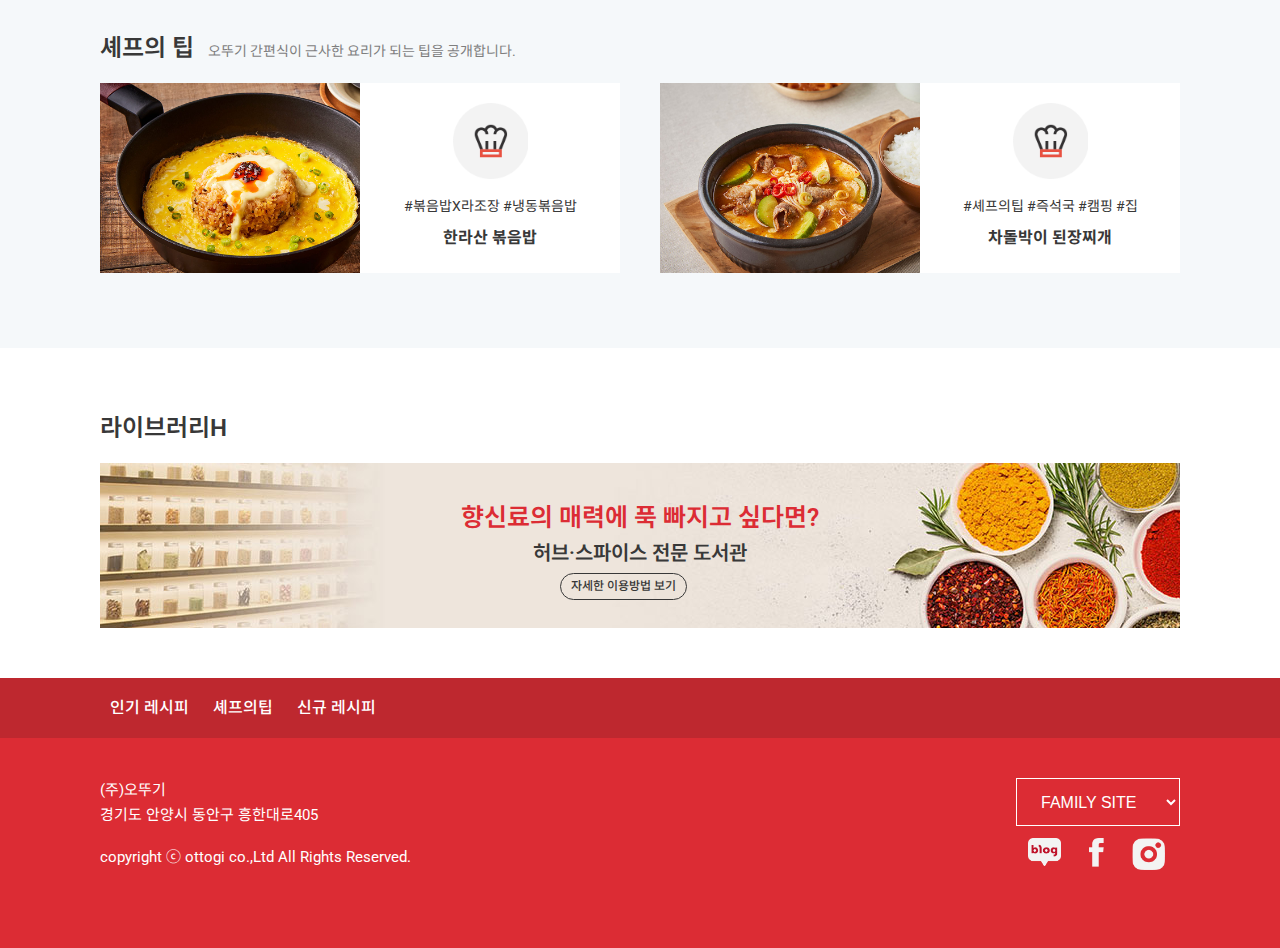
<file: project/project3/pc/index.html>
<!DOCTYPE html>
<html lang="ko">
<head>
<title>okitchen</title>
<meta charset="utf-8">
<meta name="viewport" content="width=device-width, initial-scale=1.0">
<link rel="stylesheet" href="css/swiper-bundle.min.css">    
<link rel="stylesheet" href="css/font.css">        
<link rel="stylesheet" href="css/reset.css">
<link rel="stylesheet" href="css/style.css">    
<script src="js/swiper-bundle.min.js"></script>
<script src="js/jquery-1.10.1.min.js"></script>     
<script src="js/main.js"></script>    
    
</head>

<body>
<!--header-->    
<header id="header">       
    <div class="tagmenu">
        <div class="tagmenu_inner">
            <ul>
                <li><a href="">#카레</a></li>
                <li><a href="">#마요네즈</a></li>
                <li><a href="">#분식</a></li>
                <li><a href="">#브런치</a></li>
                <li><a href="">#집밥</a></li>
                <li><a href="">#치즈듬뿍</a></li>
                <li><a href="">#캠핑</a></li>
                <li><a href="">#간단 꿀조합</a></li>
            </ul>
        </div>    
    </div>
    <div class="top"> 
        <div class="top_inner">
            <div class="head1">
                <div class="logo">
                    <h1><a href=""><img src="images/logo.png" alt="logo"></a></h1>
                </div>
                <div class="search">
                    <form>
                        <input type="text" placeholder="오뚜기 제품, 요리명 등 다양하게 검색해보세요.">
                        <a href="" class="zoom"><img src="images/top_sch.png" alt="검색아이콘"></a>
                    </form>
                </div>
                <div class="utils">
                    <ul>
                        <li><a href=""><img src="images/util_icon1.png" alt="유틸아이콘1"><span>오뚜기몰</span></a></li>
                        <li><a href=""><img src="images/util_icon2.png" alt="유틸아이콘2"><span>최근 본 레시피</span></a></li>
                    </ul>
                </div>
            </div>  
            <div class="menu">
                <nav id="gnb">
                    <ul>
                        <li>
                            <a href="">종류</a>
                            <ul>
                                <li><a href="">밥</a></li>
                                <li><a href="">반찬</a></li>
                                <li><a href="">국물</a></li>
                                <li><a href="">면</a></li>
                                <li><a href="">디저트</a></li>
                                <li><a href="">분식</a></li>
                                <li><a href="">샐러드</a></li>
                                <li><a href="">음료</a></li>
                                <li><a href="">기타</a></li>
                            </ul>
                        </li>
                        <li>
                            <a href="">재료</a>
                            <ul>
                                <li><a href="">쇠고기</a></li>
                                <li><a href="">돼지고기</a></li>
                                <li><a href="">닭고기</a></li>
                                <li><a href="">채소</a></li>
                                <li><a href="">해물</a></li>
                                <li><a href="">계란</a></li>
                                <li><a href="">유제품</a></li>
                                <li><a href="">기타</a></li>
                            </ul>
                        </li>
                        <li>
                            <a href="">방법</a>
                            <ul>
                                <li><a href="">구이</a></li>
                                <li><a href="">찜</a></li>
                                <li><a href="">국탕찌개</a></li>
                                <li><a href="">볶음</a></li>
                                <li><a href="">조림</a></li>
                                <li><a href="">튀김</a></li>
                                <li><a href="">무침·비빔</a></li>
                                <li><a href="">기타</a></li>
                            </ul>    
                        </li>
                        <li>
                            <a href="">테마</a>
                            <ul>
                                <li><a href="">스피드</a></li>
                                <li><a href="">브런치</a></li>
                                <li><a href="">야식</a></li>
                                <li><a href="">간식</a></li>
                                <li><a href="">캠핑</a></li>
                                <li><a href="">도시락</a></li>
                                <li><a href="">파티</a></li>
                                <li><a href="">1인분</a></li>
                                <li><a href="">키즈셰프</a></li>
                                <li><a href="">채식</a></li>
                            </ul>
                        </li>
                        <li>
                            <a href="">기념일</a>
                            <ul>
                                <li><a href="">명절</a></li>
                                <li><a href="">생일</a></li>
                                <li><a href="">카레데이</a></li>
                                <li><a href="">크리스마스</a></li>
                            </ul>
                        </li>
                        <li>
                            <a href="">도구</a>
                            <ul>
                                <li><a href="">에어프라이어</a></li>
                                <li><a href="">후라이팬</a></li>
                                <li><a href="">전자레인지</a></li>
                                <li><a href="">냄비</a></li>
                                <li><a href="">오븐</a></li>
                                <li><a href="">기타</a></li>
                            </ul>
                        </li>
                        <li>
                            <a href="">인기레시피</a>
                            <ul>
                                <li><a href="">햄마요덮밥</a></li>
                                <li><a href="">토마토냉파스타</a></li>
                                <li><a href="">북어채무침</a></li>
                                <li><a href="">콘치즈</a></li>
                                <li><a href="">카레삭슈카</a></li>
                                <li><a href="">차돌박이된장찌개</a></li>
                                <li><a href="">진라면밥</a></li>
                                <li><a href="">육개장칼국수</a></li>
                                <li><a href="">시나몬롤</a></li>
                                <li><a href="">에그마요샌드위치</a></li>
                            </ul>
                        </li>
                        <li>
                            <a href="">신규레시피</a>
                            <ul>
                                <li><a href="">브라우니쿠키</a></li>
                                <li><a href="">공갈빵</a></li>
                                <li><a href="">두부가지라자냐</a></li>
                                <li><a href="">채식버거</a></li>
                                <li><a href="">얼큰수제비</a></li>
                                <li><a href="">얼큰홍합탕</a></li>
                                <li><a href="">순두부쫄면</a></li>
                                <li><a href="">마파가지덮밥</a></li>
                                <li><a href="">차돌된장덮밥</a></li>
                            </ul>
                        </li>
                    </ul>
                </nav>   
                <div class="gnb_banner">
				    <a href="">#라면맛집</a>
				    <a href="">#XO만두</a>
				    <a href="">#계량 팁</a>
			    </div>
            </div>
        </div>    
    </div>      
    <div class="main_slider">
        <div class="swiper-container">
            <div class="swiper-wrapper">
				<div class="swiper-slide">
                    <a href=""><img src="images/slider1.jpg" alt="슬라이더1"></a>
                </div>
				<div class="swiper-slide">
                    <a href=""><img src="images/slider2.jpg" alt="슬라이더2"></a>
                </div>
				<div class="swiper-slide">
                    <a href=""><img src="images/slider3.jpg" alt="슬라이더3"></a>
                </div>
				<div class="swiper-slide">
                    <a href=""><img src="images/slider4.jpg" alt="슬라이더4"></a>
                </div>
				<div class="swiper-slide">
                    <a href=""><img src="images/slider5.jpg" alt="슬라이더5"></a>
                </div>
				<div class="swiper-slide">
                    <a href=""><img src="images/slider6.jpg" alt="슬라이더6"></a>
                </div>                
            </div>
			<div class="swiper-pagination"></div>
			<div class="swiper-button-next"></div>
			<div class="swiper-button-prev"></div>
		</div>        
    </div>
</header>    
    
<!--section-->
<section id="section">
    <div class="section1">
        <div class="title">
            <h3>이건 어때요? / <span>인기레시피</span></h3>
            <p>오'키친에서 많은 분들이 찾아본 인기레시피를 소개합니다.</p>
        </div>
        <div class="hot_recipe">
            <ul>
                <li>
                <a href="">
                    <div class="img">
                        <img src="images/hot_recipe1.jpg" alt="인기레시피1">
                    </div>
                    <div class="text color1">
                        <span>#덮밥요리 #오두끼햄 #골드마요네즈</span>
                        <br><strong>햄마요 덮밥</strong>
                    </div>
                    <div class="label">
                        <ul>
                            <li><img src="images/label1.png" alt="라벨1"></li>
                            <li><img src="images/label2.png" alt="라벨2"></li>
                        </ul>
                    </div>
                </a>
            </li>
            <li>
                <a href="">
                    <div class="img">
                        <img src="images/hot_recipe2.jpg" alt="인기레시피2">
                    </div>
                    <div class="text color2">
                        <span>#파스타샐러드 #키즈셰프 #토마토퓨레</span>
                        <br><strong>토마토 냉파스타</strong>
                    </div>
                    <div class="label">
                        <ul>
                            <li><img src="images/label1.png" alt="라벨1"></li>
                            <li><img src="images/label2.png" alt="라벨2"></li>
                        </ul>
                    </div>                    
                </a>            
            </li>
            <li>
                <a href="">
                    <div class="img">
                        <img src="images/hot_recipe3.jpg" alt="인기레시피3">
                    </div>
                    <div class="text color3">
                        <span>#치즈듬뿍 #단짠단짠 #골드마요네즈</span>
                        <br><strong>콘 치즈</strong>
                    </div>
                    <div class="label">
                        <ul>
                            <li><img src="images/label1.png" alt="라벨1"></li>
                            <li><img src="images/label2.png" alt="라벨2"></li>
                        </ul>
                    </div>                    
                </a>               
            </li>
            <li>
                <a href="">
                    <div class="img">
                        <img src="images/hot_recipe4.jpg" alt="인기레시피4">
                    </div>
                    <div class="text color4">
                        <span>#3일숙성카레 #카레맛집 #쇠고기</span>
                        <br><strong>카레 비프 스튜</strong>
                    </div>
                    <div class="label">
                        <ul>
                            <li><img src="images/label1.png" alt="라벨1"></li>
                            <li><img src="images/label2.png" alt="라벨2"></li>
                        </ul>
                    </div>                    
                </a>           
            </li>
            <li>
                <a href="">
                    <div class="img">
                        <img src="images/hot_recipe5.jpg" alt="인기레시피5">
                    </div>
                    <div class="text color5">
                        <span>#셰프의팁 #즉석국 #집밥 #얼큰칼칼</span>
                        <br><strong>육개장 칼국수</strong>
                    </div> 
                    <div class="label">
                        <ul>
                            <li><img src="images/label1.png" alt="라벨1"></li>
                            <li><img src="images/label2.png" alt="라벨2"></li>
                        </ul>
                    </div>                    
                </a>   
            </li>
        </ul>
    </div>
    </div>       
    <div class="section2">
        <div class="title">
            <h3>키즈 레시피</h3>
            <p>어린이와 함께 요리할 수 있는 레시피를 소개합니다.</p>
        </div>
        <div class="kids_recipe">
            <div class="text">
                <span>kid's Cooking</span>
                <br><strong>키즈셰프 레시피</strong>
                <div class="tab">
                    <a href="">바로보기</a>
                </div>    
             </div>
             <ul>
                <li>
                    <a href="">
                        <div class="img">
                            <img src="images/kids1.png" alt="키즈레시피1">
                        </div>
                        <div class="name">
                            <span>#옥수수스프 #고소한크림</span>
                            <br><strong>옥수수 푸딩</strong>
                        </div>
                    </a>
                </li>
                <li>
                    <a href="">
                        <div class="img">
                            <img src="images/kids2.png" alt="키즈레시피2">
                        </div>
                        <div class="name">
                            <span>#키즈푸드 #부드러운 #간식</span>
                            <br><strong>쨈 아이스크림</strong>
                        </div>
                    </a>
                </li>
                <li>
                <a href="">
                    <div class="img">
                        <img src="images/kids3.png" alt="키즈레시피3">
                    </div>
                    <div class="name">
                        <span>#피자소스 #샌드위치 #식빵</span>
                        <br><strong>피자 토스트</strong>
                    </div>
                    </a>
                </li>    
            </ul>                 
        </div>    
    </div>
    <div class="section3">
        <div class="section3_inner">
                <div class="title">
                    <h3>셰프의 팁</h3>
                    <p>오뚜기 간편식이 근사한 요리가 되는 팁을 공개합니다.</p>        
                </div>
                <div class="chef_recipe">
                    <ul>
                        <li>
                            <a href="">
                            <div class="img">
                                <img src="images/chef1.jpg" alt="셰프의팁1">
                            </div>
                            <div class="text">
                                <img src="images/cook_icon1.png" alt="요리아이콘1">                            
                                <span>#볶음밥X라조장 #냉동볶음밥</span>
                                <br><strong>한라산 볶음밥</strong>
                            </div>
                            </a>    
                        </li>
                        <li>
                            <a href="">                                   
                            <div class="img">
                                <img src="images/chef2.jpg" alt="셰프의팁2">
                            </div>
                            <div class="text">
                                <img src="images/cook_icon1.png" alt="요리아이콘1">
                                <span>#셰프의팁 #즉석국 #캠핑 #집</span>
                                <br><strong>차돌박이 된장찌개</strong>
                            </div>
                            </a>      
                        </li>                    
                    </ul>
                </div>
            </div>
        </div>  
    <div class="section4">
        <div class="title">
            <h3>라이브러리H</h3>   
        </div>
        <div class="library_h">
            <div class="text">
                <p>향신료의 매력에 푹 빠지고 싶다면?</p>
                <span>허브·스파이스 전문 도서관</span>
                <div class="tab">
                    <a href="">자세한 이용방법 보기</a>
                </div>    
            </div>
        </div>        
    </div>
</section>

<!--footer-->    
<footer id="footer">
    <div class="bottom">
        <div class="bottom_inner">
            <div class="bottom_menu">
                <ul>
                    <li><a href="">인기 레시피</a></li>
                    <li><a href="">셰프의팁</a></li>
                    <li><a href="">신규 레시피</a></li>
                </ul>
            </div>         
        </div>
    </div>
    <div class="bottom2">
        <div class="bottom2_inner">
            <div class="copyright">
                <span>(주)오뚜기 <br>경기도 안양시 동안구 흥한대로405</span>
                <br><p>copyright ⓒ ottogi co.,Ltd All Rights Reserved.</p>
            </div>
            <div class="right">
                <div class="familysite">
                    <select>
                        <option>FAMILY SITE</option>
                        <option>(주)오뚜기</option>
                        <option>오뚜기몰</option>
                        <option>오뚜기함태호재단</option>
                    </select>
                </div>
                <div class="sns">
                    <ul>
                        <li><a href=""><img src="images/blog.png" alt="blog"></a></li>
                        <li><a href=""><img src="images/facebook.png" alt="facebook"></a></li>
                        <li><a href=""><img src="images/insta.png" alt="insta"></a></li>
                    </ul>
                </div>
            </div>
        </div>
    </div>
</footer>    
      
</body>
</html>
</file>
<file: project/project1/css/font.css>
@charset "utf-8";

@import url('https://fonts.googleapis.com/css2?family=Open+Sans:ital,wght@0,300;0,400;0,600;0,700;0,800;1,300;1,400;1,600;1,700;1,800&display=swap');
@import url('https://fonts.googleapis.com/css2?family=Noto+Sans+KR:wght@100;300;400;500;700;900&display=swap');
@import url('https://fonts.googleapis.com/css2?family=Montserrat:ital,wght@0,100;0,200;0,300;0,400;0,500;0,600;0,700;0,800;1,100;1,200;1,300;1,600;1,800;1,900&display=swap');
</file>
<file: project/project1/css/style.css>
@charset "utf-8";

/*header*/
#header {
    position: relative;
    width: 100%;
}
#header .top {
    position: absolute;
    left: 0;
    top: 0;
    padding: 0.938em 0;
    width: 100%;
    height: 4.375em;
    z-index: 100;
    box-sizing: border-box;
}
#header .top_inner {
    max-width: 940px;
    margin: 0 auto;
}
#header .top .logo {
    float: left;
    margin-top: -5px;
}
#header .top .logo img {
    width: 110px;
}
#header .top .menu {
    float: right;
}
#header .top.fixed {
    position: fixed;
    top: -4.375em;
    background-color: rgba(0,0,0,.3);
    z-index: 100;
}

/*desktop*/
#gnb li {
    display: inline-block;
    padding: 0 18px;
}
#gnb li:last-child  {
    padding-right: 0;
}
#gnb li a {
    display: block;
    line-height: 40px;
    font-size: 1em;
    font-weight: 600;
    color: #fff;
}
#gnb li a:hover,
#gnb li.on a {
    color: #fff;
    border-bottom: 2px solid #ed493d;
}
/*mobile*/
#mobile {
    position: fixed;
    right: -265px;
    top: 0;
    z-index: 1000;
    padding: 40px 20px;
    width: 240px;
    height: 100%;
    background-color: #fff;
    transition: right 0.4s;
}
#mobile.show {
    right: 0;
}
#mobile > ul {
    margin-top: 0.875em;
}
#mobile > ul > li {
    border-bottom: 1px solid #f1f1f1;
}
#mobile > ul > li > a {
	display: block;
	padding: 18px 0;
	font-size: 1.125em;
	font-weight: 600;
	color: #999;
}
#mobile > ul > li > a:hover {
	color: #ed493d;
}
#mobile .close {
	position: absolute;
	left: -25px;
	top: 20px;
	width: 23px;
	overflow: hidden;
    z-index: 1000;
	text-indent: -9999px;
	background: url(../images/ico_tab_close.png) no-repeat 0 0;
	background-size: cover;
}
#header .tab {
	display: none;
	position: absolute;
	right: 10px;
	top: 20px;
	width: 23px;
	overflow: hidden;
    z-index: 1000;
	text-indent: -9999px;
	background: url(../images/ico_tab_open.png) no-repeat 0 0;
	background-size: cover;
}
.dim {
	display: none;
	position: fixed;
	left: 0;
	right: 0;
	top: 0;
	bottom: 0;
    z-index: 101;
	background-color: rgba(0,0,0,.8);
}
.dim.show {
	display: block;
}

/*slider*/
.main_slider .swiper-container{
      width: 100%;
      height: 100vh;
}
.main_slider .swiper-slide {
      text-align: center;

      /* Center slide text vertically */
      display: -webkit-box;
      display: -ms-flexbox;
      display: -webkit-flex;
      display: flex;
      -webkit-box-pack: center;
      -ms-flex-pack: center;
      -webkit-justify-content: center;
      justify-content: center;
      -webkit-box-align: center;
      -ms-flex-align: center;
      -webkit-align-items: center;
      align-items: center;
}
.main_slider .swiper-slide:nth-child(1) {
    background: url(../images/keyvisual1.jpg) no-repeat center center;
    background-size: cover;

}
.main_slider .swiper-slide:nth-child(2) {
    background: url(../images/keyvisual2.jpg) no-repeat center center;
    background-size: cover;

}

.main_slider .swiper-container .swiper-wrapper .swiper-slide .slide-title span{
    display: block;
    font-size: 48px;
    font-weight: 550;    
    color: #fff;
    transform: translateY(50px);
    opacity: 0;
    transition: opacity 0.4s, transform 0.4s;
    transition-delay: 0.3s;
}
.main_slider .swiper-container .swiper-wrapper .swiper-slide .slide-title p {
    padding: 60px 0;
    font-size: 21px;
    color: #fff;
    transform: translateY(50px);
    opacity: 0;
    transition: opacity 0.4s, transform 0.4s;
    transition-delay: 0.7s;
}
.main_slider .swiper-container .swiper-wrapper .swiper-slide .slide-title p br {
    display: none;
}
.main_slider .swiper-container .swiper-wrapper .swiper-slide .slide-title .more a {
    padding: 20px 85px;
    display: inline-block;
    font-size: 1.125em;
    font-weight: 600;
    color: #fff;
    border: 1px solid #fff;
    transform: translateY(50px);
    opacity: 0;
    transition: opacity 0.4s, transform 0.4s;
    transition-delay: 1s;
}
.main_slider .swiper-container .swiper-wrapper .swiper-slide .slide-title .more a:hover {
    background-color: #ed493d;
    border: none;
}
.main_slider.active .swiper-container .swiper-wrapper .swiper-slide .slide-title span,
.main_slider.active .swiper-container .swiper-wrapper .swiper-slide .slide-title p,
.main_slider.active .swiper-container .swiper-wrapper .swiper-slide .slide-title .more a {
    opacity: 1;
    transform: translateY(0);
}

.main_slider .swiper-container .swiper-pagination {
    top: auto;
    width: 20%;
    height: 3px;
    bottom: 150px;    
    left: 40%;
    z-index: 1000;
}
.main_slider .swiper-container .swiper-pagination-progressbar .swiper-pagination-progressbar-fill {
    background-color: #ed493d;
}
.main_slider .swiper-container .swiper-button-next {
    top: auto;
    bottom: 130px;
    right: 30%;
    color: #ed493d;
}  
.main_slider .swiper-container .swiper-button-prev {
    top: auto;
    bottom: 130px;
    left: 30%;    
    color: #ed493d;    
}  
/*section*/
#section {
    width: 100%;
    text-align: center;
}
#section .title h2 {
    font-size: 2.5em;
}
#section .title p {
    margin-top: 10px;
    padding: 0 22px;    
    font-size: 1em;
    color: #767877;
}

/*page1*/
#section .page1 .title br{
    display: none;
} 
#section .page1 {
    padding: 8.875em 0;
}
#section .page1 .content1 {
    max-width: 940px;
    margin: 0 auto;
}
#section .page1 .content1 li {
    padding: 4.375em 30px 0;
    display: inline-block;
    vertical-align: top;
}
#section .page1 .content1 li a {
    display: block;
}
#section .page1 .content1 li .icon {
    display: inline-block;    
    position: relative;
    width: 70px;
    height: 70px;
}
#section .page1 .content1 li .icon img {
    position: absolute;
    left: 10px;
    top: 10px;
    width: 48px;
}
#section .page1 .content1 li .text dt {
    position: relative;
    padding: 0.4em 0 1.7em;
    font-size: 18px;
    font-weight: 600;
    color: #444;
}
#section .page1 .content1 li .text dt::after {
    position: absolute;
    content: "";
    display: block;
    bottom: 13px;
    left: 37%;
    width: 61px;
    height: 3px;
    background-color: #ed493d;
}
#section .page1 .content1 li .text dd {
    margin-left: 0;
    line-height: 1.6em;
    color: #787876;
}
#section .page1 .content1 li .text span {
    margin-top: 10px;
    font-weight: 600;
    color: #444;
}
#section .page1 .content1 li:nth-child(1) {
    opacity: 0;
    transition: opacity 0.3s, transform 0.3s;  
    transform: translateY(50px);
}
#section .page1 .content1 li:nth-child(2) {
    opacity: 0;
    transition: opacity 0.3s, transform 0.3s;  
    transform: translateY(50px);
    transition-delay: 0.3s;
}
#section .page1 .content1 li:nth-child(3) {
    opacity: 0;
    transition: opacity 0.3s, transform 0.3s;  
    transform: translateY(50px);
    transition-delay: 0.6s;
}
#section .page1.active .content1 li:nth-child(1),
#section .page1.active .content1 li:nth-child(2),
#section .page1.active .content1 li:nth-child(3){
    opacity: 1;
    transform: translateY(0);
}

/*page2*/
#section .page2 {
    padding: 8.875em 0;
    background-color: #f7f7f7; 
    box-sizing: border-box;
}
#section .page2 .content2 {
    padding: 4.375em 0;
    margin: 0 auto;
    max-width: 940px;
    box-sizing: border-box;
    opacity: 0;
    transition: opacity 0.5s, transform 0.5s;  
    transform: translateY(50px);
}
#section .page2.active .content2 {
    opacity: 1;
    transform: translateY(0);
}
#section .page2 .content2 li {
    float: left;
    margin-left: 30px;
    margin-bottom: 45px;
    width: calc((100% - 60px)/3);
    height: 380px;
    overflow: hidden;
    box-sizing: border-box;
}
#section .page2 .content2 li:nth-child(3n+1) {
    margin-left: 0;
}
#section .page2 .content2 li a {
    position: relative;
    display: block;
}
#section .page2 .content2 li img {
    width: 100%;
    filter: grayscale(0%);
    transition: transform 0.3s;
    transform: scale(1);
}
#section .page2 .content2 li a:hover img {
    transform: scale(1.1); 
    filter: grayscale(100%);
}
#section .page2 .content2 li .text {  
    position: absolute;
    left: 0;
    bottom: -80px;
    width: 100%;
    height: 80px;
    z-index: 10;
    background-color: #fff;
    box-sizing: border-box;
}
#section .page2 .content2 li .text strong {
    display: block;
    padding: 0.8em 0 0.2em;
    font-size: 1.125em;
    color: #444;
}
#section .page2 .content2 li .text span {
    font-size: 0.938em;
    color: #787878;
}


/*page3*/
#section .page3 .title br.ti1 {
    display: none;
} 
#section .page3 {
    width: 100%;
    padding: 8.125em 0;
    box-sizing: border-box;
}
#section .page3 .content3 {
    padding: 2.5em 0;
    max-width: 940px;
    margin: 0 auto;
    box-sizing: border-box;
}
#section .page3 .content3 li a {
    position: relative;
    padding: 40px 0;
    display: block;
}
#section .page3 .content3 li:nth-child(1) a{
    opacity: 0;
    transition: opacity 0.4s, transform 0.4s;
    transform: translateY(-40px);
}
#section .page3 .content3 li:nth-child(2) a{
    opacity: 0;
    transition: opacity 0.4s, transform 0.4s;
    transform: translateY(-40px);
    transition-delay: 0.4s;
}
#section .page3 .content3 li:nth-child(3) a{
    opacity: 0;
    transition: opacity 0.4s, transform 0.4s;
    transform: translateY(-40px);
    transition-delay: 0.8s
}
#section .page3 .content3 li:nth-child(4) a{
    opacity: 0;
    transition: opacity 0.4s, transform 0.4s;
    transform: translateY(-40px);
    transition-delay: 1.2s;
}
#section .page3 .content3 li:nth-child(5) a{
    opacity: 0;
    transition: opacity 0.4s, transform 0.4s;
    transform: translateY(-40px);
    transition-delay: 1.6s;
}
#section .page3.active .content3 li:nth-child(1) a,
#section .page3.active .content3 li:nth-child(2) a,
#section .page3.active .content3 li:nth-child(3) a,
#section .page3.active .content3 li:nth-child(4) a,
#section .page3.active .content3 li:nth-child(5) a {
    opacity: 1;
    transform: translateY(0);
}
#section .page3 .content3 li .photo {
    position: relative;
    display: inline-block;
    width: 170px;
    height: 170px;
}
#section .page3 .content3 li .photo::after {
    content: "";
    position: absolute;
    display: block;
    top: 170px;
    left: 85px;
    width: 3px;
    height: 100px;
    background-color: #f0eff4;
}
#section .page3 .content3 li:last-child .photo::after {
    display: none;
}
#section .page3 .content3 li .photo img {
    width: 170px;
    height: 170px;
    border: 8px solid #f0eff4;
    border-radius: 100%;
}
#section .page3 .content3 li:nth-child(2n+1) .text {
    position: absolute;
    top: 30px;
    right: 10px; 
	width: 355px; 
    text-align: left;
}
#section .page3 .content3 li:nth-child(2n) .text {
    position: absolute;
    top: 40px;
    left: 10px;
	width: 350px; 
    text-align: right; 
}
#section .page3 .content3 li:last-child .text {
    top: 55px;
}
#section .page3 .content3 li .text strong {
    font-size: 1.2em;
}
#section .page3 .content3 li .text p {
    margin-top: 20px;
    line-height: 1.563em;
    font-size: 0.845em;
    color: #777976;
}


/*page4*/
#section .page4 .title br{
    display: none;
} 
#section .page4 {
    padding-top: 8.125em;
    background-color: #f7f7f7; 
    box-sizing: border-box;
}
#section .page4 .content4 {
    max-width: 940px;
    margin: 0 auto;
    padding-top: 5em;
    padding-bottom: 3em;
}
#section .page4 .content4 li {
    float: left;
    margin-left: 30px;
    width: calc((100% - 60px)/3);
}
#section .page4 .content4 li:first-child {
    margin-left: 0;
}
#section .page4 .content4 li a {
    display: block;
}
#section .page4 .content4 li:nth-child(1) a {
    opacity: 0;
    transition: opacity 0.4s, transform 0.4s;
    transform: translateX(-50px);
}
#section .page4 .content4 li:nth-child(2) a {
    opacity: 0;
    transition: opacity 0.4s, transform 0.4s;    
    transform: translateX(-50px);
    transition-delay: 0.4s;
}
#section .page4 .content4 li:nth-child(3) a {
    opacity: 0;
    transition: opacity 0.4s, transform 0.4s;    
    transform: translateX(-50px);
    transition-delay: 0.8s;
}
#section .page4.active .content4 li:nth-child(1) a,
#section .page4.active .content4 li:nth-child(2) a,
#section .page4.active .content4 li:nth-child(3) a {
    opacity: 1;
    transform: translateX(0);    
}
#section .page4 .content4 li .banner img {
    width: 230px;
    height: 230px;
    overflow: hidden;
    border: 7px solid #fff;
    border-radius: 100%;
    box-sizing: border-box;
}
#section .page4 .content4 li .text dt {
    padding: 1em 0;
    font-weight: 600;
    color: #333;
}
#section .page4 .content4 li .text dd {
    margin-left: 0;
    line-height: 1.75em;
    font-size: 0.875em;
    color: #767678;
}

#section .page4 .award_list {
    margin: 0 auto;
    padding: 3.438em 0;
    background-color: #fff;
}
#section .page4 .award_list li {
    display: inline-block;
}
#section .page4 .award_list li img{
    width: 126px;
}


/*page5*/
#section .page5 {
    padding-top: 7.875em;
    position: relative;
    width: 100%;
    height: 100vh;
    background: url(../images/contact_background.jpg) no-repeat center center;
    background-size: cover;
    background-attachment: fixed;
    box-sizing: border-box;
}
#section .page5 .title h2 {
    color: #fff;
}
#section .page5 .title p {
    color: #fff;
}
#section .page5 .content5 {
    padding: 5.313em 0;
    max-width: 940px;
    margin: 0 auto;
    box-sizing: border-box;
    opacity: 0;
    transition: transform 0.5s;
    transform: translateY(40px);
}
#section .page5.active .content5 {
    opacity: 1;
    transform: translate(0);
}
#section .page5 .content5 input[type=text] {
	padding: 13px 0;
	font-family: "Open Sans", sans-serif;
	font-size: 1.125em;
    font-weight: 600;
    text-indent: 20px;
    color: #bbbbb9;
	background-color: #fff;
	border: none;
	border-radius: 5px;
	outline: 0;
	box-sizing: border-box;
}
#section .page5 .content5 input[type=email] {
	padding: 13px 0;
	font-family: "Open Sans", sans-serif;
	font-size: 1.125em;
    font-weight: 600;
    text-indent: 20px;
    color: #bbbbb9;
	background-color: #fff;
	border: none;
	border-radius: 5px;
	outline: 0;
	box-sizing: border-box;
}
#section .page5 .content5 input[type=subject] {
	padding: 13px 0;
	font-family: "Open Sans", sans-serif;
	font-size: 1.125em;
    font-weight: 600;
    text-indent: 20px;
    color: #bbbbb9;
	background-color: #fff;
	border: none;
	border-radius: 5px;
	outline: 0;
	box-sizing: border-box;
}
#section .page5 .content5 input[type=submit] {
    margin-top: 55px;
	padding: 0 60px;
	height: 63px;
	line-height: 63px;
	text-transform: uppercase;
	font-family: "Open Sans", sans-serif;
	font-size: 0.875em;
	font-weight: 700;
	color: #fff;    
	background-color: #ed493d;
    border: none;
    border-radius: 4px;    
	outline: none;
	cursor: pointer;
    box-sizing: border-box;
}
#section .page5 .content5 input[type=submit]:hover {
    background-color: #ad1212;
}
#section .page5 .content5 textarea.message {
    margin-left: 10px;
	padding: 10px 0;
    width: 50%;
    height: 200px;
	font-family: "Open Sans", sans-serif;
	font-size: 1.125em;
    font-weight: 600;
    text-indent: 20px;
	color: #bbbbb9;    
	background-color: #fff;
	border: none;
	border-radius: 5px;
	outline: 0;
	box-sizing: border-box;
}
::placeholder {
	font-family: "Open Sans", sans-serif; 
	font-size: 0.875em;
	font-weight: 700;    
    color: #bbbbb9;
}    
#section .page5 .content5 input.name {
    float: left;
    width: 47%;
}
#section .page5 .content5 input.email {
    float: left;
    clear: both;
    margin-top: 25px;
    width: 47%;
}
#section .page5 .content5 input.subject {
    float: left;
    clear: both;
    margin-top: 25px;
    width: 47%;
}


/*footer*/
#footer {
    max-width: 940px;
    margin: 0 auto;
    padding: 1.875em 0;
    box-sizing: border-box;
}
#footer .address {
    float: left;
}
#footer .address span {
    line-height: 2.5em;
    letter-spacing: -0.5px;
    font-size: 0.875em;
    font-weight: 500;
    color: #595458;
}
#footer .address br.add1,
#footer .address br.add3{
    display: none;
}
#footer .sns {
    float: right;
}
#footer .sns li {
    display: inline-block;
}
#footer .sns li img {
    margin-top: 1em;
    width: 42px;
}

/*controller*/
.controller {
	position: fixed;
	right: 30px;
	top: 50%;
	z-index: 100;
	margin: 0;
	margin-top: -92px;
	padding: 0;
	width: 10px;
	list-style: none;
}
.controller li {
	margin-top: 25px;
	width: 10px;
	height: 10px;
}
.controller li:first-child {
	margin-top: 0;
}
.controller li a {
	display: block;
	width: 7px;
	height: 7px;
	text-indent: -9999px;
	background-color: rgba(0,0,0,0.5);
	border-radius: 50%;
}
.controller li.on a {
	background-color: rgba(400,0,0,0.5);
}


@media only screen and (max-width: 940px) {
    /*gnb*/
    #gnb li {
        padding: 0 11px;
    }
    
    /*page1*/
    #section .page1 .content1 li {
        position: relative;
        display: block;
    }
    #section .page1 .content1 li .text dt::after {
        position: absolute;
        content: "";
        display: block;
        bottom: 13px;
        left: 45%;
        width: 61px;
        height: 3px;
        background-color: #ed493d;
    }        

    
    /*page3*/
    #section .page3 .content3 {
        text-align: left;
    }
    #section .page3 .content3 li a {
        padding: 40px;
    }
    #section .page3 .content3 li .photo::after {
        width: 2px;
    }
    #section .page3 .content3 li:nth-child(2n+1) .text {
        top: 70px;
        left: 230px; 
        width: calc(100% - 280px);
        text-align: left;
    }
    #section .page3 .content3 li:nth-child(2n) .text {
        top: 70px;
        left: 230px; 
        right: auto;
        width: calc(100% - 280px);
        text-align: left;
    }
    #section .page3 .content3 li .text br {
        display: none;
    }
    #section .page3 .content3 li .text strong {
        font-size: 1.2em;
    }
    #section .page3 .content3 li .text p {
        margin-top: 20px;
        line-height: 1.563em;
        font-size: 0.845em;
        color: #777976;
    }
    
    /*page4*/
    #section .page4 .award_list li {
        display: inline-block;
        width: 20%;
    }
    #section .page4 .content4 li .banner img {
        width: 200px;
        height: 200px;
    }
    
    /*page5*/
    #section .page5 {
        height: 910px;
    }
    #section .page5 .content5 {
        padding-left: 50px;
        padding-right: 50px;
    }
    #section .page5 .content5 textarea.message {
        display: block;
        margin-left: 0;
        width: 100%;
        height: 200px;
    }
    #section .page5 .content5 input.name {
        display: block;
        width: 100%;
    }
    #section .page5 .content5 input.email {
        display: block;
        width: 100%;
    }
    #section .page5 .content5 input.subject {
        display: block;
        width: 100%; 
        margin-bottom: 25px;
    }

    /*footer*/
    #footer .address br.add1 {
        display: block;
    }
}



@media only screen and (max-width: 720px) {
    /*gnb -> tab*/
	#gnb {
		display: none;
	}
	#header .tab {
		display: block;
	}
    
    /*slider-title*/
    .main_slider .swiper-container .swiper-wrapper .swiper-slide .slide-title span{
        font-size: 39px;;
    }   
    .main_slider .swiper-container .swiper-wrapper .swiper-slide .slide-title p {
        font-size: 18px;
    }
    .main_slider .swiper-container .swiper-wrapper .swiper-slide .slide-title p br {
        display: block;
    }
    .main_slider .swiper-container .swiper-wrapper .swiper-slide .slide-title .more a {
        padding: 20px 30px;
        font-size: 16px;
    }
    
    
    /*page1*/
    #section .page1 .content1 li .text dt::after {
        left: 40%;
    } 
    /*page2*/
    #section .page2 .content2 li {
        width: calc((100% - 30px)/2);
        height: 440px;
    }
    #section .page2 .content2 li:nth-child(3n+1) {
        margin-left: 30px;
    }
    #section .page2 .content2 li:nth-child(2n+1) {
        margin-left: 0;
    }
    
    /*page3*/
    #section .page3 .content3 li:nth-child(2n+1) .text {
        top: 50px;
        width: calc(100% - 280px);
        text-align: left;
    }
    #section .page3 .content3 li:nth-child(2n) .text {
        top: 50px;
        right: auto;
        width: calc(100% - 280px);
        text-align: left;
    }

    
    /*page4*/
    #section .page4 .content4 li {
        display: block;
        margin-bottom: 20px;
        margin-left: 0;
        width: 100%;
        box-sizing: border-box;
    }
    #section .page4 .content4 li:last-child {
        margin-bottom: 0;
    }
    #section .page4 .award_list li {
        float: left;
        padding: 10px 0;
        width: 50%;
    }

    
    /*page5*/
    ::placeholder {
        font-size: 0.775em;
    }
    
    /*footer*/
    #footer .address {
        float: none;
    }
    #footer .address span {
        line-height: 1em;
        font-weight: 600;
    }
    #footer .address br.add2 {
        display: none;
    }
    #footer .address br.add3 {
        display: block;
    }
    #footer .sns {
        margin-top: 10px;
        float: none;
    }
}



@media only screen and (max-width: 460px) {
    /*slider-title*/
    .main_slider .swiper-container .swiper-wrapper .swiper-slide .slide-title span{
        font-size: 30px;
    }   
    .main_slider .swiper-container .swiper-wrapper .swiper-slide .slide-title p {
        font-size: 16px;
    }
    .main_slider .swiper-container .swiper-wrapper .swiper-slide .slide-title .more a {
        padding: 20px 30px;
        border-radius: 2px;
    }


    /*page1*/
    #section .page1 .title br{
        display: block;
    } 
    #section .page1 .content1 li .text dd {
        font-size: 0.875em;
    }
    
    
    /*page2*/
    #section .page2 .content2 {
        padding-left: 70px;
        padding-right: 70px;
    }
    #section .page2 .content2 li {
        float: none;
        margin-left: 0;
        margin-bottom: 0;        
        width: 100%;
    }
    #section .page2 .content2 li:nth-child(3n+1) {
        margin-left: 0;
    }


    /*page3*/
    #section .page3 .title br.ti1{
        display: block;
    } 
    #section .page3 .content3 li .text p {
        display: none;
    } 
    #section .page3 .content3 li:nth-child(2n+1) .text  {
        top: 70px;
    }
    #section .page3 .content3 li:nth-child(2n) .text {
        top: 70px;
    }
    #section .page3 .content3 li .photo::after {
        display: none;
    }
    #section .page3 .content3 li .text strong {
        font-size: 1.1em;
    }
    #section .page3 .content3 li:nth-child(4) .text strong {
        letter-spacing: -1px;
    }    

    
    /*page4*/
    #section .page4 .award_list li {
        display: none;
    }

    
    /*footer*/
    #footer  {
        text-align: center;
    }
    #footer .address span {
        display: inline-block;
        font-size: 0.8em;
    }
    #footer .address br.add2 {
        display: block;
    }
}
</file>
<file: project/project4/css/font.css>
@charset "utf-8";

@import url('https://fonts.googleapis.com/css2?family=Open+Sans:wght@300;400;600;700;800&display=swap');
@import url('https://fonts.googleapis.com/css2?family=Noto+Sans+KR:wght@100;300;400;500;700;900&display=swap');
</file>
<file: project/project4/css/style.css>
@charset "utf-8";

/*header*/
#header {
    position: relative;
    width: 100%;
    height: 100vh;
    background: url(../images/keyvisual.jpg) no-repeat center center;
    background-size:cover;
    background-attachment: fixed;
    transition: background-size 0.5s;
}
#header .top {
    position: absolute;
    left: 0;
    top: 0;
    padding: 0.938em 0;
    width: 100%;
    height: 4.375em;
    box-sizing: border-box;
}
#header .top_inner {
    max-width: 940px;
    margin: 0 auto;
}
#header .top .logo {
    float: left;
}
#header .top .logo img {
    width: 110px;
}
#header .top .menu {
    float: right;
}
#header .top.fixed {
    position: fixed;
    top: -4.375em;
    background-color: rgba(0,0,0,.6);
    z-index: 100;
}

/*desktop*/
#gnb li {
    display: inline-block;
    padding: 0 18px;
}
#gnb li:last-child  {
    padding-right: 0;
}
#gnb li a {
    display: block;
    line-height: 40px;
    font-size: 1em;
    font-weight: 600;
    color: #fff;
}
#gnb li a:hover,
#gnb li.on a {
    color: #61459a;
    border-bottom: 2px solid #61459a;
}
/*mobile*/
#mobile {
    position: fixed;
    right: -265px;
    top: 0;
    z-index: 1000;
    padding: 40px 20px;
    width: 240px;
    height: 100%;
    background-color: #fff;
    transition: right 0.4s;
}
#mobile.show {
    right: 0;
}
#mobile > ul {
    margin-top: 0.875em;
}
#mobile > ul > li {
    border-bottom: 1px solid #f1f1f1;
}
#mobile > ul > li > a {
	display: block;
	padding: 18px 0;
	font-size: 1.125em;
	font-weight: 600;
	color: #603f98;
}
#mobile .close {
	position: absolute;
	left: -25px;
	top: 20px;
	width: 23px;
	overflow: hidden;
    z-index: 1000;
	text-indent: -9999px;
	background: url(../images/ico_tab_close.png) no-repeat 0 0;
	background-size: cover;
}
#header .tab {
	display: none;
	position: absolute;
	right: 10px;
	top: 20px;
	width: 23px;
	overflow: hidden;
    z-index: 1000;
	text-indent: -9999px;
	background: url(../images/ico_tab_open.png) no-repeat 0 0;
	background-size: cover;
}
.dim {
	display: none;
	position: fixed;
	left: 0;
	right: 0;
	top: 0;
	bottom: 0;
    z-index: 101;
	background-color: rgba(0,0,0,.8);
}
.dim.show {
	display: block;
}


#header .main_slider .slider-container .slider-title {
    position: absolute;
    top: 200px;
    width: 100%;
    text-align: center;
}
#header .main_slider .slider-container .slider-title span{
    display: block;
    font-size: 3.125em;
    color: #fff;
    transform: translateY(50px);
    opacity: 0;
    transition: opacity 0.4s, transform 0.4s;
    transition-delay: 0.3s;
}
#header .main_slider .slider-container .slider-title p {
    padding: 60px 0;
    font-size: 3.125em;
    font-weight: 550;
    color: #fff;
    transform: translateY(50px);
    opacity: 0;
    transition: opacity 0.4s, transform 0.4s;
    transition-delay: 0.7s;
}
#header .main_slider .slider-container .slider-title .more a {
    padding: 20px 85px;
    display: inline-block;
    font-size: 1.125em;
    font-weight: 600;
    color: #fff;
    border: 1px solid #fff;
    transform: translateY(50px);
    opacity: 0;
    transition: opacity 0.4s, transform 0.4s;
    transition-delay: 1s;
}
#header .main_slider .slider-container .slider-title .more a:hover {
    background-color: #61459a;
    border: none;
}
#header.active .main_slider .slider-container .slider-title span,
#header.active .main_slider .slider-container .slider-title p,
#header.active .main_slider .slider-container .slider-title .more a {
    opacity: 1;
    transform: translateY(0);
}


/*section*/
#section {
    width: 100%;
    text-align: center;
}
#section .title h2 {
    font-size: 2.5em;
}
#section .title p {
    margin-top: 10px;
    padding: 0 22px;    
    font-size: 1em;
    color: #767877;
}

/*page1*/
#section .page1 .title br{
    display: none;
} 
#section .page1 {
    padding: 8.875em 0;
}
#section .page1 .content1 {
    max-width: 940px;
    margin: 0 auto;
}
#section .page1 .content1 li {
    padding: 4.375em 50px 0;
    display: inline-block;
    vertical-align: top;
}
#section .page1 .content1 li a {
    display: block;
}
#section .page1 .content1 li .icon {
    display: inline-block;    
    position: relative;
    width: 70px;
    height: 70px;
    border: 1px solid #61459a;
    border-radius: 50%;
}
#section .page1 .content1 li .icon img {
    position: absolute;
    left: 10px;
    top: 10px;
    width: 48px;
}
#section .page1 .content1 li .text dt {
    padding: 0.4em 0 1.2em;
    font-weight: 600;
}
#section .page1 .content1 li .text dd {
    margin-left: 0;
    line-height: 1.6em;
    color: #787876;
}
#section .page1 .content1 li:nth-child(1) {
    opacity: 0;
    transition: opacity 0.3s, transform 0.3s;  
    transform: translateY(50px);
}
#section .page1 .content1 li:nth-child(2) {
    opacity: 0;
    transition: opacity 0.3s, transform 0.3s;  
    transform: translateY(50px);
    transition-delay: 0.3s;
}
#section .page1 .content1 li:nth-child(3) {
    opacity: 0;
    transition: opacity 0.3s, transform 0.3s;  
    transform: translateY(50px);
    transition-delay: 0.6s;
}
#section .page1.active .content1 li:nth-child(1),
#section .page1.active .content1 li:nth-child(2),
#section .page1.active .content1 li:nth-child(3){
    opacity: 1;
    transform: translateY(0);
}

/*page2*/
#section .page2 {
    padding: 8.875em 0;
    background-color: #f7f7f7; 
    box-sizing: border-box;
}
#section .page2 .content2 {
    padding: 4.375em 0;
    margin: 0 auto;
    max-width: 940px;
    box-sizing: border-box;
    opacity: 0;
    transition: opacity 0.5s, transform 0.5s;  
    transform: translateY(50px);
}
#section .page2.active .content2 {
    opacity: 1;
    transform: translateY(0);
}
#section .page2 .content2 li {
    float: left;
    margin-left: 30px;
    margin-bottom: 45px;
    width: calc((100% - 60px)/3);
    height: 380px;
    overflow: hidden;
    box-sizing: border-box;
}
#section .page2 .content2 li:nth-child(3n+1) {
    margin-left: 0;
}
#section .page2 .content2 li a {
    position: relative;
    display: block;
}
#section .page2 .content2 li img {
    width: 100%;
    transition: transform 0.3s;
    transform: scale(1);
}
#section .page2 .content2 li a:hover img {
    transform: scale(1.06);
}
#section .page2 .content2 li .text {  
    position: absolute;
    left: 0;
    bottom: -80px;
    width: 100%;
    height: 80px;
    z-index: 10;
    background-color: #fff;
    box-sizing: border-box;
}
#section .page2 .content2 li .text strong {
    display: block;
    padding: 0.8em 0 0.2em;
    font-size: 1.125em;
    color: #000;
}
#section .page2 .content2 li .text span {
    font-size: 0.938em;
    color: #787878;
}


/*page3*/
#section .page3 .title br.ti1 {
    display: none;
} 
#section .page3 {
    width: 100%;
    padding: 8.125em 0;
    box-sizing: border-box;
}
#section .page3 .content3 {
    padding: 2.5em 0;
    max-width: 940px;
    margin: 0 auto;
    box-sizing: border-box;
}
#section .page3 .content3 li a {
    position: relative;
    padding: 40px 0;
    display: block;
}
#section .page3 .content3 li:nth-child(1) a{
    opacity: 0;
    transition: opacity 0.4s, transform 0.4s;
    transform: translateY(-40px);
}
#section .page3 .content3 li:nth-child(2) a{
    opacity: 0;
    transition: opacity 0.4s, transform 0.4s;
    transform: translateY(-40px);
    transition-delay: 0.4s;
}
#section .page3 .content3 li:nth-child(3) a{
    opacity: 0;
    transition: opacity 0.4s, transform 0.4s;
    transform: translateY(-40px);
    transition-delay: 0.8s
}
#section .page3 .content3 li:nth-child(4) a{
    opacity: 0;
    transition: opacity 0.4s, transform 0.4s;
    transform: translateY(-40px);
    transition-delay: 1.2s;
}
#section .page3 .content3 li:nth-child(5) a{
    opacity: 0;
    transition: opacity 0.4s, transform 0.4s;
    transform: translateY(-40px);
    transition-delay: 1.6s;
}
#section .page3.active .content3 li:nth-child(1) a,
#section .page3.active .content3 li:nth-child(2) a,
#section .page3.active .content3 li:nth-child(3) a,
#section .page3.active .content3 li:nth-child(4) a,
#section .page3.active .content3 li:nth-child(5) a {
    opacity: 1;
    transform: translateY(0);
}
#section .page3 .content3 li .photo {
    position: relative;
    display: inline-block;
    width: 170px;
    height: 170px;
}
#section .page3 .content3 li .photo::after {
    content: "";
    position: absolute;
    display: block;
    top: 170px;
    left: 85px;
    width: 3px;
    height: 100px;
    background-color: #f0eff4;
}
#section .page3 .content3 li:last-child .photo::after {
    display: none;
}
#section .page3 .content3 li .photo img {
    width: 170px;
    height: 170px;
    border: 8px solid #f0eff4;
    border-radius: 100%;
}
#section .page3 .content3 li:nth-child(2n+1) .text {
    position: absolute;
    top: 30px;
    right: 10px; 
	width: 355px; 
    text-align: left;
}
#section .page3 .content3 li:nth-child(2n) .text {
    position: absolute;
    top: 40px;
    left: 10px;
	width: 355px; 
    text-align: right; 
}
#section .page3 .content3 li:last-child .text {
    top: 55px;
}
#section .page3 .content3 li .text strong {
    font-size: 1.2em;
}
#section .page3 .content3 li .text p {
    margin-top: 20px;
    line-height: 1.563em;
    font-size: 0.845em;
    color: #777976;
}


/*page4*/
#section .page4 .title br{
    display: none;
} 
#section .page4 {
    padding-top: 8.125em;
    background-color: #f7f7f7; 
    box-sizing: border-box;
}
#section .page4 .content4 {
    max-width: 940px;
    margin: 0 auto;
    padding-top: 5em;
    padding-bottom: 3em;
}
#section .page4 .content4 li {
    float: left;
    margin-left: 30px;
    width: calc((100% - 60px)/3);
}
#section .page4 .content4 li:first-child {
    margin-left: 0;
}
#section .page4 .content4 li a {
    display: block;
}
#section .page4 .content4 li:nth-child(1) a {
    opacity: 0;
    transition: opacity 0.4s, transform 0.4s;
    transform: translateX(-50px);
}
#section .page4 .content4 li:nth-child(2) a {
    opacity: 0;
    transition: opacity 0.4s, transform 0.4s;    
    transform: translateX(-50px);
    transition-delay: 0.4s;
}
#section .page4 .content4 li:nth-child(3) a {
    opacity: 0;
    transition: opacity 0.4s, transform 0.4s;    
    transform: translateX(-50px);
    transition-delay: 0.8s;
}
#section .page4.active .content4 li:nth-child(1) a,
#section .page4.active .content4 li:nth-child(2) a,
#section .page4.active .content4 li:nth-child(3) a {
    opacity: 1;
    transform: translateX(0);    
}
#section .page4 .content4 li .banner img {
    width: 230px;
    height: 230px;
    overflow: hidden;
    border: 7px solid #fff;
    border-radius: 100%;
    box-sizing: border-box;
}
#section .page4 .content4 li .text dt {
    padding: 1em 0;
    font-weight: 600;
}
#section .page4 .content4 li .text dd {
    margin-left: 0;
    line-height: 1.75em;
    font-size: 0.875em;
    color: #767678;
}

#section .page4 .award_list {
    margin: 0 auto;
    padding: 3.438em 0;
    background-color: #fff;
}
#section .page4 .award_list li {
    display: inline-block;
}



/*page5*/
#section .page5 {
    padding-top: 7.875em;
    position: relative;
    width: 100%;
    height: 100vh;
    background: url(../images/contact_background.jpg) no-repeat center center;
    background-size: cover;
    background-attachment: fixed;
    box-sizing: border-box;
}
#section .page5 .title h2 {
    color: #fff;
}
#section .page5 .title p {
    color: #fff;
}
#section .page5 .content5 {
    padding: 5.313em 0;
    max-width: 940px;
    margin: 0 auto;
    box-sizing: border-box;
    opacity: 0;
    transition: transform 0.5s;
    transform: translateY(40px);
}
#section .page5.active .content5 {
    opacity: 1;
    transform: translate(0);
}
#section .page5 .content5 input[type=text] {
	padding: 13px 0;
	font-family: "Open Sans", sans-serif;
	font-size: 1.125em;
    font-weight: 600;
    text-indent: 20px;
    color: #bbbbb9;
	background-color: #fff;
	border: none;
	border-radius: 5px;
	outline: 0;
	box-sizing: border-box;
}
#section .page5 .content5 input[type=email] {
	padding: 13px 0;
	font-family: "Open Sans", sans-serif;
	font-size: 1.125em;
    font-weight: 600;
    text-indent: 20px;
    color: #bbbbb9;
	background-color: #fff;
	border: none;
	border-radius: 5px;
	outline: 0;
	box-sizing: border-box;
}
#section .page5 .content5 input[type=subject] {
	padding: 13px 0;
	font-family: "Open Sans", sans-serif;
	font-size: 1.125em;
    font-weight: 600;
    text-indent: 20px;
    color: #bbbbb9;
	background-color: #fff;
	border: none;
	border-radius: 5px;
	outline: 0;
	box-sizing: border-box;
}
#section .page5 .content5 input[type=submit] {
    margin-top: 55px;
	padding: 0 60px;
	height: 63px;
	line-height: 63px;
	text-transform: uppercase;
	font-family: "Open Sans", sans-serif;
	font-size: 0.875em;
	font-weight: 700;
	color: #fff;    
	background-color: #603d99;
    border: none;
    border-radius: 4px;    
	outline: none;
	cursor: pointer;
    box-sizing: border-box;
}
#section .page5 .content5 input[type=submit]:hover {
    background-color: #2e0547;
}
#section .page5 .content5 textarea.message {
    margin-left: 10px;
	padding: 10px 0;
    width: 50%;
    height: 200px;
	font-family: "Open Sans", sans-serif;
	font-size: 1.125em;
    font-weight: 600;
    text-indent: 20px;
	color: #bbbbb9;    
	background-color: #fff;
	border: none;
	border-radius: 5px;
	outline: 0;
	box-sizing: border-box;
}
::placeholder {
	font-family: "Open Sans", sans-serif; 
	font-size: 0.875em;
	font-weight: 700;    
    color: #bbbbb9;
}    
#section .page5 .content5 input.name {
    float: left;
    width: 47%;
}
#section .page5 .content5 input.email {
    float: left;
    clear: both;
    margin-top: 25px;
    width: 47%;
}
#section .page5 .content5 input.subject {
    float: left;
    clear: both;
    margin-top: 25px;
    width: 47%;
}


/*footer*/
#footer {
    max-width: 940px;
    margin: 0 auto;
    padding: 1.875em 0;
    box-sizing: border-box;
}
#footer .address {
    float: left;
}
#footer .address span {
    line-height: 2.5em;
    letter-spacing: -0.5px;
    font-size: 0.875em;
    font-weight: 500;
    color: #595458;
}
#footer .address br.add1,
#footer .address br.add3{
    display: none;
}
#footer .sns {
    float: right;
}
#footer .sns li {
    display: inline-block;
}
#footer .sns li img {
    margin-top: 1em;
    width: 42px;
}




@media only screen and (max-width: 940px) {
    /*gnb*/
    #gnb li {
        padding: 0 11px;
    }
    
    /*page1*/
    #section .page1 .content1 li {
        display: block;
    }
    
    /*page3*/
    #section .page3 .content3 {
        text-align: left;
    }
    #section .page3 .content3 li a {
        padding: 40px;
    }
    #section .page3 .content3 li .photo::after {
        width: 2px;
    }
    #section .page3 .content3 li:nth-child(2n+1) .text {
        top: 70px;
        left: 230px; 
        width: calc(100% - 280px);
        text-align: left;
    }
    #section .page3 .content3 li:nth-child(2n) .text {
        top: 70px;
        left: 230px; 
        right: auto;
        width: calc(100% - 280px);
        text-align: left;
    }
    #section .page3 .content3 li .text br {
        display: none;
    }
    #section .page3 .content3 li .text strong {
        font-size: 1.2em;
    }
    #section .page3 .content3 li .text p {
        margin-top: 20px;
        line-height: 1.563em;
        font-size: 0.845em;
        color: #777976;
    }
    
    /*page4*/
    #section .page4 .award_list li {
        display: inline-block;
        width: 20%;
    }
    #section .page4 .content4 li .banner img {
        width: 200px;
        height: 200px;
    }
    
    /*page5*/
    #section .page5 {
        height: 910px;
    }
    #section .page5 .content5 {
        padding-left: 50px;
        padding-right: 50px;
    }
    #section .page5 .content5 textarea.message {
        display: block;
        margin-left: 0;
        width: 100%;
        height: 200px;
    }
    #section .page5 .content5 input.name {
        display: block;
        width: 100%;
    }
    #section .page5 .content5 input.email {
        display: block;
        width: 100%;
    }
    #section .page5 .content5 input.subject {
        display: block;
        width: 100%; 
        margin-bottom: 25px;
    }

    /*footer*/
    #footer .address br.add1 {
        display: block;
    }
}



@media only screen and (max-width: 720px) {
    /*gnb -> tab*/
	#gnb {
		display: none;
	}
	#header .tab {
		display: block;
	}
    
    /*slider-title*/
    #header .main_slider .slider-container .slider-title span{
        font-size: 1.875em;
    }   
    #header .main_slider .slider-container .slider-title p {
        font-size: 2.250em;
    }
    
    
    /*page2*/
    #section .page2 .content2 li {
        width: calc((100% - 30px)/2);
        height: 440px;
    }
    #section .page2 .content2 li:nth-child(3n+1) {
        margin-left: 30px;
    }
    #section .page2 .content2 li:nth-child(2n+1) {
        margin-left: 0;
    }
    
    /*page3*/
    #section .page3 .content3 li:nth-child(2n+1) .text {
        top: 50px;
        width: calc(100% - 280px);
        text-align: left;
    }
    #section .page3 .content3 li:nth-child(2n) .text {
        top: 50px;
        right: auto;
        width: calc(100% - 280px);
        text-align: left;
    }

    
    /*page4*/
    #section .page4 .content4 li {
        display: block;
        margin-bottom: 20px;
        margin-left: 0;
        width: 100%;
        box-sizing: border-box;
    }
    #section .page4 .content4 li:last-child {
        margin-bottom: 0;
    }
    #section .page4 .award_list li {
        float: left;
        padding: 10px 0;
        width: 50%;
    }

    
    /*page5*/
    ::placeholder {
        font-size: 0.775em;
    }
    
    /*footer*/
    #footer .address {
        float: none;
    }
    #footer .address span {
        line-height: 1em;
        font-weight: 600;
    }
    #footer .address br.add2 {
        display: none;
    }
    #footer .address br.add3 {
        display: block;
    }
    #footer .sns {
        margin-top: 10px;
        float: none;
    }
}



@media only screen and (max-width: 460px) {
    /*slider-title*/
    #header .main_slider .slider-container .slider-title span{
        font-size: 1.5em;
    }   
    #header .main_slider .slider-container .slider-title p {
        font-size: 1.875em;
    }
    #header .main_slider .slider-container .slider-title .more a {
        padding: 20px 65px;
        border-radius: 2px;
    }


    /*page1*/
    #section .page1 .title br{
        display: block;
    } 
    #section .page1 .content1 li .text dd {
        font-size: 0.875em;
    }
    
    
    /*page2*/
    #section .page2 .content2 {
        padding-left: 70px;
        padding-right: 70px;
    }
    #section .page2 .content2 li {
        float: none;
        margin-left: 0;
        margin-bottom: 0;        
        width: 100%;
    }
    #section .page2 .content2 li:nth-child(3n+1) {
        margin-left: 0;
    }


    /*page3*/
    #section .page3 .title br.ti1{
        display: block;
    } 
    #section .page3 .content3 li .text p {
        display: none;
    } 
    #section .page3 .content3 li:nth-child(2n+1) .text  {
        top: 70px;
    }
    #section .page3 .content3 li:nth-child(2n) .text {
        top: 70px;
    }
    #section .page3 .content3 li .photo::after {
        display: none;
    }
    #section .page3 .content3 li .text strong {
        font-size: 1.1em;
    }

    
    /*page4*/
    #section .page4 .award_list li {
        display: none;
    }

    
    /*footer*/
    #footer  {
        text-align: center;
    }
    #footer .address span {
        display: inline-block;
        font-size: 0.8em;
    }
    #footer .address br.add2 {
        display: block;
    }
}
</file>
<file: project/project2/mobile/css/font.css>
@charset "utf-8";

@import url('https://fonts.googleapis.com/css2?family=Open+Sans:wght@300;400;600;700;800&display=swap');
@import url('https://fonts.googleapis.com/css2?family=Noto+Sans+KR:wght@100;300;400;500;700;900&display=swap');
</file>
<file: project/project2/mobile/css/style.css>
/*header*/
#header { 
    margin: 0 20px;     
    position: relative;
    z-index: 200;
}    
#header .top {
    padding-top: 2.2em;    
    position: absolute;
    left: 0;
    top: 0;
    width: 100%;  
    height: 4.5em;      
    border-bottom: 2px solid #fff;
    box-sizing: border-box;
} 
#header .top .logo {
    float: left;
}
#header .top .logo h1 img { 
    margin-top: 4px;
    width: 125px;
} 
#header .utils {
    float: right;
}
#header .utils .lang {
    float: left;
    margin-right: 25px;
}
#header .utils .lang li {
    display: inline-block;
    padding: 0 6px;
}
#header .utils .lang li a{
    font-weight: 700;
    color: rgba(400,400,400,0.6);
}
#header .utils .lang li .kr {
    color: #fff;    
}
#header .utils a.tab {
    float: left;
    margin-top: 3px;
}
#header .utils a.tab img {
    width: 21px;
}
    
/*mobile menu*/
#menu {
    padding: 0 20px;
    position: fixed;
    right: -100%;
    top: 0;
    width: 100%;
    height: 100vh;
    z-index: 300;
    background-color: #fff;
    box-sizing: border-box;
    transition: right 0.4s;
}
#menu.active {
    right: 0;
}
#menu .menu_top {
    padding-top: 2.2em;    
    height: 4.5em;      
    border-bottom: 2px solid #dad8d8;
    box-sizing: border-box;
} 
#menu .menu_top .logo {
    float: left;
}
#menu .menu_top .logo h1 img { 
    margin-top: 4px;
    width: 125px;
} 
#menu .menu_top .utils {
    float: right;
}
#menu .menu_top .utils .lang {
    float: left;
    margin-right: 25px;
}
#menu .menu_top .utils .lang li {
    display: inline-block;
    padding: 0 6px;
}
#menu .menu_top .utils .lang li a{
    font-weight: 700;
    color: rgba(0,0,0,0.6);
}
#menu .menu_top .utils .lang li .kr {
    color: #000;    
}
#menu .menu_top .utils a.close {
    margin-top: 2px;
    float: left;
}
#menu .menu_top .utils a.close img {
    width: 19px;
}    
/*mobile gnb*/
#menu .gnb > ul {
    overflow-y: auto;
}
#menu .gnb > ul > li {
    border-bottom: 1.5px solid #dcdcdc;
}
#menu .gnb > ul > li > a {
    display: block;
    padding: 14px 0;
    font-size: 16px;
    font-weight: 700;
    background: url(../images/arrow_b.png) no-repeat center right;
    background-size: 10px;    
}
#menu .gnb > ul > li.active > a {
    background: url(../images/arrow_b_h.png) no-repeat center right;
    background-size: 10px;
}
#menu .gnb ul ul {
    display: none;
    padding: 12px 0;
    background-color: #EFFBFF;
}
#menu .gnb ul ul a {
    display: block;
    line-height: 27px;
    font-size: 14px;
    font-weight: 600;
    text-indent: 24px;
    color: #013768;
}

    
/*main slider*/
#main-slider .swiper-container {
    position: relative;
    width: 100%;
}
#main-slider .swiper-container .swiper-slide .title {
    position: absolute;
    left: 20px;
    top: 20%;
}
#main-slider .swiper-container .swiper-slide .title strong {
    font-family: 'Open Sans', sans-serif;
    font-size: 33px;
    font-weight: 700;
    color: #fff;
}
#main-slider .swiper-container .swiper-slide:nth-child(2) .title strong {
    line-height: 50px;
}
#main-slider .swiper-container .swiper-slide:nth-child(3) .title strong {
    font-size: 35px;
}
#main-slider .swiper-container .swiper-slide .title p {
    margin-top: 30px;
    font-family: 'Open Sans', sans-serif;
    font-size: 15px;
    font-weight: 600;
    line-height: 24px;
    letter-spacing: 0.5px;
    color: #fff;
}
#main-slider .swiper-container .swiper-slide:nth-child(1) {
	background: url(../images/keyvisual1.jpg) no-repeat center center;
	background-size: cover;
}
#main-slider .swiper-container .swiper-slide:nth-child(2) {
	background: url(../images/keyvisual2.jpg) no-repeat center center;
	background-size: cover;  
}
#main-slider .swiper-container .swiper-slide:nth-child(3) {
	background: url(../images/keyvisual3.jpg) no-repeat center center;
	background-size: cover; 
}

#main-slider .swiper-pagination {
    left: 20px;
    bottom: 120px;
    text-align: left;
}
#main-slider .swiper-pagination-bullet {
    margin-top: 25px;
    display: block;
    width: 30px;
    height: 3px;
    border-radius: 0;
    background-color: #fff;
    opacity: 0.6;
}
#main-slider .swiper-pagination-bullet-active {
    display: block;    
    width: 45px;
    height: 3px;
    border-radius: 0;
    background-color: #fff;
    opacity: 2;    
}
#main-slider .swiper-container .arrow_bottom {
    position: absolute;
    left: calc(50% - 14px);
    bottom: 50px;
    z-index: 200;
    animation: arrUpDown 0.8s ease-in-out infinite;
    transition: all 1s ease-in-out;
}
#main-slider .swiper-container .arrow_bottom img {
    width: 28px;
}

@keyframes arrUpDown {
	0% {
		transform: translateY(0);
	}
    50% {
		transform: translateY(20px);
	}
	100% {
		transform: translateY(0);
	}
}    



/*section*/
/*page1*/
#section .page1 {
    padding: 70px 20px 170px;
    width: 100%;
    box-sizing: border-box;
}
#section .page1 .title h2{
    font-size: 24px;
    font-weight: 600;
    color: #013768;
}
#section .page1 .title p{
    line-height: 25px;
    font-size: 16.4px;
    font-weight: 500;
    color: #013768;
}
#section .page1 .content1 {
    padding: 10px 0;
}
#section .page1 .content1 li {
    margin-right: 20px;
    float: left;
    width: calc((100% - 20px)/2);
}
#section .page1 .content1 li a {
    display: block;
}
#section .page1 .content1 li:nth-child(2n) {
    margin-right: 0;
}
#section .page1 .content1 li .img {
    height: 160px;
    overflow: hidden;
}
#section .page1 .content1 li .img img {
    width: 100%;
}
#section .page1 .content1 .txt {
    padding: 20px 0;
}
#section .page1 .content1 .txt strong {
    display: block;
    margin-bottom: -7px;
    font-size: 16px;
    color: #013768;
}
#section .page1 .content1 .txt p {
    line-height: 22px;
    font-size: 14px;
    font-weight: 500;
    color: #8B8D8C;
}
#section .page1 .more a {
    margin-top: 20px;
    display: block;
    position: relative;
    width: 130px;
    line-height: 40px;
    text-align: center;
    font-weight: 600;
    background-color: #007DC5;
    border: none;
    color: #fff;
}
#section .page1 .more .bg_img {
    position: absolute;
    right: 0;
}
#section .page1 .more .bg_img img {
    width: 260px;
}



/*page2*/
#section .page2 {
    padding: 90px 20px;
    width: 100%;
    background-color: #FFFAE6;
    box-sizing: border-box;
}
#section .page2 .title h2{
    font-size: 24px;
    font-weight: 600;
    color: #013768;
}
#section .page2 .title p{
    line-height: 25px;
    font-size: 16.4px;
    font-weight: 500;
    color: #013768;
}
#section .page2 .photo {
    padding: 90px 0;
}
#section .page2 .photo img {
    width: 100%;
}
#section .page2 .view {
    display: flex;
    justify-content: center;
}
#section .page2 .view a {
    display: block;
    width: 140px;
    line-height: 40px;
    text-align: center;
    font-size: 14px;
    font-weight: 700;
    border: 1px solid #013768;
    color: #013768;
}




/*page3*/
#section .page3 {
    padding: 90px 20px 100px;
    width: 100%;
    box-sizing: border-box;
}
#section .page3 .title h2{
    font-size: 24px;
    font-weight: 600;
    color: #013768;
}
#section .page3 .title p{
    margin-bottom: 50px;
    line-height: 25px;
    font-size: 16.4px;
    font-weight: 500;
    color: #013768;
}
#section .page3 .content3 .swiper-wrapper {
    height: 350px
}
#section .page3 .content3 .swiper-container .swiper-slide {
    display: flex;
    flex-direction: column;
    flex-wrap: wrap;
    align-content: center;
}
#section .page3 .content3 .swiper-container .swiper-slide .box {
    position: relative;
    width: 95%;
    height: 200px;
}
#section .page3 .content3 .swiper-container .swiper-slide .box.color1 {
    background-color: #D3DFEB;
}
#section .page3 .content3 .swiper-container .swiper-slide .box.color2 {
    background-color: #6A8EB2;
}
#section .page3 .content3 .swiper-container .swiper-slide .box.color3 {
    background-color: #FBE4A0;
}
#section .page3 .content3 .swiper-container .swiper-slide .box.color4 {
    background-color: #A1998C;
}
#section .page3 .content3 .swiper-container .swiper-slide .box.color5 {
    background-color: #F2E0E0;
}
#section .page3 .content3 .swiper-container .swiper-slide .box.color6 {
    background-color: #DCDEDD;
}
#section .page3 .content3 .swiper-container .swiper-slide .box .decs {
    position: absolute;
    padding: 20px 30px;
    width: 85%;
    height: 180px;
    left: 15%;
    top: 25%;
    background-color: #fff;
    border: 1px solid #707070;
    box-sizing: border-box;
}
#section .page3 .content3 .swiper-container .swiper-slide .box .decs span.num {
    margin-left: 3px;
    font-size: 12px;
    font-weight: 600;
    color: #7D7D7D;
}
#section .page3 .content3 .swiper-container .swiper-slide .box .decs strong.name {
    display: block;
    font-size: 21px;
}
#section .page3 .content3 .swiper-container .swiper-slide .box .decs p {
    margin: 6px 0;
    line-height: 20px;
    font-size: 12px;
    font-weight: 500;
    color: #7D7D7D;    
}
#section .page3 .content3 .swiper-container .swiper-slide .box .decs .btn {
    margin: 0 auto;
    display: block;
    width: 120px;
    line-height: 30px;
    text-align: center;
    font-size: 12px;
    font-weight: 600;
    border: 1px solid #000;
}
#section .page3 .swiper-container-horizontal .swiper-scrollbar {
    top: auto;
    height: 3px;
    bottom: 40px;
}
#section .page3 .swiper-pagination-progressbar .swiper-scrollbar-fill {
    background-color: #000;
}
#section .page3 .swiper-pagination-fraction {
    left: auto;
    right: 12px;
    text-align: right;
}
#section .page3 .swiper-pagination-fraction span.swiper-pagination-current {
    padding: 0 5px;
    font-size: 12px;
    font-weight: 600;
}

#section .page3 .swiper-pagination-fraction span.swiper-pagination-total {
    padding: 0 5px;
    font-size: 12px;
    font-weight: 600;
    color: #a2a2a2;
}


/*page4*/
#section .page4 {
    padding: 90px 20px;
    width: 100%;
    box-sizing: border-box;
    background-color: #013768;
    border-bottom: 1px solid #ccc;
}
#section .page4 .title h2{
    font-size: 24px;
    font-weight: 600;
    color: #fff;
}
#section .page4 .title p{
    margin-bottom: 50px;
    line-height: 25px;
    font-size: 16.4px;
    font-weight: 500;
    color: #fff;
}
#section .page4 .content4 li {
    float: left;
    margin-left: 30px;
    width: calc((100% - 30px)/2);
    margin-bottom: 20px;
}
#section .page4 .content4 li:nth-child(2n+1) {
    margin-left: 0;
}
#section .page4 .content4 li p {
    font-size: 16px;
    color: #fff;
}
#section .page4 .content4 li span {
    line-height: 40px;
    font-size: 15px;
    color: #7F8082;
}
#section .page4 .content4 .view a {
    display: block;
    line-height: 35px;
    font-size: 15px;
    font-weight: 600;
    color: #fff;
    background: url(../images/arrow_r_w.png) no-repeat center left 90px;
    background-size: 20px;
}


/*page5*/
#section .page5 {
    padding: 100px 20px;
    width: 100%;
    text-align: center;
    box-sizing: border-box;
    border-bottom: 1px solid #ccc;
}
#section .page5 .content5 li {
    padding: 30px 0;
}
#section .page5 .content5 li a {
    display: block;
}
#section .page5 .content5 strong{
    display: block;
    line-height: 50px;
    font-size: 19px;
    font-weight: 600;
    color: #013768;
}
#section .page5 .content5 .banner {
    position: relative;
    margin: 20px 0;
    display: inline-block;
    width: 150px;
    height: 150px;
    overflow: hidden;
    border-radius: 50%;
}
#section .page5 .content5 .banner img {
    position: absolute;
    left: -50px;
    top: 0;
    width: 150%;
    height: 100%;
}
#section .page5 .content5 p {
    font-size: 16px;
    font-weight: 600;
    color: #3A3838;
}


/*footer*/
#footer {
    padding: 50px 20px 20px;
    width: 100%;
    box-sizing: border-box;
}
#footer img.footer_logo {
    width: 140px;
}
#footer .footer_menu li {
    padding: 8px 0;
    position: relative;
    display: inline-block;
    margin-left: 10px;
    font-size: 0;
}
#footer .footer_menu li:first-child {
    margin-left: 0;
}
#footer .footer_menu li::after {
    content: "";
    position: absolute;
    right: -7px;
    top: 11px;
    width: 1px;
    height: 14px;
    background-color: #A2A4A2;
}
#footer .footer_menu li:last-child::after {
    display: none;
}
#footer .footer_menu li a {
    display: block;
    font-size: 14px;
    color: #A2A4A2;
}
#footer p {
    font-size: 14px;
    color: #A2A4A2;
}
#footer span {
    font-size: 14px;
    color: #A2A4A2;
}
#footer .sns {
    margin-top: 20px;
    border-top: 1px solid #ccc;
}
#footer .sns li {
    padding: 15px 5px 10px;
    display: inline-block;    
}



@media only screen and (orientation: landscape) { 
	#main-slider .swiper-container {
		height: 56em;
	}    
    
    #section .page5 .content5 li {
        display: inline-block;
        padding: 0 8px;
    }
    #section .page5 .content5 p {
        font-size: 15px;
    }
}
@media only screen and (orientation: portrait) { 
	#main-slider .swiper-container {
		height: 100vh;
	}    
}
</file>
<file: project/project2/pc/css/font.css>
@charset "utf-8";

@import url('https://fonts.googleapis.com/css2?family=Roboto:ital,wght@0,100;0,300;0,400;0,500;0,700;0,900;1,100;1,300;1,400&display=swap');
@import url('https://fonts.googleapis.com/css2?family=Noto+Sans+KR:wght@100;300;400;500;700;900&display=swap');
@import url('https://fonts.googleapis.com/css2?family=Open+Sans:wght@300;400;600;700;800&display=swap');
</file>
<file: project/project2/pc/css/style.css>
@charset "utf-8";

/*skip*/
.skip a {
    display: block;
    position: fixed;
    left: 0;
    top: -9999px;
    z-index: 9999;
    width: 100%;
    line-height: 30px;
    text-align: center;
    font-size: 14px;
    background-color: #385170;
    color: #fff;
}
.skip a:focus {
    top: 0;
}


/* header */
#header .top {
    position: fixed;
    left: 0;
    top: 0;
    z-index: 10000;
    min-width: 1440px;
    width: 100%;
    height: 90px;
    text-align: center;
    background-color: transparent;
    overflow: hidden;
    transition: height 0.3s, background-color 0.3s;
}
#header .top.active {
    height: 440px;
    background-color: #fff;
}
#header .top.fixed {
    background-color: #fff;
}
#header .top::before {
    content: "";
    display: block;
    position: absolute;
    left: 0;
    top: 91px;
    width: 100%;
    height: 1px;
    background-color: rgba(0, 0, 0, 0.05);
}
#header .top.active::before {
    display: block;
}
#header .top_inner {
    position: relative;
    margin: 0 auto;
    width: 1440px;
    height: 90px;
}
#header .logo {
    position: absolute;
    left: 0;
    top: 33px;
    width: 190px;
}
#header .logo img {
    max-width: 100%
}
#header .top .search {
    position: absolute;
    right: 0;
    top: 35px;
    width: 160px;    
}
#header .top .search .input input[type=text] {
    padding: 0 5px;
    height: 20px;
    font-family: normal 14px/1.3 'Malgun Gothic',sans-serif;
    color: #fff;
    background-color: transparent;
    border: none;
    outline: none;
    box-sizing: border-box;
}
::placeholder {
    color: #fff;
    font-size: 14px;
    font-weight: 500;    
}
#header .top .search .input {
    display: inline-block;
    width: 81px;
}
#header .top .search input.search_zone {
    display: inline-block;    
    width: 65px;
}
#header .top .search .input a img {    
    width: 12px;
    vertical-align: middle;    
}
#header .top .search .lang {
    display: inline-block;
    margin-left: 10px;
}
#header .top .search .lang select {
    display: inline-block;    
    width: 59px;
    font-family: normal 14px/1.3 'Malgun Gothic',sans-serif;
    font-weight: 500;
    color: #fff;
    background-color: transparent;
    border: none;
}
#header .top .search .lang select option {
    color: #000;
    background-color: transparent;
    border: none;
}
#header .top.active .search ,
#header .top.fixed .search {
    background-color: #013768;
}

/*gnb*/
#gnb {
    font-size: 0;
}
#gnb > ul > li {
    display: inline-block;
    position: relative;
}
#gnb > ul > li > a {
    display: block;
    padding: 12px 48px;
    line-height: 65px;
    font-family: normal 14px/1.3 'Malgun Gothic', sans-serif;
    font-size: 16px;
    font-weight: 500;    
    color: #fff;
}
.active #gnb > ul > li > a,
.fixed #gnb > ul > li > a {
    color: #013768;
}
#gnb ul ul {
    position: absolute;
    left: 0;
    top: 90px;
    padding-top: 10px;
    width: 100%;
    height: 440px;
    text-align: center;
    border-right: 1px solid #f1f1f1;
}
#gnb > ul > li:first-child > ul {
    border-left: 1px solid #f1f1f1; 
}
#gnb > ul > li:hover > a,
#gnb > ul >.over > a {
    color: #013768;
}
#gnb > ul > li:hover > ul,
#gnb > ul > li.over > ul {
    background-color: rgba(0,0,255,0.02);
}
#gnb ul ul li a {
    display: block;
    line-height: 35px;
    font-family: normal 14px/1.3 'Malgun Gothic', sans-serif;
    font-size: 14px;
    font-weight: 300;
    color: #7D7D7D;
}
#gnb ul ul li a:hover,
#gnb ul ul li a:focus {
	color: #013768;
}


/*slide*/
#header .slider {
    margin: 0 auto;
    position: relative;
    min-width: 1440px;
    width: 100%;
    height: 792px;
}
#header .slider .keyvisual {
    position: relative;
    width: 100%;
    height: 792px;
    overflow: hidden;
}
#header .slider .keyvisual li {
    position: absolute;
    left: 0;
    top: 0;
    width: 100%;
    height: 792px;
    opacity: 0;
    transition: opacity 0.4s;
}
#header .slider .keyvisual li.show {
    opacity: 1;
}
#header .slider .keyvisual img.keyvisual1,
#header .slider .keyvisual img.keyvisual2,
#header .slider .keyvisual img.keyvisual3 {
    width: 100%;     
}
#header .slider .keyvisual strong.tit1 {
    position: absolute;
    left: 180px;
    top: 300px;
    line-height: 70px;
    font-family: 'Spoqa Han Sans Neo', sans-serif;
    font-weight: 500;
    font-size: 50px;
    color: #013768;
}
#header .slider .keyvisual p.txt1 {
    position: absolute;
    left: 182px;
    top: 470px;
    line-height: 30px;
    font-family: normal 14px/1.3 'Malgun Gothic', sans-serif;
    font-weight: 500;
    font-size: 20px;
    color: #013768;
}
#header .slider .keyvisual p.dream1 {
    position: absolute;
    left: 380px;
    top: 400px;
    line-height: 70px;
    text-align: center;
    font-family: 'Spoqa Han Sans Neo', sans-serif;
    font-weight: 500;
    font-size: 44px;
    color: #fff;
}
#header .slider .keyvisual span.dream2 {
    font-family: normal 14px/1.3 'Malgun Gothic', sans-serif;
    font-weight: 500;
    font-size: 61px;
}
#header .slider .keyvisual strong.tit2 {
    position: absolute;
    left: 250px;
    top: 240px;
    line-height: 70px;
    font-family: 'Spoqa Han Sans Neo', sans-serif;
    font-weight: 500;
    font-size: 62px;
    color: #013768;
}
#header .slider .keyvisual p.txt2 {
    position: absolute;
    left: 250px;
    top: 520px;
    line-height: 30px;
    font-family: normal 14px/1.3 'Malgun Gothic', sans-serif;
    font-weight: 500;
    font-size: 25px;
    color: #013768;
}
#header .slider .controller {
    position: absolute;
    left: 0;
    bottom: 20px;
    width: 100%;
    height: 20px;
    text-align: center;
}
#header .slider .controller li {
    display: inline-block;
    margin-left: 10px;
}
#header .slider .controller li:first-child {
    margin-left: 0;
}
#header .slider .controller a {
    display: block;
    width: 12px;
    height: 12px;
    text-indent: -9999px;
    border: 1px solid rgba(255,255,255,0.5);
    border-radius: 50%;
    box-sizing: border-box;
}
#header .slider .controller li.on a {
    display: block;
    background-color: rgba(255,255,255,0.5);
}

/*section*/
#section .brand {
    min-width: 1440px;
    height: 505px;   
    background-color: #FEFCF5;
}
#section .brand .brand_tit {
    margin: 0 auto;
    width: 1440px;
    text-align: center;
}
#section .brand .brand_tit p {
    padding-top: 90px;
    line-height: 40px;
    font-family: 'Malgun Gothic', sans-serif;
    font-size: 28px;
    color: #007DC5;
}
#section .brand .brand_tit p span {
    font-weight: 600;
}
#section .banner_zone {
    margin: 0 auto;
    margin-top: 110px;
    padding: 0 120px;
    width: 1440px;
    height: 500px;
}
#section .banner {
    position: relative; 
    float: left;
    width: 300px;
    height: 440px;
    transition: transform 0.4s;    
}
#section .banner.img1 {
    background: url(../images/banner1.jpg) no-repeat center;
}
#section .banner.img2 {
    background: url(../images/banner2.jpg) no-repeat center;
}
#section .banner.img3 {
    background: url(../images/banner3.jpg) no-repeat center;
}
#section .banner.img4 {
    background: url(../images/banner4.jpg) no-repeat center;
}
#section .banner .banner_text {
    position: relative;
    margin: 0 auto;    
    padding: 95px 0; 
    text-align: center;
    color: #fff;
    transition: transform 0.3s;
}
#section .banner .banner_text::before {
    content: "";
    position: absolute;
    display: block;
    z-index: 100;
    top: 30px;
    left: 0;
    width: 300px;
    height: 440px;
    background-color: rgba(87,211,251,0.7);
    opacity: 0;
    transition: opacity 0.4s, top 0.5s;
}
#section .banner .banner_text.marine {
    padding: 90px 0;
    line-height: 33px;
}
#section .banner .banner_text img {
    position: relative;
    z-index: 1000;    
    margin: 0 auto;
    display: block;
    width: 70px;
}
#section .banner .banner_text strong {
    position: relative;
    z-index: 1000;    
    display: block;
    padding: 20px 0;
    line-height: 40px;
    font-family: 'Open Sans', sans-serif;
    font-size: 30px;
    font-weight: 500;
}
#section .banner .banner_text strong.marine {
    padding: 15px 0;
    line-height: 33px;
    font-family: 'Open Sans', sans-serif;
    font-size: 29px;
    font-weight: 500;
}
#section .banner .banner_text p {  
    position: relative;
    z-index: 1000;    
    line-height: 24px;
    letter-spacing: -1px;
    font-family: 'Malgun Gothic', sans-serif;
    font-size: 15px;    
}
#section .banner .banner_text .more { 
    position: relative;
    z-index: 1000;
    margin: 0 auto;
    margin-top: 23px;
    width: 115px;
    height: 38px;
    text-indent: -16px;
    border-radius: 40px;
    background-color: rgba(255,255,255,255.8);
    opacity: 0;
    transition: opacity 0.4s;
}
#section .banner .banner_text .more a {
    display: block;
    line-height: 38px;
    font-size: 12px;
    color: #57D3FB;
    background: url(../images/btn_next_blue.png) no-repeat top 14px right 16px ;    
}

#section .banner:hover{ 
    transform: translateY(-60px);
}
#section .banner:hover .banner_text::before { 
    top: 0;
    opacity: 1;
}
#section .banner:hover .banner_text .more  { 
    opacity: 1;
}
#section .banner .banner_text .more a:focus  { 
    opacity: 1;
}




#section .color {
/*
    margin: 0 auto;
    width: 1440px;

*/
    width: 100%;
    min-width: 1440px;
    overflow-x: hidden;
}
#section .color .color_tit {
    margin-top: 430px;
    text-align: center;
}
#section .color .color_tit strong {
    padding-top: 90px;
    line-height: 55px;
    font-family: 'Open Sans', sans-serif;
    font-size: 30px;
    font-weight: 500;    
    color: #013768
}
#section .color .color_tit p {
    font-family: 'Malgun Gothic', sans-serif;
    font-size: 16px;
    font-weight: 500;
    color: #013768
}
#section .gallery_zone {
    position: relative;
    margin: 0 auto;
    margin-top: 100px;
    width: 1467px;
    height: 490px;
    overflow: hidden;
}
#section .gallery_zone .gallery {
    position: absolute;
    top: 0;
    left: 0;
    width: 2914px;
    height: 490px;
    overflow: hidden;
    transition: left 0.5s;    
}
#section .gallery_zone .gallery .box {
    position: relative;
    float: left;
    margin-left: 45px;
    width: 446px;
    height: 349px;
    overflow: hidden;
    box-shadow: 10px 15px 20px rgba(0,0,0,.1);
}
#section .gallery_zone .gallery .box:first-child {
    margin-left: 0;
}
#section .gallery_zone .gallery .box.color1 {
    background-color: #d3dfeb
}
#section .gallery_zone .gallery .box.color2 {
    background-color: #6a8eb2
}
#section .gallery_zone .gallery .box.color3 {
    background-color: #fbe4a0
}
#section .gallery_zone .gallery .box.color4 {
    background-color: #a1998c
}
#section .gallery_zone .gallery .box.color5 {
    background-color: #f2e0e0
}
#section .gallery_zone .gallery .box.color6 {
    background-color: #dcdedd
}
#section .gallery_zone .gallery .box .desc {
    position: absolute;
    z-index: 2;
    overflow: hidden;
    padding: 35px 35px;
    top: 174px;
    left: 47px;
    width: 402px;
    height: 352px;
    background-color: #fff;
    box-shadow:  15p 10px 0 rgba(0,0,0,.2);
    transition: top 0.4s;
}
#section .gallery_zone .gallery .box .desc:hover {
    top: 20px;
}
#section .gallery_zone .gallery .box .desc span.num {
    font-family: 'Malgun Gothic', sans-serif;
    font-size: 15px;
    font-weight: 600;
    color: #7D7D7D;
}
#section .gallery_zone .gallery .box .desc strong.name {
    display: block;
    line-height: 70px;
    font-family: 'Spoqa Han Sans Neo', sans-serif;
    font-size: 42px;
    font-weight: 500;
    color: #000;
}
#section .gallery_zone .gallery .box .desc p {
    line-height: 20px;
    font-family: 'Malgun Gothic', sans-serif;
    font-size: 15px;
    font-weight: 400;
    color: #7D7D7D;    
}
#section .gallery_zone .gallery .box .desc p.candy {
    letter-spacing: -1px; 
}
#section .gallery_zone .gallery .box .desc span.key {
    display: block;
    margin-top: 30px;
    font-family: 'Malgun Gothic', sans-serif;
    font-size: 15px;
    font-weight: 400;
    color: #7D7D7D;   
}
#section .gallery_zone .gallery .box .desc .btn {
    margin-top: 20px;
    text-align: center;
    width: 319px;
    height: 81px;
    border: 1px solid #7D7D7D;
    border-radius: 4px;
}
#section .gallery_zone .gallery .box .desc .btn a {
    display: block;
    line-height: 81px;
    font-family: 'Malgun Gothic', sans-serif;
    font-size: 17px;
    font-weight: 600;
    color: #7D7D7D;       
}

#section .color .controlls {
	margin: 0 auto;
	margin-top: 16px;
	width: 1150px;
	height: 60px;
	text-align: center;
}
#section .color .controlls a.prev,
#section .color .controlls a.next {
	display: inline-block;
	width: 60px;
	height: 60px;
	overflow: hidden;
	vertical-align: middle;
	text-indent: -9999px;
}
#section .color .controlls a.prev {
	background: url(../images/btn_mps_prev.png) no-repeat 0 0;
}
#section .color .controlls a.prev:hover {
	background-position: 0 -180px;
}

#section .color .controlls a.next {
	background: url(../images/btn_mps_next.png) no-repeat 0 0;
}
#section .color .controlls a.next:hover {
	background-position: 0 -180px;
}
#section .color ul.pagination {
	display: inline-block;
	margin: 0 33px;
	vertical-align: middle;
}
#section .color ul.pagination li {
	display: inline-block;
	margin: 0 13px;
	vertical-align: middle;
}
#section .color ul.pagination li a {
	display: block;
	width: 10px;
	height: 10px;
	overflow: hidden;
	text-indent: -9999px;
	background-color: transparent;
	border: 2px solid #888;
	box-sizing: border-box;
	border-radius: 5px;
}
#section .color ul.pagination li.active a {
	background-color: #1b9c9e;
	border-color: #1b9c9e;
}




#section .news {
    margin: 0 auto;
    min-width: 1440px;

}
#section .news .news_tit {
    margin-top: 200px;
    text-align: center;
}
#section .news .news_tit img {
    margin-right: 15px;
    width: 180px;
    vertical-align: middle;    
}
#section .news .news_tit strong {
    font-family: 'Open Sans', sans-serif;
    font-size: 32px;
    font-weight: 500;       
    color: #013768;
}
#section .news .news_tit p {
    margin-top: 20px;
    font-family: 'Malgun Gothic', sans-serif;
    font-size: 16px;
    font-weight: 500;
    color: #013768;
}
#section .news .news_zone {
    margin: 0 auto;
    width: 1440px;
}
#section .news .news_zone .contents {
    margin-top: 25px; 
    padding: 10px 27px;
    height: 890px;    
}
#section .news .news_zone .contents li {
    position: relative;
    float: left;
    margin: 25px 38px;
    width: 386px;
    height: 367px;
    overflow: hidden;
    border: 1px solid #E1E1E1;
    border-radius: 20px;
    box-sizing: border-box;
}
#section .news .news_zone .contents li img {
    position: absolute;
    display: block;
}
#section .news .news_zone .contents li:nth-child(1) img {
    top: 15px;
    left: 68px;
    height: 279px;
}
#section .news .news_zone .contents li:nth-child(2) img,
#section .news .news_zone .contents li:nth-child(4) img,
#section .news .news_zone .contents li:nth-child(6) img {
    top: 0;
    left: 0;
    height: 279px;
}
#section .news .news_zone .contents li:nth-child(3) img {
    top: 0;
    left: 4px;
    height: 279px;
}
#section .news .news_zone .contents li:nth-child(5) img {
    top: 10px;
    left: 75px;
    height: 279px;
}
#section .news .news_zone .contents p {
    position: absolute;
    display: block;
    top: 289px;
    left: 8px;
    line-height: 22px;
    font-family: 'Malgun Gothic', sans-serif;
    font-size: 15px;
    font-weight: 600;
    color: #7D7D7D;
}
#section .news .news_zone .contents span {
    position: absolute;    
    display: block;
    top: 20px;
    left: 2px;    
    font-family: 'Malgun Gothic', sans-serif;
    font-size: 14px;
    font-weight: 400;
    color: #7D7D7D;    
} 
#section .news .news_zone .contents li:nth-child(2) span {
    top: 47px;
}
#section .news .news_zone .contents li:nth-child(1) span,
#section .news .news_zone .contents li:nth-child(3) span,
#section .news .news_zone .contents li:nth-child(4) span,
#section .news .news_zone .contents li:nth-child(5) span,
#section .news .news_zone .contents li:nth-child(6) span {
    line-height: 60px;
}
#section .news .news_zone .news_more a {
    margin: 0 auto;    
    display: block;
    width: 157px;
    height: 48px;    
    line-height: 48px;
    text-indent: 40px;
    background: url(../images/btn_more.png) no-repeat top 16px right 25px;
    font-family: 'Malgun Gothic', sans-serif;
    font-size: 16px;
    font-weight: 600;
    color: #007DC5;
    border: 1px solid #007DC5;
    border-radius: 50px;    
}




#section .jevisco { 
    margin-top: 180px;
    position: relative;    
    z-index: 1000;
    min-width: 1440px;
    height: 372px;
    background: url(../images/img1.jpg) no-repeat center center;
    background-attachment: fixed;
    background-size: cover;
}

#section .jevi_inner {
    margin: 0 auto;
    width: 1440px;
    text-align: center;
}
#section .jevi_inner::before {
    content: "";
    position: absolute;
    display: block;
    z-index: 10000;
    top: 0;
    left: 0;
    width: 100%;
    height: 100%;
    background-color: rgba(255,255,255,.4);
}
#section .jevi_inner img {
    position: relative;
    z-index: 10000;
    margin-top: 70px;     
    width: 564px;
}
#section .jevi_inner p {
    margin-top: 10px;
    position: relative;
    z-index: 10000;
    line-height: 30px;
    font-family: 'Malgun Gothic', sans-serif;
    font-size: 18px;
    font-weight: 500;
    color: #fff;
}


#section .meet {
    min-width: 1440px;
}
#section .meet_inner {
    position: relative;
    margin: 0 auto;
}
#section .meet .company {
    position: absolute;
    top: 10px;
    left: 0;    
    float: left;
    width: 50%;
    height: 337px;
    background-color: #007DC5; 
}
#section .meet .employ {
    position: absolute;
    top: 10px;
    right: 0;     
    float: left;
    width: 50%;   
    height: 337px;    
    background-color: #13C5FF;     
}
#section .meet .company img {
    position: absolute;
    top: 90px;
    right: 300px;
    width: 75px;
} 
#section .meet .employ img {
    position: absolute;
    top: 90px;
    left: 90px;
    width: 70px;
} 
#section .meet .company .meet_box {
    position: absolute;
    top: 90px;
    right: 90px;
} 
#section .meet .employ .meet_box {
    position: absolute;
    top: 90px;
    left: 180px;
} 
#section .meet .company .meet_box strong,
#section .meet .employ .meet_box strong{
    font-family: 'Malgun Gothic', sans-serif;
    font-size: 25px;
    font-weight: 600;
    color: #fff;    
}
#section .meet .company .meet_box p,
#section .meet .employ .meet_box p{
    margin-top: 25px;
    line-height: 24px;
    font-family: 'Malgun Gothic', sans-serif;
    font-size: 16px;
    font-weight: 500;
    color: #fff;      
}
#section .meet .company .meet_more,
#section .meet .employ .meet_more {
    margin-top: 28px;
    width: 156px;
    height: 49px;    
    text-indent: 30px;
    border: 1px solid #fff;   
    border-radius: 50px;
}
#section .meet .company .meet_more a,
#section .meet .employ .meet_more a {
    display: block;
    line-height: 49px;
    font-family: 'Malgun Gothic', sans-serif;
    font-size: 15px;
    font-weight: 500;    
    background: url(../images/btn_next.png) no-repeat top 19px right 30px;
    color: #fff;
}



#section .together {
    margin: 0 auto;
    width: 1300px;
}
#section .together_tit {
    margin-top: 500px;
    text-align: center;
}
#section .together_tit strong {
    padding-top: 90px;
    line-height: 55px;
    font-family: 'Malgun Gothic', sans-serif;
    font-size: 30px;
    font-weight: 600;    
    color: #013768;
}
#section .together_tit p {
    margin-top: 20px;
    font-family: 'Malgun Gothic', sans-serif;
    font-size: 16px;
    font-weight: 500;
    color: #013768;
}
#section .together .list {
    margin: 92px;
    height: 200px;    
}
#section .together .list li {
    margin: 10px 30px;
    float: left;
    width: 219px;
}
#section .together .list li a {
    display: block;
    padding: 15px;
    width: 219px;
    height: 71px;
    border: 1px solid #F0F0F0;
}
#section .together .list li img {
    width: 100%;
    vertical-align: middle;
}
#section .together .list li:nth-child(2) img {
    padding-top: 15px; 
} 

#section .together .list_more a {
    margin: 0 auto;    
    margin-bottom: 200px;
    display: block;
    width: 157px;
    height: 48px;    
    line-height: 48px;
    text-indent: 40px;
    background: url(../images/btn_more.png) no-repeat top 16px right 25px;
    font-family: 'Malgun Gothic', sans-serif;
    font-size: 16px;
    font-weight: 600;
    color: #007DC5;
    border: 1px solid #007DC5;
    border-radius: 50px;    
}


/*footer*/
#footer {
    position: relative;    
    min-width: 1440px;
    height: 321px;
    background-color: #013768;
}
#footer::before {
    content: "";
    position: absolute;
    display: block;
    top: 93px;
    left: 0;
    width: 100%;
    height: 1px;
    background-color: #707070;
}
#footer .sns_inner {
    margin: 0 auto;
    width: 1440px;  
}
#footer .customer {
    float: left;
    width: 900px;
    height: 93px;      
}
#footer .customer span {
    padding-top: 25px;
}
#footer .customer span.call {
    display: inline-block;
    font-family: 'Malgun Gothic', sans-serif;
    font-size: 16px;
    font-weight: 600;
    color: #fff;
}
#footer .customer strong {
    display: inline-block;    
    margin-left: 15px;    
    font-family: 'Malgun Gothic', sans-serif;
    font-size: 38px;
    font-weight: 600;
    color: #13C5FF;
}
#footer .customer span.time {  
    display: inline-block;  
    margin-left: 15px; 
    line-height: 20px;
    font-family: 'Malgun Gothic', sans-serif;
    font-size: 15px;
    font-weight: 500;
    color: #fff;
}
#footer .sns {
    float: right;
    width: 190px;
    height: 93px;
}
#footer .sns li {
    display: inline-block;
    margin-top: 13px;
    padding: 20px;
} 
#footer .quick_zone .quick {
    float: left;
    width: 1000px;
    height: 90px;    
}
#footer .quick_zone .quick li {
    position: relative;
    display: inline-block;
    margin: 20px 0;
}
#footer .quick_zone .quick li::before  {
    content: "";
    position: absolute;
    display: block;
    top: 3px;;
    left: 0;
    width: 1px;
    height: 16px;
    background-color: #E1E1E1;  
}
#footer .quick_zone .quick li:first-child::before {
    display: none;
}
#footer .quick_zone .quick li a {
    display: block;
    padding: 0 20px;
    line-height: 20px;
    font-family: 'Malgun Gothic', sans-serif;
    font-size: 15px;
    font-weight: 500;
    color: #E1E1E1;
}
#footer .quick_zone .quick li:first-child a {
    padding-left: 0;
}

#footer .quick_zone .copyright {
    margin-top: 20px;
    float: right;
    width: 300px;
    height: 90px;
    font-family: 'Malgun Gothic', sans-serif;
    font-size: 15px;
    font-weight: 500;
    color: #E1E1E1;    
}
#footer .address {
    float: left;
}
#footer .address img {
    margin-top: 30px; 
}
#footer .address p {
    margin-top: 10px; 
    line-height: 21px;
    font-family: 'Malgun Gothic', sans-serif;
    font-size: 15px;
    font-weight: 500;
    color: #E1E1E1;    
}














































/*footer*/
</file>
<file: project/project3/mobile/css/font.css>
@charset "utf-8";

@import url('https://fonts.googleapis.com/css2?family=Roboto:ital,wght@0,100;0,300;0,400;0,500;0,700;0,900;1,100;1,300;1,400&display=swap');
@import url('https://fonts.googleapis.com/css2?family=Noto+Sans+KR:wght@100;300;400;500;700;900&display=swap');
@import url('https://fonts.googleapis.com/css2?family=Open+Sans:wght@300;400;600;700;800&display=swap');
</file>
<file: project/project3/mobile/css/style.css>
@charset "utf-8";


/*header*/
/*top*/
#header { 
    position: relative;
	left: 0;
	top: 0;
	z-index: 100;
	width: 100%;    
}    
#header .top {
	position: absolute;
	left: 0;
	top: 0;
	width: 100%;
	height: 3.563em;
	padding: 0.2em 25px;
    z-index: 10;
	box-sizing: border-box; /* 수정 */
} 
#header .top .logo {
    float: left;
    margin-top: 10px;   
} 
#header .top .logo h1 img {
    width: 135px;
}    
#header .top .utils {
    margin-top: 17px;
    float: right;
}
#header .top .utils li {
    display: inline-block;
} 
#header .top .utils li a.sch img {
    width: 22px;
}    
#header .top .utils li a.tab img {
    width: 22px;
    margin-left: 10px;
}
    
/*mobile gnb*/
#mobile {
	position: fixed;
    right: -85%; 
    top: 0;
    z-index: 1000;
    width: 85%;
    height: 100%;
	transition: right 0.3s; 
    background-color: #fff;
    box-sizing: border-box;   
    overflow-y: auto;
} 
#mobile.active {
	right: 0;
}    
#mobile .login {
	padding: 1.563em;
	width: 100%;
    font-size: 1.125em;
	background-color: #f64646; 
    box-sizing: border-box;
}   
#mobile .login a {
    display: block;
	float: left;/* 수정 */
	color: #fff;
}
#mobile .login .home {
	float: right; /* 수정 */
}
#mobile .login .home li {
    display: inline-block;
    margin-right: 8px;
}
#mobile .login .home li img {
    width: 20px;
    vertical-align: middle;
}
#mobile .login .quick {
	margin-top: 3em; /* 수정 */
}
#mobile .login .quick li {
    display: inline-block;
    padding: 0 7px;
}
#mobile .login .quick li:first-child {
    padding-left: 0;
}
#mobile .login .quick li img {
    width: 22px;
    vertical-align: middle;
}
#mobile .login .quick li span {
    padding: 0 5px;
    font-size: 0.775em;
    color: #fff;
}
#mobile .gnb_tit {
    padding: 1.563em;
    color: #000;
}
#mobile .gnb_tit strong {
    display: block;
    font-size: 1.263em;
    font-weight: 600;
}
#mobile .gnb_tit span {
    font-size: 0.79em;
    font-weight: 400;    
            
}
    
/*gnb*/    
#gnb {
    padding: 0 25px;
    height: 27.5em;
    box-sizing: border-box;
}   
#gnb ul > li {
    display: inline-block;
    width: 100%;
    border-bottom: 1px solid #f2f2f2;   
    box-sizing: border-box;
}
#gnb ul > li:first-child {
    border-top: 1px solid #f2f2f2;
}
#gnb ul > li > a {
    display: block;
    line-height: 1.875em;
    padding: 0.75em 0;
    font-size: 1em;
    font-weight: 600;
    color: #444;
}
#gnb ul > li:nth-child(1) a,
#gnb ul > li:nth-child(2) a {
    color: #f64646;
}
    
#mobile .customer {
    padding: 1.563em;
	width: 100%;
	background-color: #f2f2f2;   
    box-sizing: border-box;
}    
#mobile .customer strong {
    display: block;
    padding: 0.125em 0;
    font-size: 0.875em;
} 
#mobile .customer span {
    font-size: 0.813em;
} 
/*dim*/    
.dim {
    display: none;
    position: fixed;
    left: 0;
    right: 0;
    top: 0;
    bottom: 0;
    z-index: 10;
    text-indent: -9999px;
    background-color: rgba(0,0,0,.6);
}
.dim.active {
    display: block;
}
   
    
@media only screen and (orientation: landscape) { 
	#main_slider .swiper-container {
		height: 56.25em;
	}    
}
@media only screen and (orientation: portrait) { 
	#main_slider .swiper-container {
		height: 100vh;
	}    
}
    
    
/*main slider*/

#main_slider .swiper-slide {
    font-size: 18px;
    display: flex;  
    align-items: center;
    overflow: hidden;
    justify-content: center;
    
}    
#main_slider .swiper-container .swiper-slide:nth-child(1) {
	background: url(../images/slider1.jpg) no-repeat center center;
	background-size: cover;
}
#main_slider .swiper-container .swiper-slide:nth-child(2) {
	background: url(../images/slider2.jpg) no-repeat center center;
	background-size: cover;
}
#main_slider .swiper-container .swiper-slide:nth-child(3) {
	background: url(../images/slider3.jpg) no-repeat center center;
	background-size: cover;
}
    
#main_slider .swiper-button-prev {
    top: auto;
    left: auto;
    bottom: 8px;
	right: 100px;
}
#main_slider .swiper-button-prev::after{
    content: "";
    width: 20px;
    height: 20px;
    color: #000;
    background: url(../images/arrow-left.png) no-repeat 0 0; /* 수정 */
    background-size: cover;
}
#main_slider .swiper-button-next {
    top: auto;
    bottom: 8px;
	right: 26px;
}  
    
#main_slider .swiper-button-next::after {
    content: "";
    width: 20px;
    height: 20px;
    color: #000;
    background: url(../images/arrow-right.png) no-repeat 0 0; /* 수정 */
    background-size: cover;
}   
#main_slider .swiper-pagination-fraction {
    left: auto;
    bottom: 20px;
    width: auto;
    right: 60px;
    color: #fff;
}  
#main_slider .swiper-pagination-fraction span.swiper-pagination-current {
    font-size: 1.25em;
    font-weight: 600;
}
    
#main_slider .swiper-slide .title {
    width: 100%;
    padding: 0 25px;
    margin-top: 300px;
    box-sizing: border-box;
}  
#main_slider .swiper-slide .title dt {
    font-weight: 600;
    font-size: 0.813em;
    color: #fff;
}
#main_slider .swiper-slide .title dt span {
    font-weight: 600;
    text-decoration: underline;
    color: #fff;
}
#main_slider .swiper-slide .title dd {
    font-size: 2.315em;
    font-weight: 600;
    color: #fff;
}
#main_slider .swiper-slide:nth-child(2) .title dd {
    font-size: 2.085em;
    font-weight: 600;
    color: #fff;
}
#main_slider .swiper-slide .title dt span.tit {
    margin-right: 8px;
    padding: 0.325em 0.612em;
    font-size: 0.750em;
    text-decoration: none;
    background-color: #fff;
    color: #2b2b2b;
    border: 1px solid #707070;
    border-radius: 50px;
}
    
    
    
/*section new_banner*/
#section .new {
    margin-top: 25px;
    padding: 0 25px;
    width: 100%;
    background-color: #f5eee6;
     box-sizing: border-box;
}    
    #section .new .new_decs {
        float: left;
        padding: 1.25em 0;
    } 
    #section .new .new_decs strong {
        display: block;
        font-size: 1.065em;
        font-weight: 700;
        color: #f64646;
    }
    #section .new .new_decs p.new1 {
        font-size: 0.735em;
        letter-spacing: -0.7px;
        font-weight: 600;
        color: #333;        
    }
    #section .new .new_decs p.new1 span.new1 {
        font-size: 1.1em;
        font-weight: 900;
    }
    #section .new .new_decs p.new2 {
        font-size: 0.825em;
        color: #7b4a3c;
        font-weight: 600;
    }
    #section .new .new_decs p.new2 span.new2 {
        font-weight: 900;
    }
    #section .new .new_img {
        float: right;
        padding: 2.2em 0;
    }
    #section .new .new_img img {
        width: 85px;
    }
    
    
/*section recommend_slider*/
    #section .recommend {
        padding: 1.875em 25px;
        width: 100%;
        box-sizing: border-box;
    }
    #section .recommend .recommend_tit h3 {
        padding: 0.75em 0;
        float: left;
        font-size: 1.4em;
        font-weight: 600;
    }
    #section .recommend .recommend_tit a {
        float: right;
        padding-top: 1.75em; 
        display: block;
        font-size: 0.9em;
        font-weight: 700;
    }

    
    #recommend_slider .swiper-container {
      width: 100%;
      height: 100%;
    }
    #recommend_slider .swiper-container .swiper-slide {
      text-align: left;
      font-size: 1em;
      background: #fff;
      /* Center slide text vertically */
      display: flex;
      justify-content: center;
      align-items: center;
    }    
    #recommend_slider .swiper-container .swiper-slide a {
        display: block;
    }
    #recommend_slider .swiper-container .swiper-slide a img {
        position: relative;
        width: 100%;
    }
    #recommend_slider .swiper-scrollbar {
        width: 65%;
        bottom: auto;
        bottom: 7px;
    }
    #recommend_slider .swiper-button-prev {
    top: auto;
    left: auto;
    bottom: -13px;
	right: 68px;
}
#recommend_slider .swiper-button-prev::after{
    content: "";
    width: 17px;
    height: 17px;
    color: #000;
    background: url(../images/arrow-left-bl.png) no-repeat 0 0; /* 수정 */
    background-size: cover;
}
#recommend_slider .swiper-button-next {
    top: auto;
    bottom: -13px;
	right: 0px;
}  
    
#recommend_slider .swiper-button-next::after {
    content: "";
    width: 17px;
    height: 17px;
    color: #000;
    background: url(../images/arrow-right-bl.png) no-repeat 0 0; /* 수정 */
    background-size: cover;
}   
#recommend_slider .swiper-pagination-fraction {
    left: auto;
    bottom: -3px;
    width: auto;
    right: 30px;
    color: #000;
}  
#recommend_slider .swiper-pagination-fraction span.swiper-pagination-current {
    font-size: 1em;
    font-weight: 700;
}
    #recommend_slider .swiper-container .swiper-slide a .decs {
        padding: 1.5em 0;
    }
    #recommend_slider .swiper-container .swiper-slide a .decs dl dt {
        padding: 0.3em 0;
        font-size: 1em;
        font-weight: 600;
    }
    #recommend_slider .swiper-container .swiper-slide a .decs dl dd {
        font-size: 0.8em;
    }
    #recommend_slider .swiper-container .swiper-slide a .label img {
        position: absolute;
        top: 10px;
        left: 10px;
        width: 25px;
    }   
    
    
/*section popular*/
    #section .popular .popular_banner img {
        padding-top: 1.6em;
        width: 100%;
        box-sizing: border-box;
    }
    #section .popular .popular_tit {
        padding: 2.7em 25px;
    }    
    #section .popular .popular_tit h3 {
        font-size: 1.4em;
        font-weight: 600;
    }
    #section .popular .popular_tit p {
        font-size: 0.875em;
    }
    #section .popular .side_tit {
        padding: 1em 25px;
        
    }
    #section .popular .side_tit strong {
        margin-right: 10px;
    }
    #section .popular .side_tit strong.side1 {
        border-bottom: 2px solid #f64646;
    }
    #section .popular .side_ic {
        padding: 1em 25px;
    }
    #section .popular .side_ic .side1 {
        float: left
    }
    #section .popular .side_ic .side1 a {
        display: inline-block;
        padding-right: 10px;
    }
    #section .popular .side_ic .side1 a img {
        width: 20px;
    }
    #section .popular .side_ic .side2 {
        float: right;
    } 
    #section .popular .side_ic .side2 select {
        margin-top: 2em;
        border: none;
    }
    #section .popular .popular_decs {
        padding: 1em 25px;
    }
    #section .popular .popular_decs li {
        float: left;
        width: calc((100% - 10px)/2); /* 수정 */
        margin-left: 10px;
    }
    #section .popular .popular_decs li img {
        width: 100%;
        padding-top: 0;
        box-sizing: border-box;
    }
    #section .popular .popular_decs li:nth-child(2n+1) {
        margin-left: 0;
    }
    #section .popular .popular_decs li .decs {
        padding: 1em 0;
    }
    #section .popular .popular_decs li .decs a span.new {
        padding: 2px 10px;
        background-color: #f64646;
        font-size: 0.725em;
        text-transform: uppercase;
        color: #fff;
    }
    #section .popular .popular_decs li .decs a dl dd.time {
        padding: 5px 0;
        font-size: 0.725em;
        color: #647478;
    } 
    #section .popular .popular_decs li .decs a dl dt {
        font-size: 1.1em;
        font-weight: 600;
        color: #333;
    }
	#section .popular .popular_decs li .decs a dd.tag span {
		margin-right: 5px;
		padding: 0 6px;
		font-size: 0.325em;
		color: #333;
		border: 1px solid #2b2b2b;
		border-radius: 10px;
	}
    #section .popular .popular_decs li .share li {
        display: inline-block;
        width: 28px;
        margin-left: 5px;
        margin-bottom: 2em;
    }
    #section .popular .popular_decs li .share li img {
        width: 30px;
    }
	#section .popular .more { /* 수정 */
		padding: 0 25px;
		width: 100%;
		text-align: center;
		box-sizing: border-box;
	}
	#section .popular .more a { /* 수정 */
		display: block;
		padding: 0.875em 0;
		font-size: 0.875em;
		color: #647478;
		background: #f2f2f2 url(../images/ic_right.png) no-repeat 95% center;
		background-size: 11px;
		border: 1px solid #707070;
	}
    
    #section .chef .chef_tit1 {
        margin-top: 4em; 
    }    
    #section .chef .chef_tit1 h3 {
        font-size: 1.4em;
        font-weight: 600;
        padding: 0 25px;
    }
    #section .chef .chef_tit1 p {
        font-size: 0.8em;
        padding: 0 25px;
    }
    #section .chef .chef_tit1 .img {
        position: relative;
    }
    #section .chef .chef_tit1 .img img {
        padding: 0.875em 0;
        width: 100%;
        box-sizing: border-box;
    }
    #section .chef .chef_tit1 .img .label {
        position: absolute;
        top: 20px;
        z-index: 100;
        right: 25px;
        width: 35px;
    }
    #section .chef .chef_tit2 {
        padding: 1em 25px;
    }    
    #section .chef .chef_tit2 span {
        padding: 0 10px;
        font-size: 0.6em;
        font-weight: 500;
        color: #fff;
        background-color: #f64646;
        border-radius: 10px;
    }
    #section .chef .chef_tit2 strong {
        margin-left: 8px;
        font-weight: 600;
    }
    #section .chef .chef_tit2 p {
        font-size: 0.8em;
        color: #687478;
    }
    #section .chef .chef_decs {
        padding: 0 25px 4em;
    }
    #section .chef .chef_decs li a {
        display: block;
        padding: 5px 0;
    }
    #section .chef .chef_decs li .img {
        display: inline-block;
        width: 100px;
        overflow: hidden;
        box-sizing: border-box;
        vertical-align: middle;
    }
    #section .chef .chef_decs li .img img {
        width: 100%;
        
    }
    #section .chef .chef_decs li .decs {
        margin-left: 5px;
        display: inline-block;
        vertical-align: middle;
    }
    #section .chef .chef_decs li .decs strong {
        font-size: 1em;
        font-weight: 600;
        color: #333;
        
    }
    #section .chef .chef_decs li .decs p {
        font-size: 0.7em;
        font-weight: 400;  
        color: #647478;
    }
    
    
    /*section_tip*/
    #section .tip .tip_banner {
        position: relative;
    }
    #section .tip .tip_banner a img { /* 수정 */
		/*
        position: absolute;
        top: 0;
        left: 0;
		*/
		width: 100%;
    }
    #section .tip .tip_banner .tip_decs {
        position: absolute;
        z-index: 1000;
        padding: 0 25px;
        top: 1.625em;
        left: 0;
    }
    #section .tip .tip_decs p {
        font-size: 0.725em;
        color: #fff;
    }
    #section .tip .tip_decs strong {
        font-size: 1em;
        font-weight: 700;
        color: #fff;
    }
    #section .service {
        margin-top: 50px;
        padding: 25px;
    }
    #section .service .service_decs1 strong {
        display: block;
    }
    #section .service .service_decs1 span {
        font-size: 0.725em;
        color: #687478;
    } 
    #section .service .service_decs2 {
        width: 100%;
    }
    #section .service .service_decs2 p {
        float: left;
        font-size: 0.4em;
        letter-spacing: -0.5px;
    }
    #section .service .service_decs2 a {
        float: right;
    }
    #section .service .service_decs2 a img {
        width: 75px;
    }
    
    
    #section .notice {
        margin-top: 4em;
        padding: 0.6em 25px;
        width: 100%;
        background-color: #f2f2f2;
        box-sizing: border-box;
        background: url(../images/ic_right.png) no-repeat top 17px right 25px ;
        background-size: 9px;

    }
    #section .notice strong {
        font-size: 0.875em;
        font-weight: 600;
        color: #647478;
    }
    #section .notice a {
        padding: 0 5px;
        display: inline-block;
        font-size: 0.875em;
    }
    
    
    /*footer*/ 
    #footer {
        padding: 0 25px;
        background-color: #292828;
        width: 100%;
        box-sizing: border-box;
    }
    #footer .footer_menu {
        padding: 2em 0;
    }
    #footer .footer_menu li {
        position: relative;
        display: inline-block;
    }
    #footer .footer_menu li::after {
        content: "";
        position: absolute;
        top: 3px;;
        left: -2px;
        width: 1px;
        height: 10px;
        background-color: #fff;
    }
    #footer .footer_menu li:first-child::after {
        display: none;
    }
    #footer .footer_menu li a {
        display: block;
        padding: 0 5px;
        font-size: 0.675em;
        color: #fff;
    }
    #footer .footer_menu li:first-child a {
        padding-left: 0;
    }
    #footer p.copyright {
        display: block;
	   font-size: 0.7em;
	   color: #fff;      
    }
    #footer p.copyright strong {
        display: block;
        font-size: 1.2em;
        margin-bottom: 0.7em;
        font-weight: 600;
    }
    #footer p.copyright b {
        display: block;
        margin-top: 3em;
        font-weight: 400;
    }
    #footer .sns {
        padding: 0.5em 0 3em;
    }
    #footer .sns li {
        display: inline-block;
    }
    #footer .sns li a img {
        width: 20px;
        vertical-align: middle;
        padding: 0 10px;
    }
    #footer .sns li:nth-child(2) a img {
        width: 11px;
    }
</file>
<file: project/project3/pc/css/font.css>
@charset "utf-8";

@import url('https://fonts.googleapis.com/css2?family=Roboto:wght@100;300;400&display=swap');
@import url('https://fonts.googleapis.com/css2?family=Noto+Sans+KR:wght@100;300;400&display=swap');


body {
    font-family: "Roboto", "Noto Sans KR",sans-serif;
}


#header .slider .keytext {
    font-family: "Roboto Condensed", sans-serif
}
</file>
<file: project/project3/pc/css/style.css>
@charset "utf-8";

/*header*/
#header .tagmenu {
    min-width: 1080px;
    background-color: #fafafa;
    border-bottom: 1px solid #dfdfdf;
}    
#header .tagmenu_inner {
    margin: 0 auto;
    width: 1080px;
    height: 32px;
}
#header .tagmenu {
    font-size: 0;    
}    
#header .tagmenu li {   
    display: inline-block; 
    position: relative;
}
#header .tagmenu li::after {
    content: "";
    position: absolute;
    right: 0;
    top: 10px;
    width: 1px;
    height: 10px;
    background-color: #dfdfdf;
}
#header .tagmenu li:last-child::after {
    display: none;   
}
#header .tagmenu li a {
    display: block;
    padding: 0 10px;
    line-height: 32px;
    font-size: 12px;
    font-weight: 400;
    color: #6d6d6d;         
}
#header .top {
    min-width: 1080px;
    background-color: #dc2c34;
}
#header .top .top_inner {
    margin: 0 auto;
    width: 1080px;
    height: 160px;
}
#header .top .head1 { 
    height: 100px;
}
#header .top .head1 .logo {
    float: left;
    margin-top: 39px;
    width: 200px;
    height: 40px;
}
#header .top .head1 .logo img {
    width: 100%
}    
#header .top .head1 .search {
    float: left; 
    position: relative;
    margin-top: 45px;
    margin-left: 55px;
}  
#header .top .head1 .search input[type=text] { 
    width: 525px;
    height: 45px;
    vertical-align: middle;
    text-indent: 10px;
    font-size: 13px;
    color: #fff;
	border: none; 
	background-color: transparent; 
    border-bottom: 2px solid #fff; 
    box-sizing: border-box;
}
::placeholder {
    color: white;
}   
#header .top .head1 .search .zoom {
    position: absolute;
    right: 10px;
    top: 7px;
}
#header .top .head1 .search img {
    width: 26px;
}    
#header .top .head1 .utils {
    float: right;
    margin-top: 35px;
    width: 130px;
      
}    
#header .top .head1 .utils li a {
    display: block;
    line-height: 32px;
    font-size: 14px;
    color: #fff;     
}
#header .top .head1 .utils li img {   
    width: 27px;  
    vertical-align: middle;    
}
#header .top .head1 .utils li span {
    padding-left: 10px;
}  

/*gnb*/   
#header .menu {
	position: absolute;
	left: 0;
	top: 150px;
	z-index: 10000;
	width: 100%;
	min-width: 1080px;
	height: 50px;
	overflow: hidden;
	background-color: #dc2c34;
	text-align: center;
	border-bottom: 1px solid #ddd;
	transition: height 0.4s;
}    
#header .menu::before {
	content: "";
	display: block;
	position: absolute;
	left: 0;
	top: 50px;
	width: 100%;
	min-width: 1080px;
	height: 1px;
	background-color: #fff;
}
#header .menu::after {
	content: "";
	display: block;
	position: absolute;
	left: 0;
	top: 410px;
	width: 100%;
	height: 1px;
	background-color: #fff;
}
#header .menu:hover {
	height: 480px;
}    
#gnb {
	height: 410px;
}    
#gnb > ul > li {
    display: inline-block;
	position: relative;    
}
#gnb > ul > li > a {
    display: block;
    padding: 0 40px;
    height: 50px;
    font-size: 16px;
    font-weight: 600;
	line-height: 50px; /* 수정 */
    color: #fff; /* 수정 */
}
#gnb > ul > li > a::after {
    content: "";
    position: absolute;
    display: block;
    left:0;
    bottom: -1px;
    width: 100%;
    height: 0;
    background-color: #fff;
} 
#gnb > ul > li:hover > a::after,
#gnb > ul > li:focus > a::after {
    height: 3px;;
}     
#gnb ul ul {
	position: absolute;
	left: 0;
	padding: 10px 0; 
	width: 100%;
}    
#gnb ul ul a {
	display: block;
	line-height: 32px;
	font-size: 14px;
	color: #fff;
} 
#gnb ul ul a:hover,
#gnb ul ul a:focus {
    color: #e9e4e4;
}    
#header .menu .gnb_banner {
	padding: 17px 0;
	width: 100%;
	height: 74px;
	text-align: center;
	box-sizing: border-box;
}
#header .menu .gnb_banner a {
	display: inline-block;
	margin: 0 5px;
	padding: 0 16px;
	line-height: 40px;
	font-size: 14px;
	background-color: #eaeaea;
	color: #000;
	border-radius: 5px;
}    

    
    
/*slider*/    
#header .main_slider {
	overflow: hidden; 
	background-color: #f2f3f4; 
}
#header .main_slider .swiper-container {
	width: 100%;
	min-width: 1080px;
	padding: 60px 0; 
}
#header .main_slider .swiper-slide {
	display: flex;
    height: 345px;
	justify-content: center;
	align-items: center;
	overflow: hidden;
	background: #fff;
}
#header .main_slider .swiper-slide img { /* 수정 */
	height: 346px;
}
#header .main_slider .swiper-slide .slider_tab {
	position: absolute;
	left: 0;
	top: -50px;
	height: 50px;
	line-height: 50px;
	font-size: 14px;
	color: #fff;
}
#header .main_slider .swiper-button-prev {   
	left: 31%; 
    color: #888484;
    --swiper-navigation-size: 25px;
}
#header .main_slider .swiper-button-next {
	right: 31%; 
    color: #888484;   
    --swiper-navigation-size: 25px;    
}
.swiper-container-horizontal>.swiper-pagination-bullets, .swiper-pagination-custom, .swiper-pagination-fraction {
    bottom: auto;
    bottom: 20px;
}
#header .main_slider .swiper-pagination-bullet {
    color: #f2f3f4;    
    border: 2px solid #888484;
}  
#header .main_slider .swiper-pagination-bullet-active {
    background: transparent;
    border: 2px solid #999;
}
    
/*section*/ 
#section .title h3 {
    display: inline-block;    
    font-size: 24px;
    font-weight: 600;
    color: #383838; 
} 
#section .title h3 span {    
    font-size: 24px;
    font-weight: 600;
    color: #dc2c34; 
}
#section .title p { 
    display: inline-block;
    margin-left: 10px;
    font-size: 14px;    
    color: #7f7f7f;
}  
#section .section1 {
    margin: 0 auto;
    width: 1080px;
    margin-top: 60px;
    height: 400px;    
}    
#section .section1 .hot_recipe {
    height: 300px;
}   
#section .hot_recipe li {
    float: left;   
    margin-top: 20px;
    position: relative;
    margin-right: 6px;
}    
#section .hot_recipe .img {
    position: relative;
    display: block;
    width: 210px;
    height: 180px;
    overflow: hidden; 
    background-color: #000;
    border-top-left-radius: 10px;
    border-top-right-radius: 10px;    
}
#section .hot_recipe .img img {
    width: 185%;
}
#section .hot_recipe .text {
    position: absolute;
    display: block;
    left: 0;
    top: 180px;
    width: 210px;
    height: 100px;    
    border-bottom-left-radius: 10px;
    border-bottom-right-radius: 10px;       
}
#section .hot_recipe .text span {
    display: block;
    padding-top: 33px;
    line-height: 10px;
    text-indent: 9px;
    font-size: 12px;
    font-weight: 500;
    color: #383838;
}
#section .hot_recipe .text strong {
    display: block; 
    text-indent: 19px;
    line-height: 10px;
    font-size: 18px;
    font-weight: 700;
    color: #383838;
}    
#section .hot_recipe .label {
    position: absolute;
    display: block;
    right: 10px;
    bottom: -20px;
}
#section .hot_recipe .label li {
    display: inline-block;
}    
#section .hot_recipe .text.color1 {
    background-color: #f6d5b5;
}    
#section .hot_recipe .text.color2 {
    background-color: #fedede;     
}
#section .hot_recipe .text.color3 {  
    background-color: #fff799;    
}
#section .hot_recipe .text.color4 {
    background-color: #fce6b3;
}
#section .hot_recipe .text.color5 { 
    background-color: #edffc0;
}

    
#section .section2 {
    margin: 0 auto;
    margin-top: 60px;        
    width: 1080px;    
    height: 400px;
}    
#section .section2 .kids_recipe {    
    margin-top: 20px;
    height: 255px;
    background: url(../images/background.jpg) 
}
#section .section2 .kids_recipe .text {
    float: left;
    padding: 50px 65px;
}  
#section .section2 .kids_recipe .text span {
    display: block;
    line-height: 40px;    
    text-indent: 10px;
    font-size: 27px;
    font-weight: 600;
}       
#section .section2 .kids_recipe .text strong {
    display: block;
    line-height: 30px;
    font-size: 45px;
    font-weight: 600;
    color: #dc2c34;
} 
#section .section2 .kids_recipe .text .tab {
    position: relative;
    margin: 25px 20px;
    width: 170px;  
    height: 48px;
    background-color: #dc2c34;  
    border-radius: 20px;
}    
#section .section2 .kids_recipe .text .tab a {
    display: block;
    padding: 0 40px;
    line-height: 50px;
    text-indent: 9px;
    font-size: 15px;
    font-weight: 600;
    color: #fff;
}
#section .section2 .kids_recipe .text .tab a::after {
    content: url(../images/btn_arrow.png);
    position: absolute;
    display: block;
    right: 65px;
    top: 0;
    width: 1px;
}    
#section .section2 .kids_recipe a {
    float: left;
    text-align: center;
    padding: 25px 20px;
}
#section .section2 .kids_recipe .name span {
    display: block;
    padding-top: 10px;
    font-size: 14px;
    font-weight: 500;   
    color: #383838;    
}     
#section .section2 .kids_recipe .name strong {
    display: block;
    line-height: 0;
    font-size: 16px;
    font-weight: 600;
    color: #383838;    
}
    
    
#section .section3 {   
    padding: 50px 0;      
    min-width: 1080px;      
    height: 270px; 
    background-color: #f5f8fa;
}    
#section .section3 .section3_inner {
    margin: 0 auto;         
    width: 1080px;   
} 
#section .section3 .chef_recipe {
    margin-top: 20px;
    height: 190px;
}
#section .section3 .chef_recipe li {
    display: inline-block;
    margin-left: 36px;
}
#section .section3 .chef_recipe li:first-child {
    margin-left: 0;    
}    
#section .section3 .chef_recipe li a {
    display: block;
}    
#section .section3 .chef_recipe .img {
    float: left;
    width: 260px;
    height: 190px;
    overflow: hidden;  
}
#section .section3 .chef_recipe .img img {
    width: 160%;    
}     
#section .section3 .chef_recipe .text {
    float: left;
    width: 260px;
    height: 190px;
    text-align: center;
    background-color: #fff;
}
#section .section3 .chef_recipe .text img {
    padding: 20px;
    width: 75px;
}      
#section .section3 .chef_recipe .text span {
    display: block;
    line-height: 15px;
    font-size: 14px;
    color: #383838;
}    
#section .section3 .chef_recipe .text strong {
    display: block;
    line-height: 10px;    
    font-size: 16px; 
    color: #383838;    
}  
    
#section .section4 {
    margin: 0 auto;     
    margin-top: 60px;
    margin-bottom: 60px;
    width: 1080px;
    height: 210px;
}
#section .section4 .library_h {
    margin-top: 20px;
    width: 1080px;
    height: 165px;
    background: url(../images/libraryh.jpg);
}
#section .section4 .library_h .text {
    padding: 34px 30px;
    text-align: center;
}
#section .section4 .library_h .text p {
    font-size: 25px;
    font-weight: 600;
    color: #dc2c34;
}
#section .section4 .library_h .text span {
    line-height: 40px;
    font-size: 20px;
    font-weight: 600;
    color: #383838;
}
#section .section4 .library_h a {
    display: block;
    margin-left: 430px;
    line-height: 25px;;
    width: 125px;
    font-size: 12px;
    font-weight: 500;
    color: #383838;
    border: 1px solid #383838;
    border-radius: 20px;
}    
    
/*footer*/
    #footer .bottom {
        min-width: 1080px;
        background-color: #be282f;
    } 
    #footer .bottom .bottom_inner {
        margin: 0 auto;
        width: 1080px;
        height: 60px;    
    }
    #footer .bottom .bottom_menu li {
        display: inline-block;
    }
    #footer .bottom .bottom_menu li a {
        display: block;
        padding: 0 10px;
        line-height: 60px;
        font-size: 16px;
        font-weight: 500;
        color: #fff;
    }   
    #footer .bottom2 {
        min-width: 1080px;
        background-color: #dc2c34;
    } 
    #footer .bottom2 .bottom2_inner {
        margin: 0 auto;
        width: 1080px;
        height: 210px;    
    }
    #footer .bottom2 .copyright {
        float: left;
    }
    #footer .bottom2 .copyright span {
        display: block;
        margin-top: 40px;
        line-height: 25px;
        font-size: 15px;
        color: #fff;
    }
    #footer .bottom2 .copyright p {
        display: block;
        margin-top: 10px;
        line-height: 0px;
        font-size: 15px;
        color: #fff;
    }
    #footer .bottom2 .right {
        float: right;
    }    
    #footer .bottom2 .right .familysite {
        margin-top: 40px;
    }
    #footer .bottom2 .right .familysite select {
        width: 164px;
        height: 48px;
        text-indent: 20px;
        font-size: 16px;    
        border: 1px solid #fff;
        background-color: #dc2c34;
        color: #fff;
    }
    #footer .bottom2 .right .sns li {
        display: inline-block;
    } 
    #footer .bottom2 .right .sns li a {
        display: block;
        padding: 12px;
    }    
    #footer .bottom2 .right .sns li a img {
        width: 33px;
    }
    #footer .bottom2 .right .sns li:nth-child(2) a img {
        width: 15px;
    }
</file>
